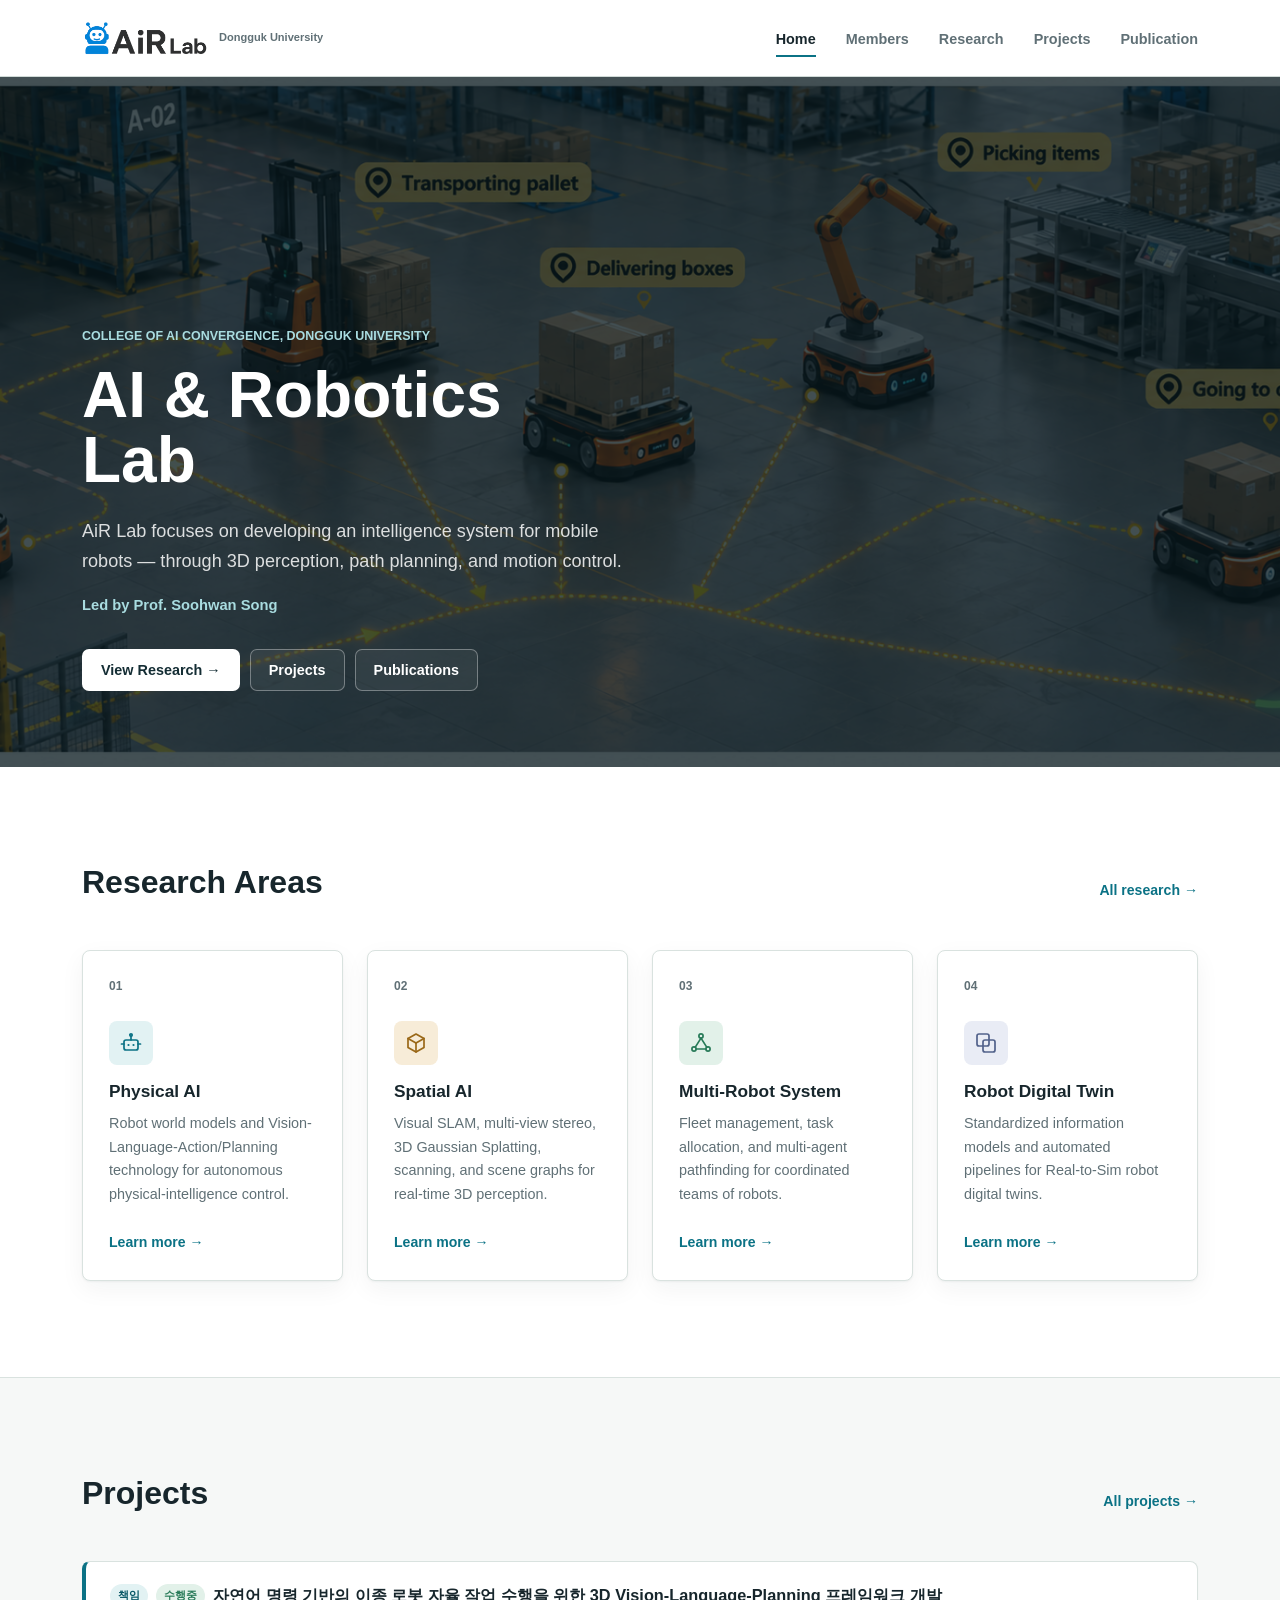
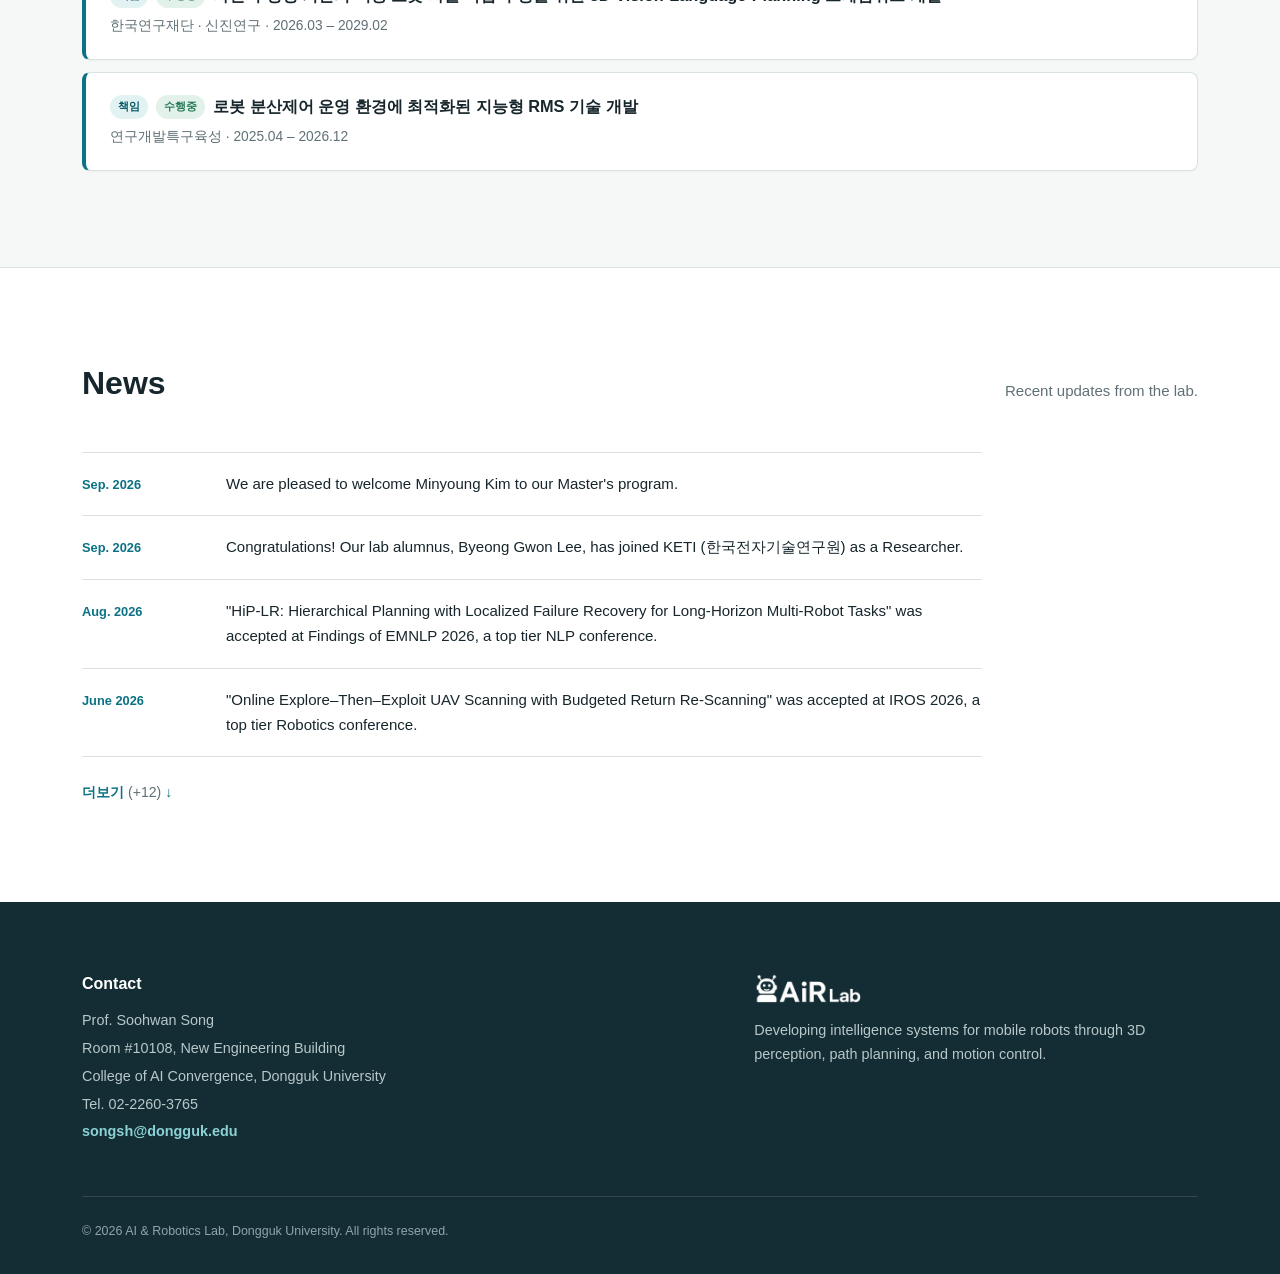
<file: index.html>
<!DOCTYPE html>
<html lang="en">
<head>
<meta charset="UTF-8" />
<meta name="viewport" content="width=device-width, initial-scale=1.0" />
<title>AiR Lab — AI &amp; Robotics Lab, Dongguk University</title>
<meta name="description" content="AI & Robotics Lab (AiR Lab) at Dongguk University develops intelligence systems for mobile robots — 3D vision, navigation, and multi-robot systems." />
<link rel="icon" type="image/png" href="figures/logo/favicon.png" />
<link rel="stylesheet" href="css/style.css" />
</head>
<body data-page="home">

<header class="site-header">
  <div class="container">
    <a href="index.html" class="brand">
      <img src="figures/logo/logo_v3.png" alt="AiR Lab logo" class="brand-logo" />
      <span class="brand-sub">Dongguk University</span>
    </a>
    <nav class="nav">
      <ul class="nav-links">
        <li><a href="index.html" data-page="home">Home</a></li>
        <li><a href="members.html" data-page="members">Members</a></li>
        <li><a href="research.html" data-page="research">Research</a></li>
        <li><a href="projects.html" data-page="projects">Projects</a></li>
        <li><a href="publication.html" data-page="publication">Publication</a></li>
      </ul>
      <button class="nav-toggle" aria-label="Toggle navigation">
        <span></span><span></span><span></span>
      </button>
    </nav>
  </div>
</header>

<section class="hero">
  <div class="container">
    <span class="eyebrow">College of AI Convergence, Dongguk University</span>
    <h1>AI &amp; Robotics Lab</h1>
    <p class="hero-lede">
      AiR Lab focuses on developing an intelligence system for mobile robots —
      through 3D perception, path planning, and motion control.
    </p>
    <p class="hero-meta">Led by Prof. Soohwan Song</p>
    <div class="btn-row">
      <a href="research.html" class="btn btn-primary">View Research →</a>
      <a href="projects.html" class="btn btn-secondary">Projects</a>
      <a href="publication.html" class="btn btn-secondary">Publications</a>
    </div>
  </div>
</section>

<section class="section">
  <div class="container">
    <div class="section-head">
      <h2>Research Areas</h2>
      <a href="research.html" class="section-link">All research →</a>
    </div>
    <div class="research-grid">
      <a href="physical-ai.html" class="research-card">
        <span class="num">01</span>
        <span class="icon"><svg viewBox="0 0 24 24"><rect x="5" y="9" width="14" height="10" rx="2"></rect><circle cx="9.5" cy="14" r="1.1" fill="currentColor" stroke="none"></circle><circle cx="14.5" cy="14" r="1.1" fill="currentColor" stroke="none"></circle><line x1="12" y1="9" x2="12" y2="5"></line><circle cx="12" cy="4" r="1.2"></circle><line x1="5" y1="13" x2="2.5" y2="13"></line><line x1="19" y1="13" x2="21.5" y2="13"></line></svg></span>
        <h3>Physical AI</h3>
        <p>Robot world models and Vision-Language-Action/Planning technology for autonomous physical-intelligence control.</p>
        <span class="card-link">Learn more →</span>
      </a>
      <a href="spatial-ai.html" class="research-card">
        <span class="num">02</span>
        <span class="icon"><svg viewBox="0 0 24 24"><path d="M12 3l8 4.5v9L12 21l-8-4.5v-9L12 3z"></path><path d="M12 12v9"></path><path d="M12 12l8-4.5"></path><path d="M12 12L4 7.5"></path></svg></span>
        <h3>Spatial AI</h3>
        <p>Visual SLAM, multi-view stereo, 3D Gaussian Splatting, scanning, and scene graphs for real-time 3D perception.</p>
        <span class="card-link">Learn more →</span>
      </a>
      <a href="multi-robot.html" class="research-card">
        <span class="num">03</span>
        <span class="icon"><svg viewBox="0 0 24 24"><circle cx="12" cy="5" r="2.1"></circle><circle cx="5" cy="18" r="2.1"></circle><circle cx="19" cy="18" r="2.1"></circle><line x1="12" y1="7.1" x2="6.3" y2="16.1"></line><line x1="12" y1="7.1" x2="17.7" y2="16.1"></line><line x1="7.1" y1="18" x2="16.9" y2="18"></line></svg></span>
        <h3>Multi-Robot System</h3>
        <p>Fleet management, task allocation, and multi-agent pathfinding for coordinated teams of robots.</p>
        <span class="card-link">Learn more →</span>
      </a>
      <a href="digital-twin.html" class="research-card">
        <span class="num">04</span>
        <span class="icon"><svg viewBox="0 0 24 24"><rect x="3" y="3" width="12" height="12" rx="2"></rect><rect x="9" y="9" width="12" height="12" rx="2"></rect></svg></span>
        <h3>Robot Digital Twin</h3>
        <p>Standardized information models and automated pipelines for Real-to-Sim robot digital twins.</p>
        <span class="card-link">Learn more →</span>
      </a>
    </div>
  </div>
</section>

<section class="section">
  <div class="container">
    <div class="section-head">
      <h2>Projects</h2>
      <a href="projects.html" class="section-link">All projects →</a>
    </div>
    <div class="project-list">
      <div class="project-card">
        <div class="project-title-row">
          <span class="role-tag pi">책임</span>
          <span class="status-badge active">수행중</span>
          <h3>자연어 명령 기반의 이종 로봇 자율 작업 수행을 위한 3D Vision-Language-Planning 프레임워크 개발</h3>
        </div>
        <p class="project-meta">한국연구재단 · 신진연구 · 2026.03 – 2029.02</p>
      </div>
      <div class="project-card">
        <div class="project-title-row">
          <span class="role-tag pi">책임</span>
          <span class="status-badge active">수행중</span>
          <h3>로봇 분산제어 운영 환경에 최적화된 지능형 RMS 기술 개발</h3>
        </div>
        <p class="project-meta">연구개발특구육성 · 2025.04 – 2026.12</p>
      </div>
    </div>
  </div>
</section>

<section class="section">
  <div class="container">
    <div class="section-head">
      <h2>News</h2>
      <span class="section-note">Recent updates from the lab.</span>
    </div>
    <ul class="news-list">
      <li class="news-item">
        <span class="news-date">Sep. 2026</span>
        <span class="news-text">We are pleased to welcome Minyoung Kim to our Master's program.</span>
      </li>
      <li class="news-item">
        <span class="news-date">Sep. 2026</span>
        <span class="news-text">Congratulations! Our lab alumnus, Byeong Gwon Lee, has joined KETI (한국전자기술연구원) as a Researcher.</span>
      </li>
      <li class="news-item">
        <span class="news-date">Aug. 2026</span>
        <span class="news-text">"HiP-LR: Hierarchical Planning with Localized Failure Recovery for Long-Horizon Multi-Robot Tasks" was accepted at Findings of EMNLP 2026, a top tier NLP conference.</span>
      </li>
      <li class="news-item">
        <span class="news-date">June 2026</span>
        <span class="news-text">"Online Explore–Then–Exploit UAV Scanning with Budgeted Return Re-Scanning" was accepted at IROS 2026, a top tier Robotics conference.</span>
      </li>
      <li class="news-item news-extra hidden">
        <span class="news-date">June 2026</span>
        <span class="news-text">We are pleased to announce that Master's students In Seong Choi and Si Woo Lee have been awarded the 'AI서울테크 대학원 장학금'. Additionally, In Seong Choi has also received the '한국장학재단 석사우수장학금'.</span>
      </li>
      <li class="news-item news-extra hidden">
        <span class="news-date">Mar. 2026</span>
        <span class="news-text">We are pleased to announce that our lab has been awarded the grant "신진연구A" for the project "3D-VLP (Vision Language Planning) for Multi-Robot System."</span>
      </li>
      <li class="news-item news-extra hidden">
        <span class="news-date">Mar. 2026</span>
        <span class="news-text">We are pleased to welcome Chae Rin Lee, Chan Young Lee, and Seungwoo Jeon as new members to the Master's program.</span>
      </li>
      <li class="news-item news-extra hidden">
        <span class="news-date">Feb. 2026</span>
        <span class="news-text">"PR-IQA: Partial-Reference Image Quality Assessment for Diffusion-Based Novel View Synthesis" was accepted at CVPR 2026, a top tier Computer Vision conference.</span>
      </li>
      <li class="news-item news-extra hidden">
        <span class="news-date">Sep. 2025</span>
        <span class="news-text">We are pleased to welcome a new member, Si Woo Lee, to the Master's program.</span>
      </li>
      <li class="news-item news-extra hidden">
        <span class="news-date">April 2025</span>
        <span class="news-text">"Online 3D Gaussian Splatting Modeling with Novel View Selection" was accepted at IJCAI 2025, a top tier AI conference.</span>
      </li>
      <li class="news-item news-extra hidden">
        <span class="news-date">Mar. 2025</span>
        <span class="news-text">We warmly congratulate our new members, In Seong Choi, Tae Min Kim, and Sang Gi Lee, on joining us as Master's program.</span>
      </li>
      <li class="news-item news-extra hidden">
        <span class="news-date">Sep. 2024</span>
        <span class="news-text">"TopicFM+: Boosting Accuracy and Efficiency of Topic-Assisted Feature Matching" was accepted at IEEE Tran. on Image Processing.</span>
      </li>
      <li class="news-item news-extra hidden">
        <span class="news-date">Feb. 2024</span>
        <span class="news-text">"Learning to Produce Semi-dense Correspondences for Visual Localization" was accepted at CVPR 2024, a top tier computer vision conference.</span>
      </li>
      <li class="news-item news-extra hidden">
        <span class="news-date">Feb. 2024</span>
        <span class="news-text">We are pleased to welcome new members, Byeong Gwon Lee and Seung Been Lee, to the Master's program.</span>
      </li>
      <li class="news-item news-extra hidden">
        <span class="news-date">Oct. 2023</span>
        <span class="news-text">Soohwan Song received the "Outstanding Young Researcher Award" at ICCAS 2023.</span>
      </li>
      <li class="news-item news-extra hidden">
        <span class="news-date">Aug. 2023</span>
        <span class="news-text">This website has been published.</span>
      </li>
    </ul>
    <button class="news-toggle" id="news-toggle" aria-expanded="false">더보기 <span class="count">(+12)</span> ↓</button>
  </div>
</section>

<footer class="site-footer">
  <div class="container">
    <div class="footer-grid">
      <div>
        <h3>Contact</h3>
        <p>Prof. Soohwan Song</p>
        <p>Room #10108, New Engineering Building</p>
        <p>College of AI Convergence, Dongguk University</p>
        <p>Tel. 02-2260-3765</p>
        <p><a class="email" href="mailto:songsh@dongguk.edu">songsh@dongguk.edu</a></p>
      </div>
      <div>
        <img src="figures/logo/logo_v3.png" alt="AI & Robotics Lab (AiR Lab)" class="footer-logo" />
        <p>Developing intelligence systems for mobile robots through 3D perception, path planning, and motion control.</p>
      </div>
    </div>
    <div class="footer-bottom">
      <span>© 2026 AI &amp; Robotics Lab, Dongguk University. All rights reserved.</span>
    </div>
  </div>
</footer>

<script src="js/main.js"></script>
</body>
</html>
</file>
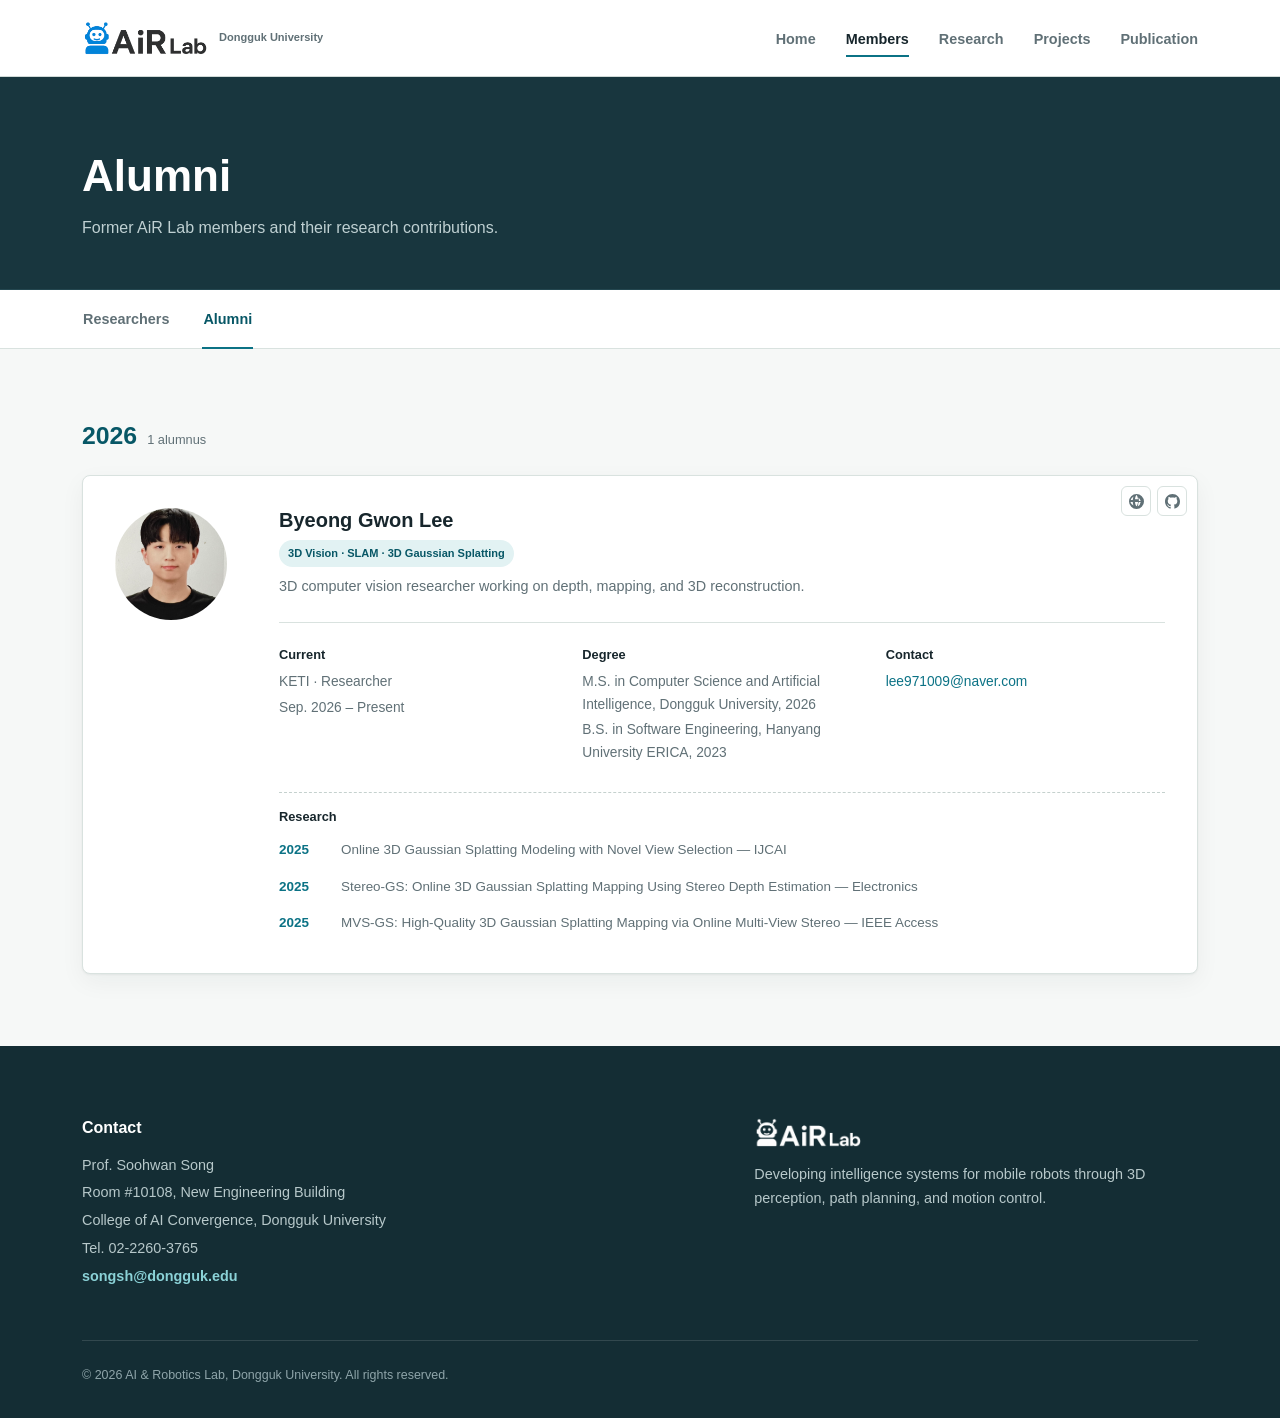
<file: alumni.html>
<!DOCTYPE html>
<html lang="en">
<head>
<meta charset="UTF-8" />
<meta name="viewport" content="width=device-width, initial-scale=1.0" />
<title>Alumni — AiR Lab</title>
<link rel="icon" type="image/png" href="figures/logo/favicon.png" />
<link rel="stylesheet" href="css/style.css" />
</head>
<body data-page="members">

<svg style="display:none">
  <symbol id="icon-github" viewBox="0 0 16 16">
    <path fill="currentColor" d="M8 0C3.58 0 0 3.58 0 8c0 3.54 2.29 6.53 5.47 7.59.4.07.55-.17.55-.38 0-.19-.01-.82-.01-1.49-2.01.37-2.53-.49-2.69-.94-.09-.23-.48-.94-.82-1.13-.28-.15-.68-.52-.01-.53.63-.01 1.08.58 1.23.82.72 1.21 1.87.87 2.33.66.07-.52.28-.87.51-1.07-1.78-.2-3.64-.89-3.64-3.95 0-.87.31-1.59.82-2.15-.08-.2-.36-1.02.08-2.12 0 0 .67-.21 2.2.82.64-.18 1.32-.27 2-.27.68 0 1.36.09 2 .27 1.53-1.04 2.2-.82 2.2-.82.44 1.1.16 1.92.08 2.12.51.56.82 1.27.82 2.15 0 3.07-1.87 3.75-3.65 3.95.29.25.54.73.54 1.48 0 1.07-.01 1.93-.01 2.2 0 .21.15.46.55.38A8.013 8.013 0 0016 8c0-4.42-3.58-8-8-8z"/>
  </symbol>
  <symbol id="icon-homepage" viewBox="0 0 16 16">
    <path fill="currentColor" d="M8 0a8 8 0 100 16A8 8 0 008 0zM1.53 8.5h2.49c.06 1.44.32 2.77.73 3.85A6.53 6.53 0 011.53 8.5zm0-1a6.53 6.53 0 013.22-4.85c-.41 1.08-.67 2.41-.73 3.85H1.53zM8 1.03c.6.53 1.42 2.02 1.61 4.47H6.39C6.58 3.05 7.4 1.56 8 1.03zM6.39 8.5h3.22c-.19 2.45-1.01 3.94-1.61 4.47-.6-.53-1.42-2.02-1.61-4.47zm4.22-1c-.06-1.44-.32-2.77-.73-3.85A6.53 6.53 0 0112.47 7.5h-1.86zm0 1h1.86a6.53 6.53 0 01-3.22 4.85c.41-1.08.67-2.41.73-3.85z"/>
  </symbol>
</svg>

<header class="site-header">
  <div class="container">
    <a href="index.html" class="brand">
      <img src="figures/logo/logo_v3.png" alt="AiR Lab logo" class="brand-logo" />
      <span class="brand-sub">Dongguk University</span>
    </a>
    <nav class="nav">
      <ul class="nav-links">
        <li><a href="index.html" data-page="home">Home</a></li>
        <li><a href="members.html" data-page="members">Members</a></li>
        <li><a href="research.html" data-page="research">Research</a></li>
        <li><a href="projects.html" data-page="projects">Projects</a></li>
        <li><a href="publication.html" data-page="publication">Publication</a></li>
      </ul>
      <button class="nav-toggle" aria-label="Toggle navigation">
        <span></span><span></span><span></span>
      </button>
    </nav>
  </div>
</header>

<section class="page-header">
  <div class="container">
    <h1>Alumni</h1>
    <p>Former AiR Lab members and their research contributions.</p>
  </div>
</section>

<nav class="people-switch" aria-label="People pages">
  <div class="container">
    <div class="people-tabs">
      <a href="members.html">Researchers</a>
      <a class="active" href="alumni.html" aria-current="page">Alumni</a>
    </div>
  </div>
</nav>

<main>
  <section class="alumni-year">
    <div class="container">
      <div class="alumni-year-title">
        <h2>2026</h2>
        <span class="count">1 alumnus</span>
      </div>

      <article class="alumni-card">
        <a class="member-link member-link-home" href="https://lbg030.github.io/index.html" target="_blank" rel="noopener noreferrer" aria-label="Byeong Gwon Lee homepage"><svg viewBox="0 0 16 16"><use href="#icon-homepage"></use></svg></a>
        <a class="member-link" href="https://github.com/lbg030" target="_blank" rel="noopener noreferrer" aria-label="Byeong Gwon Lee GitHub"><svg viewBox="0 0 16 16"><use href="#icon-github"></use></svg></a>
        <img class="alumni-avatar" src="figures/member/Byeong%20Gwon%20Lee.jpg" alt="Byeong Gwon Lee" />

        <div>
          <h3>Byeong Gwon Lee</h3>
          <span class="tag">3D Vision · SLAM · 3D Gaussian Splatting</span>
          <p class="alumni-summary">3D computer vision researcher working on depth, mapping, and 3D reconstruction.</p>

          <div class="alumni-details">
            <section class="alumni-detail">
              <h4>Current</h4>
              <p>KETI · Researcher</p>
              <p>Sep. 2026 – Present</p>
            </section>

            <section class="alumni-detail">
              <h4>Degree</h4>
              <p>M.S. in Computer Science and Artificial Intelligence, Dongguk University, 2026</p>
              <p>B.S. in Software Engineering, Hanyang University ERICA, 2023</p>
            </section>

            <section class="alumni-detail">
              <h4>Contact</h4>
              <p><a href="mailto:lee971009@naver.com">lee971009@naver.com</a></p>
            </section>

            <section class="alumni-research">
              <h4>Research</h4>
              <ul class="alumni-publications">
                <li><span class="year">2025</span><a href="https://arxiv.org/abs/2508.14014" target="_blank" rel="noopener noreferrer">Online 3D Gaussian Splatting Modeling with Novel View Selection — IJCAI</a></li>
                <li><span class="year">2025</span><a href="https://www.mdpi.com/2079-9292/14/22/4436" target="_blank" rel="noopener noreferrer">Stereo-GS: Online 3D Gaussian Splatting Mapping Using Stereo Depth Estimation — Electronics</a></li>
                <li><span class="year">2025</span><a href="https://ieeexplore.ieee.org/document/11050405" target="_blank" rel="noopener noreferrer">MVS-GS: High-Quality 3D Gaussian Splatting Mapping via Online Multi-View Stereo — IEEE Access</a></li>
              </ul>
            </section>
          </div>
        </div>
      </article>
    </div>
  </section>
</main>

<footer class="site-footer">
  <div class="container">
    <div class="footer-grid">
      <div>
        <h3>Contact</h3>
        <p>Prof. Soohwan Song</p>
        <p>Room #10108, New Engineering Building</p>
        <p>College of AI Convergence, Dongguk University</p>
        <p>Tel. 02-2260-3765</p>
        <p><a class="email" href="mailto:songsh@dongguk.edu">songsh@dongguk.edu</a></p>
      </div>
      <div>
        <img src="figures/logo/logo_v3.png" alt="AI & Robotics Lab (AiR Lab)" class="footer-logo" />
        <p>Developing intelligence systems for mobile robots through 3D perception, path planning, and motion control.</p>
      </div>
    </div>
    <div class="footer-bottom">
      <span>© 2026 AI &amp; Robotics Lab, Dongguk University. All rights reserved.</span>
    </div>
  </div>
</footer>

<script src="js/main.js"></script>
</body>
</html>
</file>
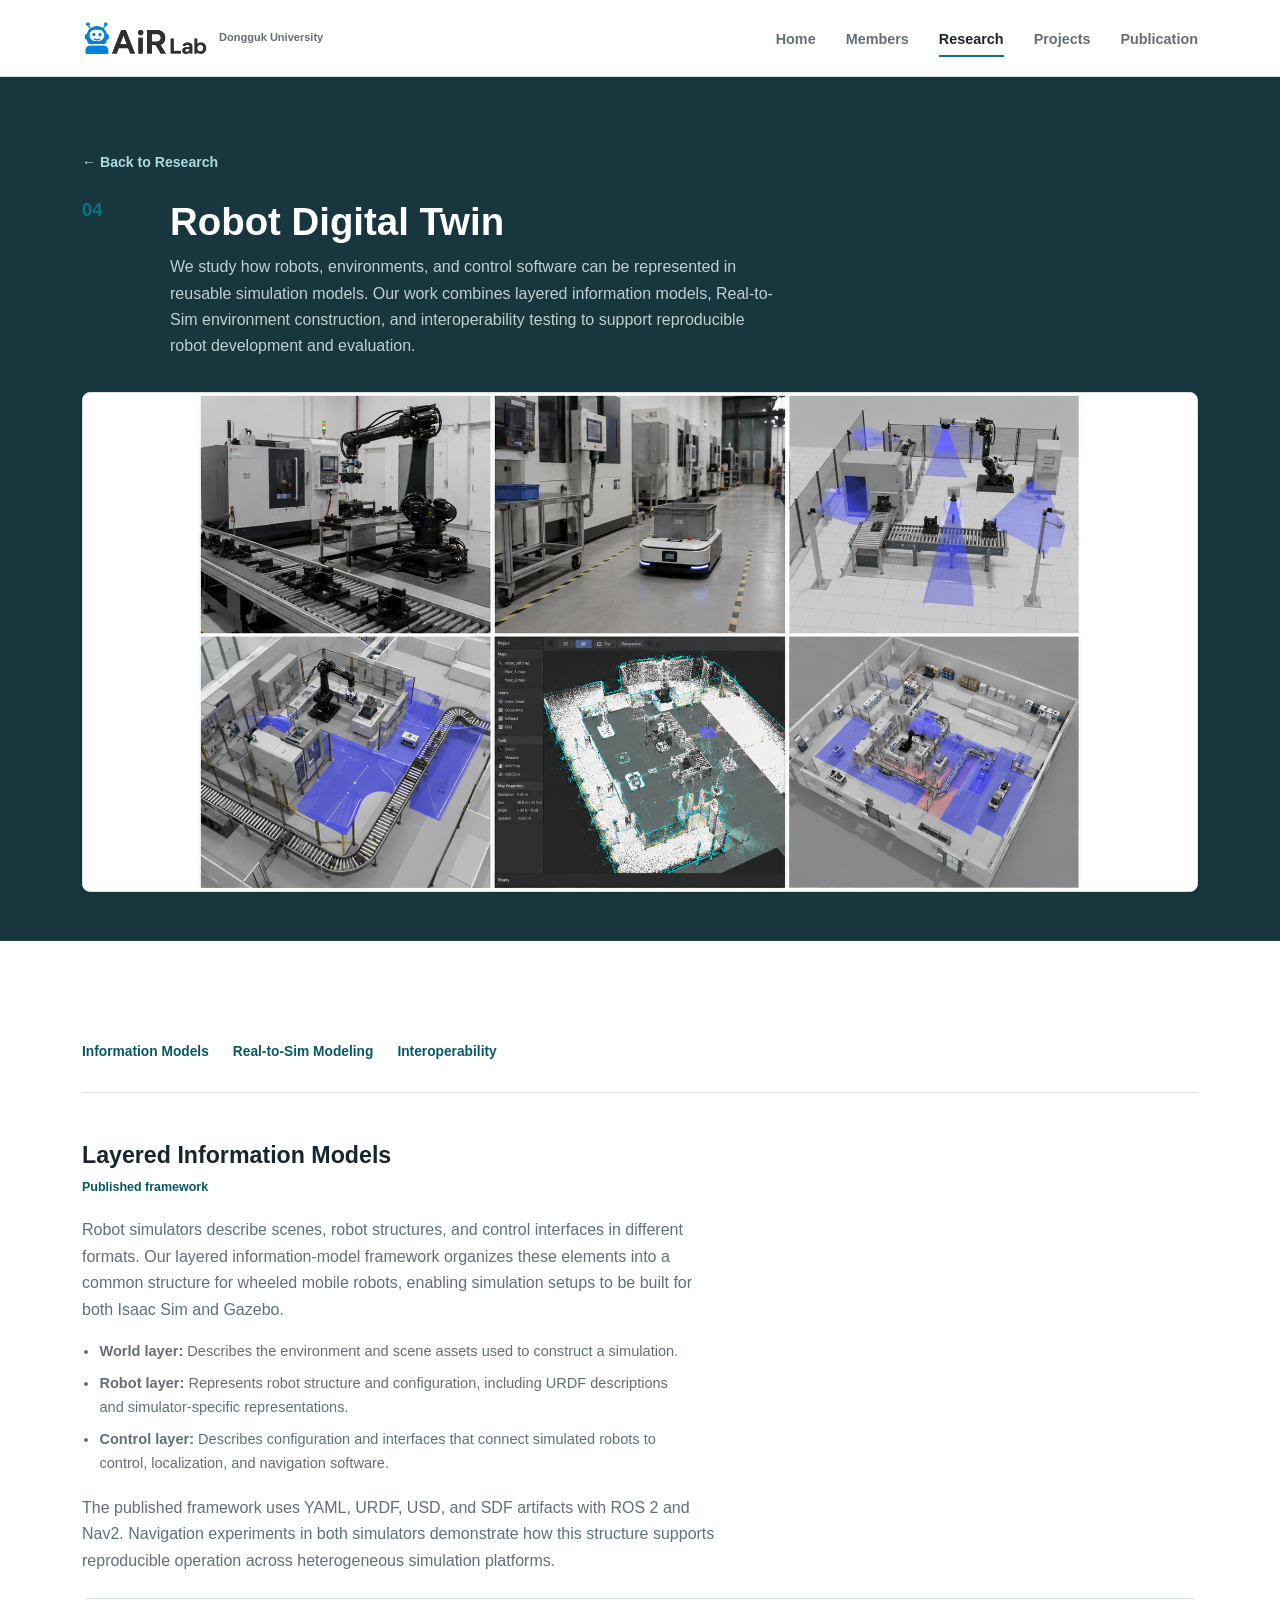
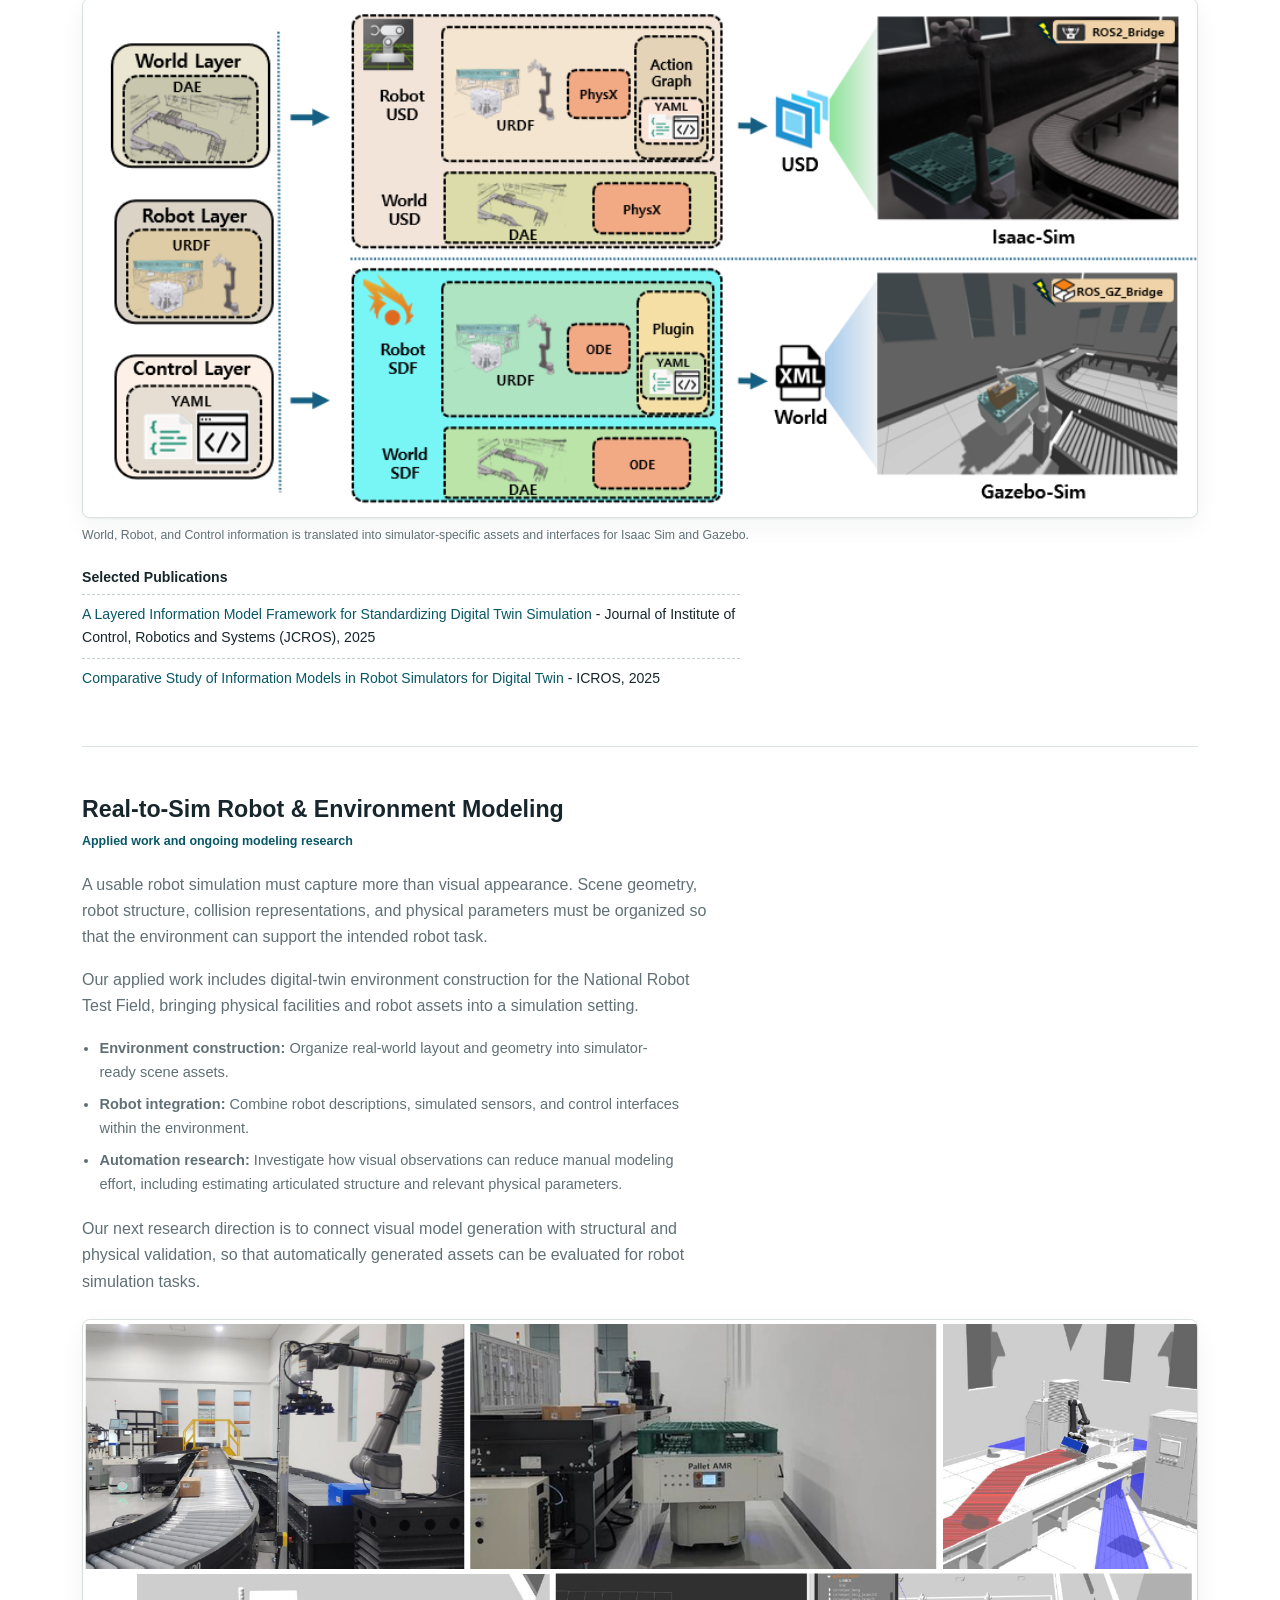
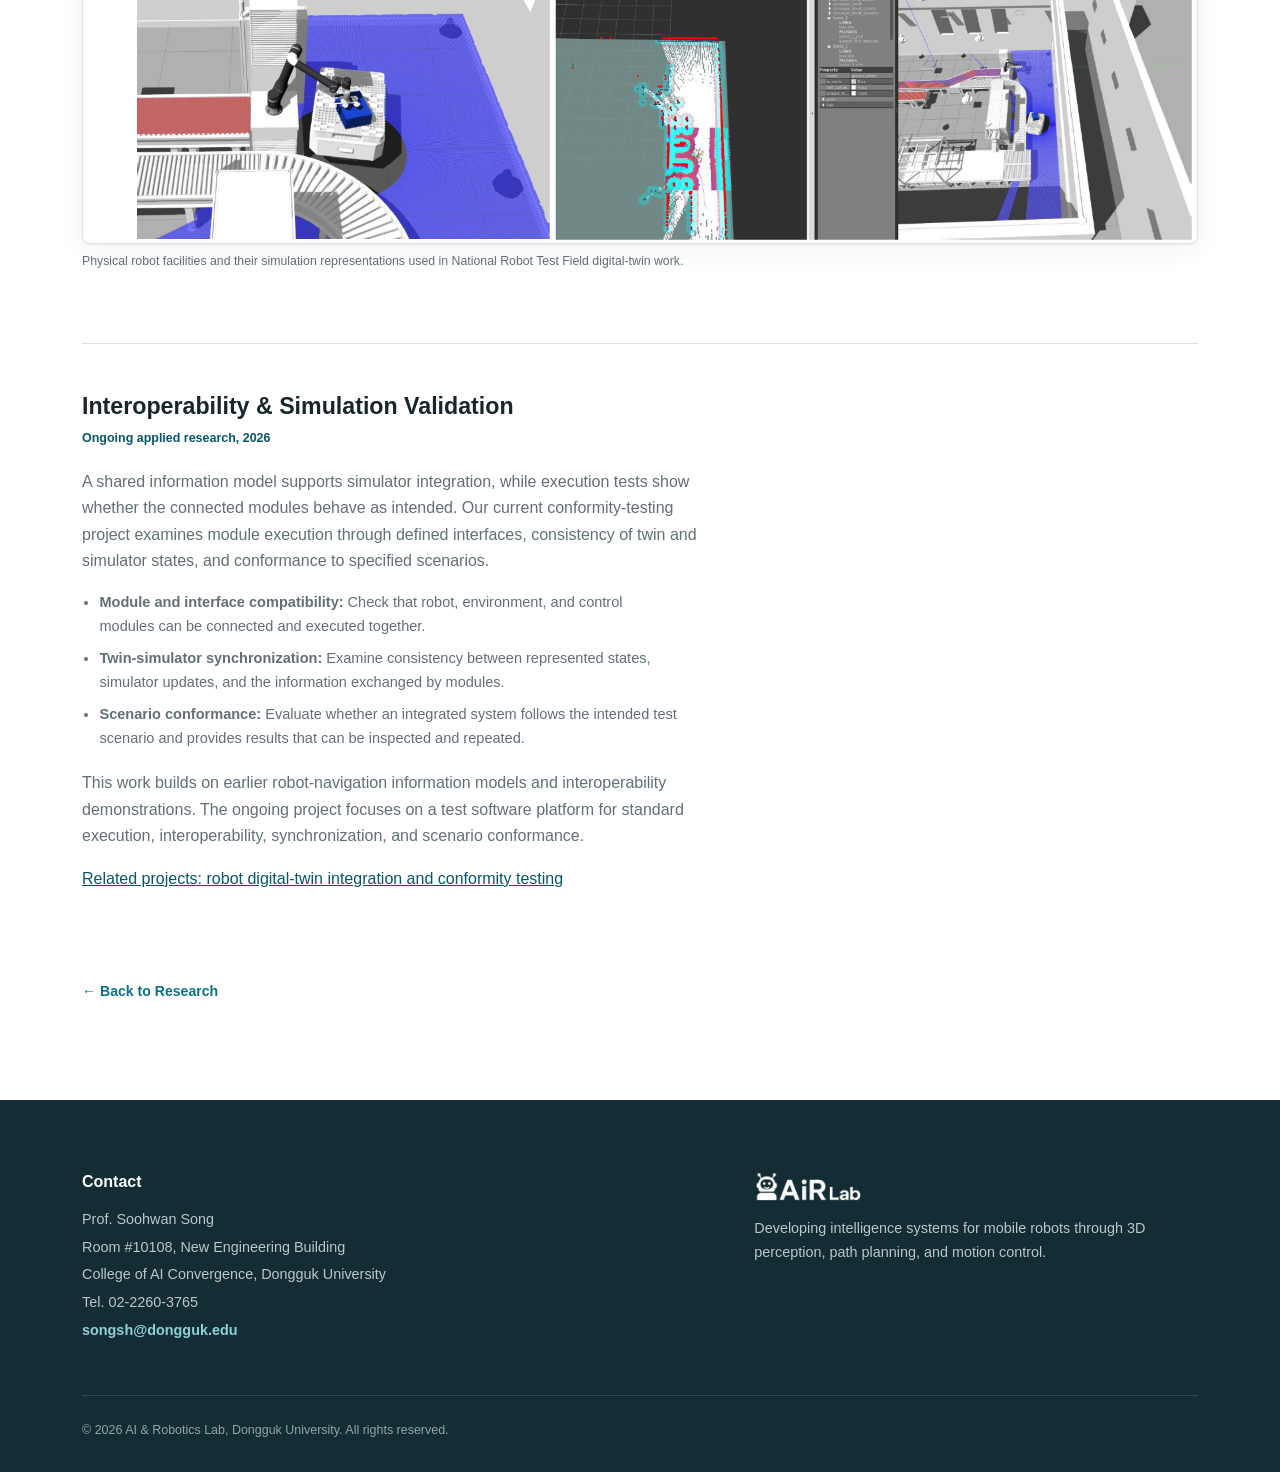
<file: digital-twin.html>
<!DOCTYPE html>
<html lang="en">
<head>
<meta charset="UTF-8" />
<meta name="viewport" content="width=device-width, initial-scale=1.0" />
<meta name="description" content="AiR Lab studies layered information models, Real-to-Sim robot and environment modeling, and interoperability validation for robot digital twins." />
<title>Robot Digital Twin — Research — AiR Lab</title>
<link rel="icon" type="image/png" href="figures/logo/favicon.png" />
<link rel="stylesheet" href="css/style.css" />
</head>
<body data-page="research">

<header class="site-header">
  <div class="container">
    <a href="index.html" class="brand">
      <img src="figures/logo/logo_v3.png" alt="AiR Lab logo" class="brand-logo" />
      <span class="brand-sub">Dongguk University</span>
    </a>
    <nav class="nav">
      <ul class="nav-links">
        <li><a href="index.html" data-page="home">Home</a></li>
        <li><a href="members.html" data-page="members">Members</a></li>
        <li><a href="research.html" data-page="research">Research</a></li>
        <li><a href="projects.html" data-page="projects">Projects</a></li>
        <li><a href="publication.html" data-page="publication">Publication</a></li>
      </ul>
      <button class="nav-toggle" aria-label="Toggle navigation">
        <span></span><span></span><span></span>
      </button>
    </nav>
  </div>
</header>

<section class="page-header">
  <div class="container">
    <a href="research.html" class="section-link">← Back to Research</a>
    <div class="research-detail-head" style="margin-top: var(--space-3);">
      <span class="big-num">04</span>
      <div>
        <h1 class="research-title">Robot Digital Twin</h1>
        <p class="desc" style="margin:0;">
          We study how robots, environments, and control software can be represented in reusable simulation
          models. Our work combines layered information models, Real-to-Sim environment construction, and
          interoperability testing to support reproducible robot development and evaluation.
        </p>
      </div>
    </div>
    <img class="topic-hero-img" src="figures/research/4.RobotDigitalTwin.png" alt="Robot digital-twin environment developed for the National Robot Test Field" />
  </div>
</section>

<section class="section research-article">
  <div class="container">

    <nav class="topic-nav" aria-label="Research topics">
      <a href="#information-models">Information Models</a>
      <a href="#real-to-sim">Real-to-Sim Modeling</a>
      <a href="#interoperability">Interoperability</a>
    </nav>

    <div class="topic-block" id="information-models">
      <h2>Layered Information Models</h2>
      <p class="topic-status">Published framework</p>
      <p class="desc">Robot simulators describe scenes, robot structures, and control interfaces in different formats. Our layered information-model framework organizes these elements into a common structure for wheeled mobile robots, enabling simulation setups to be built for both Isaac Sim and Gazebo.</p>
      <ul class="desc-list">
        <li><strong>World layer:</strong> Describes the environment and scene assets used to construct a simulation.</li>
        <li><strong>Robot layer:</strong> Represents robot structure and configuration, including URDF descriptions and simulator-specific representations.</li>
        <li><strong>Control layer:</strong> Describes configuration and interfaces that connect simulated robots to control, localization, and navigation software.</li>
      </ul>
      <p class="desc">The published framework uses YAML, URDF, USD, and SDF artifacts with ROS 2 and Nav2. Navigation experiments in both simulators demonstrate how this structure supports reproducible operation across heterogeneous simulation platforms.</p>
      <figure class="research-figure">
        <img src="figures/research/slide16_2.png" alt="World, Robot, and Control layers feeding USD and SDF pipelines for Isaac Sim and Gazebo with ROS interfaces" />
        <figcaption>World, Robot, and Control information is translated into simulator-specific assets and interfaces for Isaac Sim and Gazebo.</figcaption>
      </figure>
      <h3 class="related-heading">Selected Publications</h3>
      <ul class="related-pubs">
        <li><a href="https://doi.org/10.5302/J.ICROS.2025.25.0232" target="_blank" rel="noopener noreferrer">A Layered Information Model Framework for Standardizing Digital Twin Simulation</a> - Journal of Institute of Control, Robotics and Systems (JCROS), 2025</li>
        <li><a href="https://www.dbpia.co.kr/journal/articleDetail?nodeId=NODE12313514" target="_blank" rel="noopener noreferrer">Comparative Study of Information Models in Robot Simulators for Digital Twin</a> - ICROS, 2025</li>
      </ul>
    </div>

    <div class="topic-block" id="real-to-sim">
      <h2>Real-to-Sim Robot &amp; Environment Modeling</h2>
      <p class="topic-status">Applied work and ongoing modeling research</p>
      <p class="desc">A usable robot simulation must capture more than visual appearance. Scene geometry, robot structure, collision representations, and physical parameters must be organized so that the environment can support the intended robot task.</p>
      <p class="desc">Our applied work includes digital-twin environment construction for the National Robot Test Field, bringing physical facilities and robot assets into a simulation setting.</p>
      <ul class="desc-list">
        <li><strong>Environment construction:</strong> Organize real-world layout and geometry into simulator-ready scene assets.</li>
        <li><strong>Robot integration:</strong> Combine robot descriptions, simulated sensors, and control interfaces within the environment.</li>
        <li><strong>Automation research:</strong> Investigate how visual observations can reduce manual modeling effort, including estimating articulated structure and relevant physical parameters.</li>
      </ul>
      <p class="desc">Our next research direction is to connect visual model generation with structural and physical validation, so that automatically generated assets can be evaluated for robot simulation tasks.</p>
      <figure class="research-figure">
        <img src="figures/research/slide16_1.png" alt="Physical mobile robots and conveyors alongside simulated robot facilities and mapping views" />
        <figcaption>Physical robot facilities and their simulation representations used in National Robot Test Field digital-twin work.</figcaption>
      </figure>
    </div>

    <div class="topic-block" id="interoperability">
      <h2>Interoperability &amp; Simulation Validation</h2>
      <p class="topic-status">Ongoing applied research, 2026</p>
      <p class="desc">A shared information model supports simulator integration, while execution tests show whether the connected modules behave as intended. Our current conformity-testing project examines module execution through defined interfaces, consistency of twin and simulator states, and conformance to specified scenarios.</p>
      <ul class="desc-list">
        <li><strong>Module and interface compatibility:</strong> Check that robot, environment, and control modules can be connected and executed together.</li>
        <li><strong>Twin-simulator synchronization:</strong> Examine consistency between represented states, simulator updates, and the information exchanged by modules.</li>
        <li><strong>Scenario conformance:</strong> Evaluate whether an integrated system follows the intended test scenario and provides results that can be inspected and repeated.</li>
      </ul>
      <p class="desc">This work builds on earlier robot-navigation information models and interoperability demonstrations. The ongoing project focuses on a test software platform for standard execution, interoperability, synchronization, and scenario conformance.</p>
      <p class="desc"><a href="projects.html">Related projects: robot digital-twin integration and conformity testing</a></p>
    </div>

    <a href="research.html" class="back-to-top">← Back to Research</a>
  </div>
</section>

<footer class="site-footer">
  <div class="container">
    <div class="footer-grid">
      <div>
        <h3>Contact</h3>
        <p>Prof. Soohwan Song</p>
        <p>Room #10108, New Engineering Building</p>
        <p>College of AI Convergence, Dongguk University</p>
        <p>Tel. 02-2260-3765</p>
        <p><a class="email" href="mailto:songsh@dongguk.edu">songsh@dongguk.edu</a></p>
      </div>
      <div>
        <img src="figures/logo/logo_v3.png" alt="AI & Robotics Lab (AiR Lab)" class="footer-logo" />
        <p>Developing intelligence systems for mobile robots through 3D perception, path planning, and motion control.</p>
      </div>
    </div>
    <div class="footer-bottom">
      <span>© 2026 AI &amp; Robotics Lab, Dongguk University. All rights reserved.</span>
    </div>
  </div>
</footer>

<script src="js/main.js"></script>
</body>
</html>
</file>
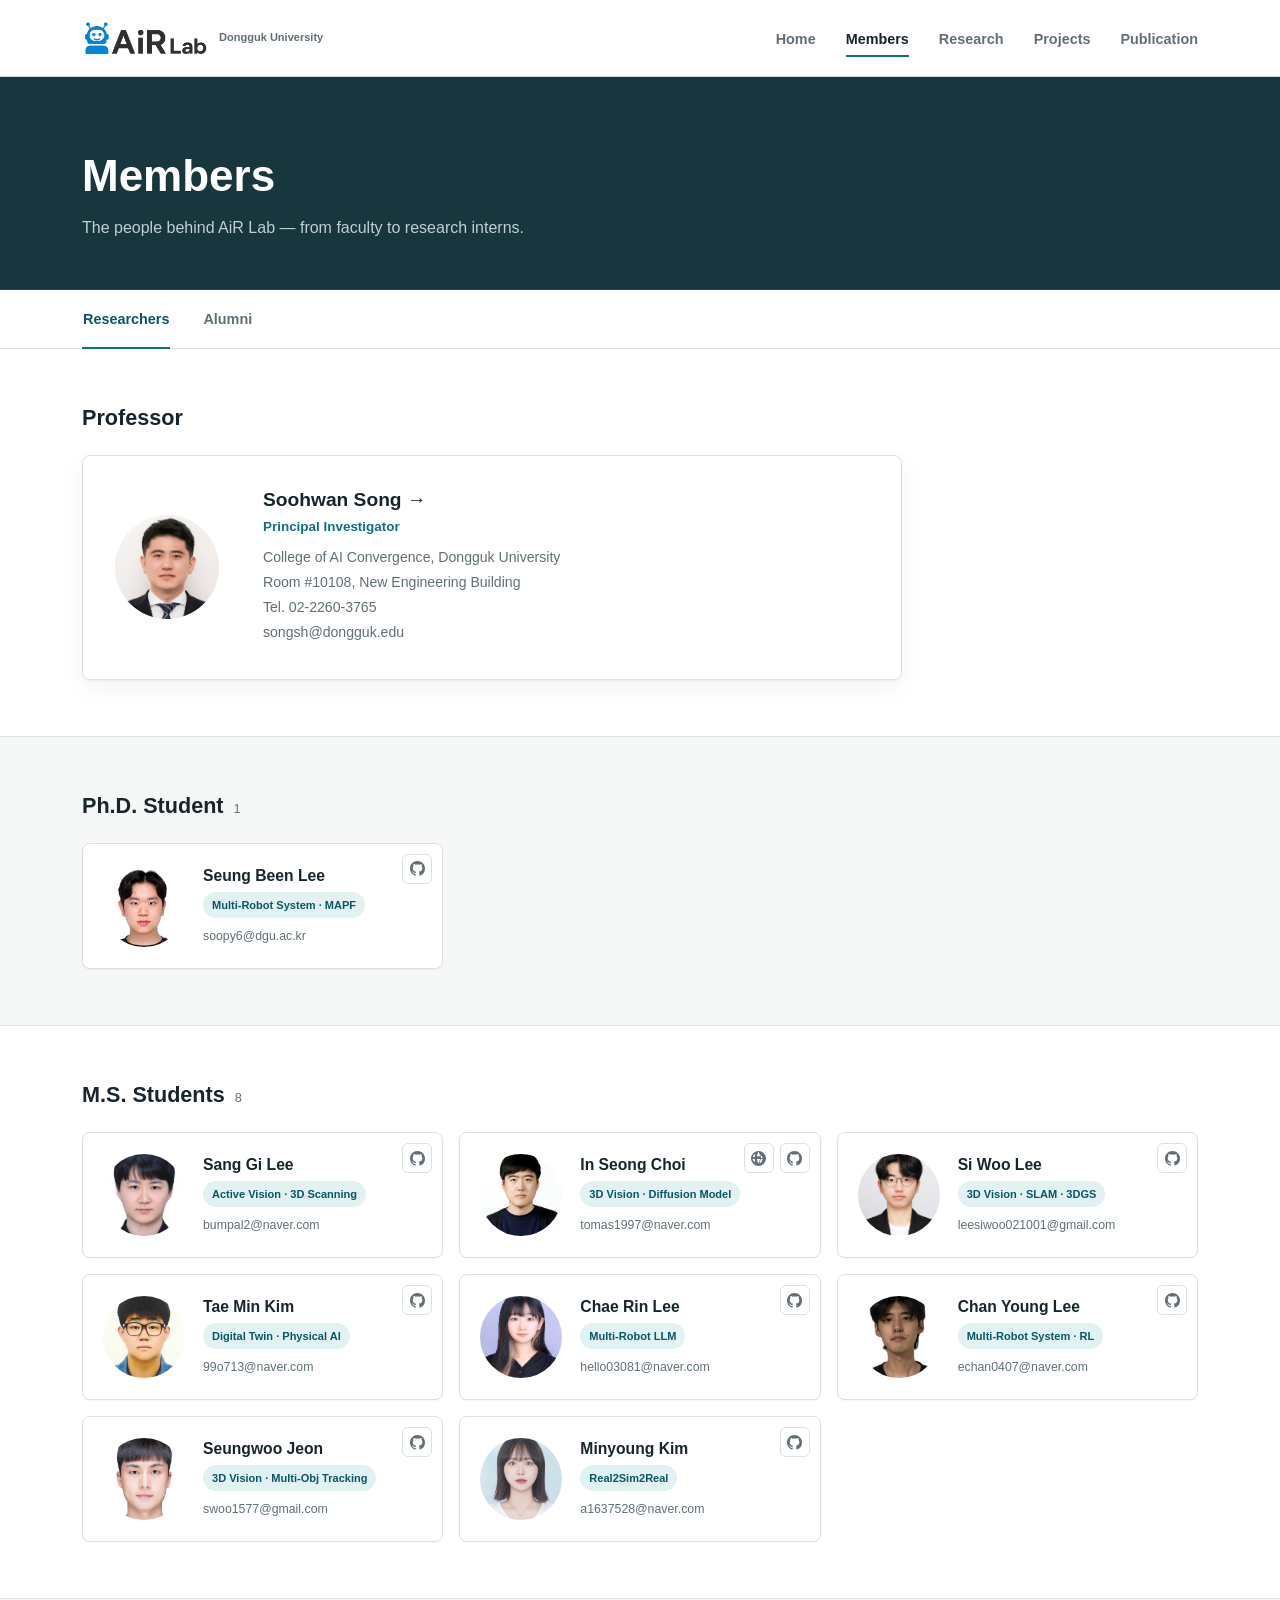
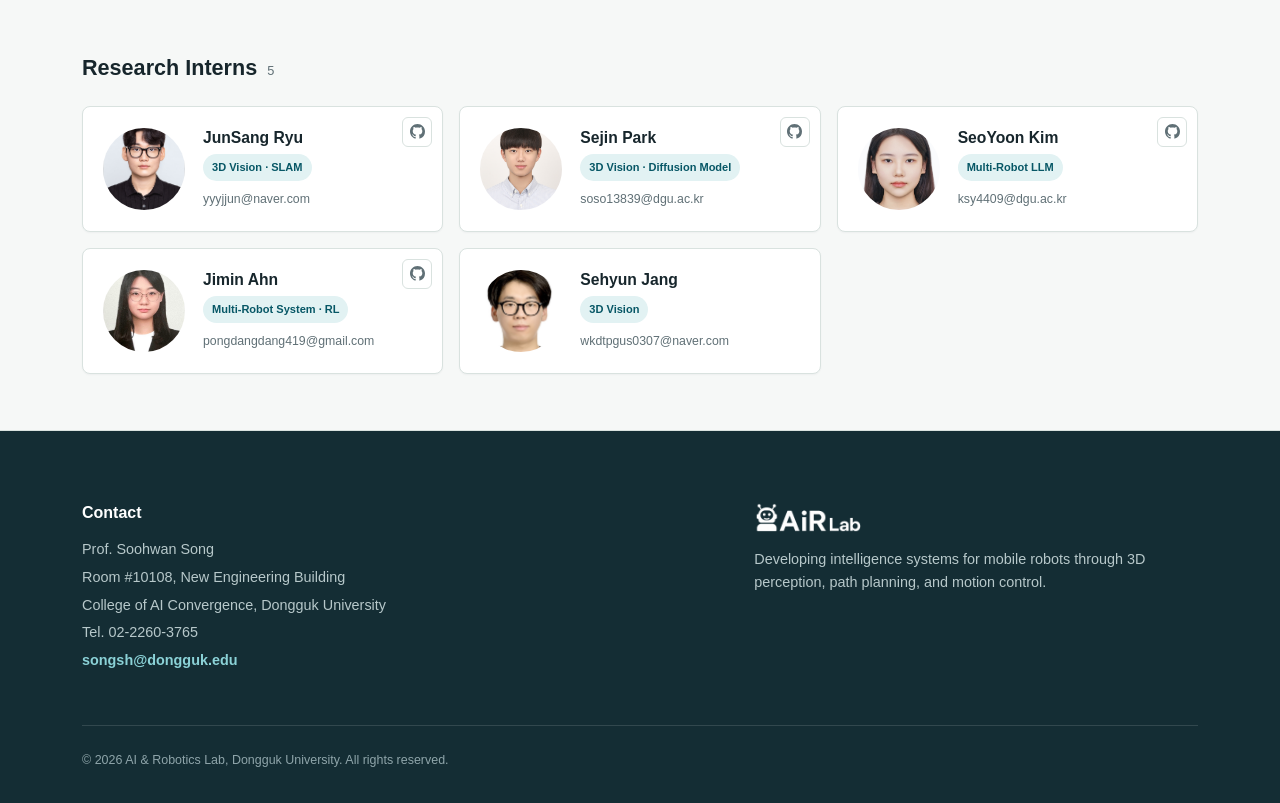
<file: members.html>
<!DOCTYPE html>
<html lang="en">
<head>
<meta charset="UTF-8" />
<meta name="viewport" content="width=device-width, initial-scale=1.0" />
<title>Members — AiR Lab</title>
<link rel="icon" type="image/png" href="figures/logo/favicon.png" />
<link rel="stylesheet" href="css/style.css" />
</head>
<body data-page="members">

<svg style="display:none">
  <symbol id="icon-github" viewBox="0 0 16 16">
    <path fill="currentColor" d="M8 0C3.58 0 0 3.58 0 8c0 3.54 2.29 6.53 5.47 7.59.4.07.55-.17.55-.38 0-.19-.01-.82-.01-1.49-2.01.37-2.53-.49-2.69-.94-.09-.23-.48-.94-.82-1.13-.28-.15-.68-.52-.01-.53.63-.01 1.08.58 1.23.82.72 1.21 1.87.87 2.33.66.07-.52.28-.87.51-1.07-1.78-.2-3.64-.89-3.64-3.95 0-.87.31-1.59.82-2.15-.08-.2-.36-1.02.08-2.12 0 0 .67-.21 2.2.82.64-.18 1.32-.27 2-.27.68 0 1.36.09 2 .27 1.53-1.04 2.2-.82 2.2-.82.44 1.1.16 1.92.08 2.12.51.56.82 1.27.82 2.15 0 3.07-1.87 3.75-3.65 3.95.29.25.54.73.54 1.48 0 1.07-.01 1.93-.01 2.2 0 .21.15.46.55.38A8.013 8.013 0 0016 8c0-4.42-3.58-8-8-8z"/>
  </symbol>
  <symbol id="icon-homepage" viewBox="0 0 16 16">
    <path fill="currentColor" d="M8 0a8 8 0 100 16A8 8 0 008 0zM1.53 8.5h2.49c.06 1.44.32 2.77.73 3.85A6.53 6.53 0 011.53 8.5zm0-1a6.53 6.53 0 013.22-4.85c-.41 1.08-.67 2.41-.73 3.85H1.53zM8 1.03c.6.53 1.42 2.02 1.61 4.47H6.39C6.58 3.05 7.4 1.56 8 1.03zM6.39 8.5h3.22c-.19 2.45-1.01 3.94-1.61 4.47-.6-.53-1.42-2.02-1.61-4.47zm4.22-1c-.06-1.44-.32-2.77-.73-3.85A6.53 6.53 0 0112.47 7.5h-1.86zm0 1h1.86a6.53 6.53 0 01-3.22 4.85c.41-1.08.67-2.41.73-3.85z"/>
  </symbol>
</svg>

<header class="site-header">
  <div class="container">
    <a href="index.html" class="brand">
      <img src="figures/logo/logo_v3.png" alt="AiR Lab logo" class="brand-logo" />
      <span class="brand-sub">Dongguk University</span>
    </a>
    <nav class="nav">
      <ul class="nav-links">
        <li><a href="index.html" data-page="home">Home</a></li>
        <li><a href="members.html" data-page="members">Members</a></li>
        <li><a href="research.html" data-page="research">Research</a></li>
        <li><a href="projects.html" data-page="projects">Projects</a></li>
        <li><a href="publication.html" data-page="publication">Publication</a></li>
      </ul>
      <button class="nav-toggle" aria-label="Toggle navigation">
        <span></span><span></span><span></span>
      </button>
    </nav>
  </div>
</header>

<section class="page-header">
  <div class="container">
    <h1>Members</h1>
    <p>The people behind AiR Lab — from faculty to research interns.</p>
  </div>
</section>

<nav class="people-switch" aria-label="People pages">
  <div class="container">
    <div class="people-tabs">
      <a class="active" href="members.html" aria-current="page">Researchers</a>
      <a href="alumni.html">Alumni</a>
    </div>
  </div>
</nav>

<section class="member-group">
  <div class="container">
    <div class="member-group-title"><h2>Professor</h2></div>
    <a href="professor.html" class="pi-card pi-card-link">
      <img class="pi-avatar" src="figures/member/Soohwan%20Song.jpg" alt="Soohwan Song" />
      <div>
        <h3>Soohwan Song →</h3>
        <div class="role">Principal Investigator</div>
        <p>College of AI Convergence, Dongguk University</p>
        <p>Room #10108, New Engineering Building</p>
        <p>Tel. 02-2260-3765</p>
        <p class="email">songsh@dongguk.edu</p>
      </div>
    </a>
  </div>
</section>

<section class="member-group">
  <div class="container">
    <div class="member-group-title"><h2>Ph.D. Student</h2><span class="count">1</span></div>
    <div class="member-grid">
      <div class="member-card">
        <a class="member-link" href="https://github.com/seungbeeen" target="_blank" rel="noopener noreferrer" aria-label="Seung Been Lee homepage"><svg viewBox="0 0 16 16"><use href="#icon-github"></use></svg></a>
        <img class="member-avatar" src="figures/member/Seung%20Been%20Lee.jpg" alt="Seung Been Lee" />
        <div>
          <h4>Seung Been Lee</h4>
          <span class="tag">Multi-Robot System · MAPF</span>
          <p class="email">soopy6@dgu.ac.kr</p>
        </div>
      </div>
    </div>
  </div>
</section>

<section class="member-group">
  <div class="container">
    <div class="member-group-title"><h2>M.S. Students</h2><span class="count">8</span></div>
    <div class="member-grid">
      <div class="member-card">
        <a class="member-link" href="https://github.com/lsk1233" target="_blank" rel="noopener noreferrer" aria-label="Sang Gi Lee homepage"><svg viewBox="0 0 16 16"><use href="#icon-github"></use></svg></a>
        <img class="member-avatar" src="figures/member/Sang%20Gi%20Lee.jpeg" alt="Sang Gi Lee" />
        <div>
          <h4>Sang Gi Lee</h4>
          <span class="tag">Active Vision · 3D Scanning</span>
          <p class="email">bumpal2@naver.com</p>
        </div>
      </div>
      <div class="member-card">
        <a class="member-link member-link-home" href="https://kakaomacao.github.io/" target="_blank" rel="noopener noreferrer" aria-label="In Seong Choi homepage"><svg viewBox="0 0 16 16"><use href="#icon-homepage"></use></svg></a>
        <a class="member-link" href="https://github.com/Kakaomacao" target="_blank" rel="noopener noreferrer" aria-label="In Seong Choi GitHub"><svg viewBox="0 0 16 16"><use href="#icon-github"></use></svg></a>
        <img class="member-avatar" src="figures/member/In%20Seong%20Choi.jpg" alt="In Seong Choi" />
        <div>
          <h4>In Seong Choi</h4>
          <span class="tag">3D Vision · Diffusion Model</span>
          <p class="email">tomas1997@naver.com</p>
        </div>
      </div>
      <div class="member-card">
        <a class="member-link" href="https://github.com/2cu-1001" target="_blank" rel="noopener noreferrer" aria-label="Si Woo Lee homepage"><svg viewBox="0 0 16 16"><use href="#icon-github"></use></svg></a>
        <img class="member-avatar" src="figures/member/Si%20Woo%20Lee.jpg" alt="Si Woo Lee" />
        <div>
          <h4>Si Woo Lee</h4>
          <span class="tag">3D Vision · SLAM · 3DGS</span>
          <p class="email">leesiwoo021001@gmail.com</p>
        </div>
      </div>
      <div class="member-card">
        <a class="member-link" href="https://github.com/Adoem" target="_blank" rel="noopener noreferrer" aria-label="Tae Min Kim homepage"><svg viewBox="0 0 16 16"><use href="#icon-github"></use></svg></a>
        <img class="member-avatar" src="figures/member/Tae%20Min%20Kim.png" alt="Tae Min Kim" />
        <div>
          <h4>Tae Min Kim</h4>
          <span class="tag">Digital Twin · Physical AI</span>
          <p class="email">99o713@naver.com</p>
        </div>
      </div>
      <div class="member-card">
        <a class="member-link" href="https://github.com/leechaerin03" target="_blank" rel="noopener noreferrer" aria-label="Chae Rin Lee homepage"><svg viewBox="0 0 16 16"><use href="#icon-github"></use></svg></a>
        <img class="member-avatar" src="figures/member/Chae%20Rin%20Lee.jpg" alt="Chae Rin Lee" />
        <div>
          <h4>Chae Rin Lee</h4>
          <span class="tag">Multi-Robot LLM</span>
          <p class="email">hello03081@naver.com</p>
        </div>
      </div>
      <div class="member-card">
        <a class="member-link" href="https://github.com/gitchanNot" target="_blank" rel="noopener noreferrer" aria-label="Chan Young Lee homepage"><svg viewBox="0 0 16 16"><use href="#icon-github"></use></svg></a>
        <img class="member-avatar" src="figures/member/Chan%20Young%20Lee.jpeg" alt="Chan Young Lee" />
        <div>
          <h4>Chan Young Lee</h4>
          <span class="tag">Multi-Robot System · RL</span>
          <p class="email">echan0407@naver.com</p>
        </div>
      </div>
      <div class="member-card">
        <a class="member-link" href="https://github.com/Jeonseungwoo1" target="_blank" rel="noopener noreferrer" aria-label="Seungwoo Jeon homepage"><svg viewBox="0 0 16 16"><use href="#icon-github"></use></svg></a>
        <img class="member-avatar" src="figures/member/Seungwoo%20Jeon.JPG" alt="Seungwoo Jeon" />
        <div>
          <h4>Seungwoo Jeon</h4>
          <span class="tag">3D Vision · Multi-Obj Tracking</span>
          <p class="email">swoo1577@gmail.com</p>
        </div>
      </div>
      <div class="member-card">
        <a class="member-link" href="https://github.com/lemonminyoung" target="_blank" rel="noopener noreferrer" aria-label="Minyoung Kim homepage"><svg viewBox="0 0 16 16"><use href="#icon-github"></use></svg></a>
        <img class="member-avatar" src="figures/member/Minyoung%20Kim.jpg" alt="Minyoung Kim" />
        <div>
          <h4>Minyoung Kim</h4>
          <span class="tag">Real2Sim2Real</span>
          <p class="email">a1637528@naver.com</p>
        </div>
      </div>
    </div>
  </div>
</section>

<section class="member-group">
  <div class="container">
    <div class="member-group-title"><h2>Research Interns</h2><span class="count">5</span></div>
    <div class="member-grid">
      <div class="member-card">
        <a class="member-link" href="https://github.com/RZS211" target="_blank" rel="noopener noreferrer" aria-label="JunSang Ryu homepage"><svg viewBox="0 0 16 16"><use href="#icon-github"></use></svg></a>
        <img class="member-avatar" src="figures/member/JunSang%20Ryu.jpg" alt="JunSang Ryu" />
        <div>
          <h4>JunSang Ryu</h4>
          <span class="tag">3D Vision · SLAM</span>
          <p class="email">yyyjjun@naver.com</p>
        </div>
      </div>
      <div class="member-card">
        <a class="member-link" href="https://github.com/parksj0526" target="_blank" rel="noopener noreferrer" aria-label="Sejin Park homepage"><svg viewBox="0 0 16 16"><use href="#icon-github"></use></svg></a>
        <img class="member-avatar" src="figures/member/Sejin%20Park.jpeg" alt="Sejin Park" />
        <div>
          <h4>Sejin Park</h4>
          <span class="tag">3D Vision · Diffusion Model</span>
          <p class="email">soso13839@dgu.ac.kr</p>
        </div>
      </div>
      <div class="member-card">
        <a class="member-link" href="https://github.com/scrla" target="_blank" rel="noopener noreferrer" aria-label="SeoYoon Kim homepage"><svg viewBox="0 0 16 16"><use href="#icon-github"></use></svg></a>
        <img class="member-avatar" src="figures/member/SeoYoon%20Kim.JPG" alt="SeoYoon Kim" />
        <div>
          <h4>SeoYoon Kim</h4>
          <span class="tag">Multi-Robot LLM</span>
          <p class="email">ksy4409@dgu.ac.kr</p>
        </div>
      </div>
      <div class="member-card">
        <a class="member-link" href="https://github.com/pongdang04" target="_blank" rel="noopener noreferrer" aria-label="Jimin Ahn homepage"><svg viewBox="0 0 16 16"><use href="#icon-github"></use></svg></a>
        <img class="member-avatar" src="figures/member/Jimin%20Ahn.jpg" alt="Jimin Ahn" />
        <div>
          <h4>Jimin Ahn</h4>
          <span class="tag">Multi-Robot System · RL</span>
          <p class="email">pongdangdang419@gmail.com</p>
        </div>
      </div>
      <div class="member-card">
        <img class="member-avatar" src="figures/member/Sehyun%20Jang.jpg" alt="Sehyun Jang" />
        <div>
          <h4>Sehyun Jang</h4>
          <span class="tag">3D Vision</span>
          <p class="email">wkdtpgus0307@naver.com</p>
        </div>
      </div>
    </div>
  </div>
</section>

<footer class="site-footer">
  <div class="container">
    <div class="footer-grid">
      <div>
        <h3>Contact</h3>
        <p>Prof. Soohwan Song</p>
        <p>Room #10108, New Engineering Building</p>
        <p>College of AI Convergence, Dongguk University</p>
        <p>Tel. 02-2260-3765</p>
        <p><a class="email" href="mailto:songsh@dongguk.edu">songsh@dongguk.edu</a></p>
      </div>
      <div>
        <img src="figures/logo/logo_v3.png" alt="AI & Robotics Lab (AiR Lab)" class="footer-logo" />
        <p>Developing intelligence systems for mobile robots through 3D perception, path planning, and motion control.</p>
      </div>
    </div>
    <div class="footer-bottom">
      <span>© 2026 AI &amp; Robotics Lab, Dongguk University. All rights reserved.</span>
    </div>
  </div>
</footer>

<script src="js/main.js"></script>
</body>
</html>
</file>
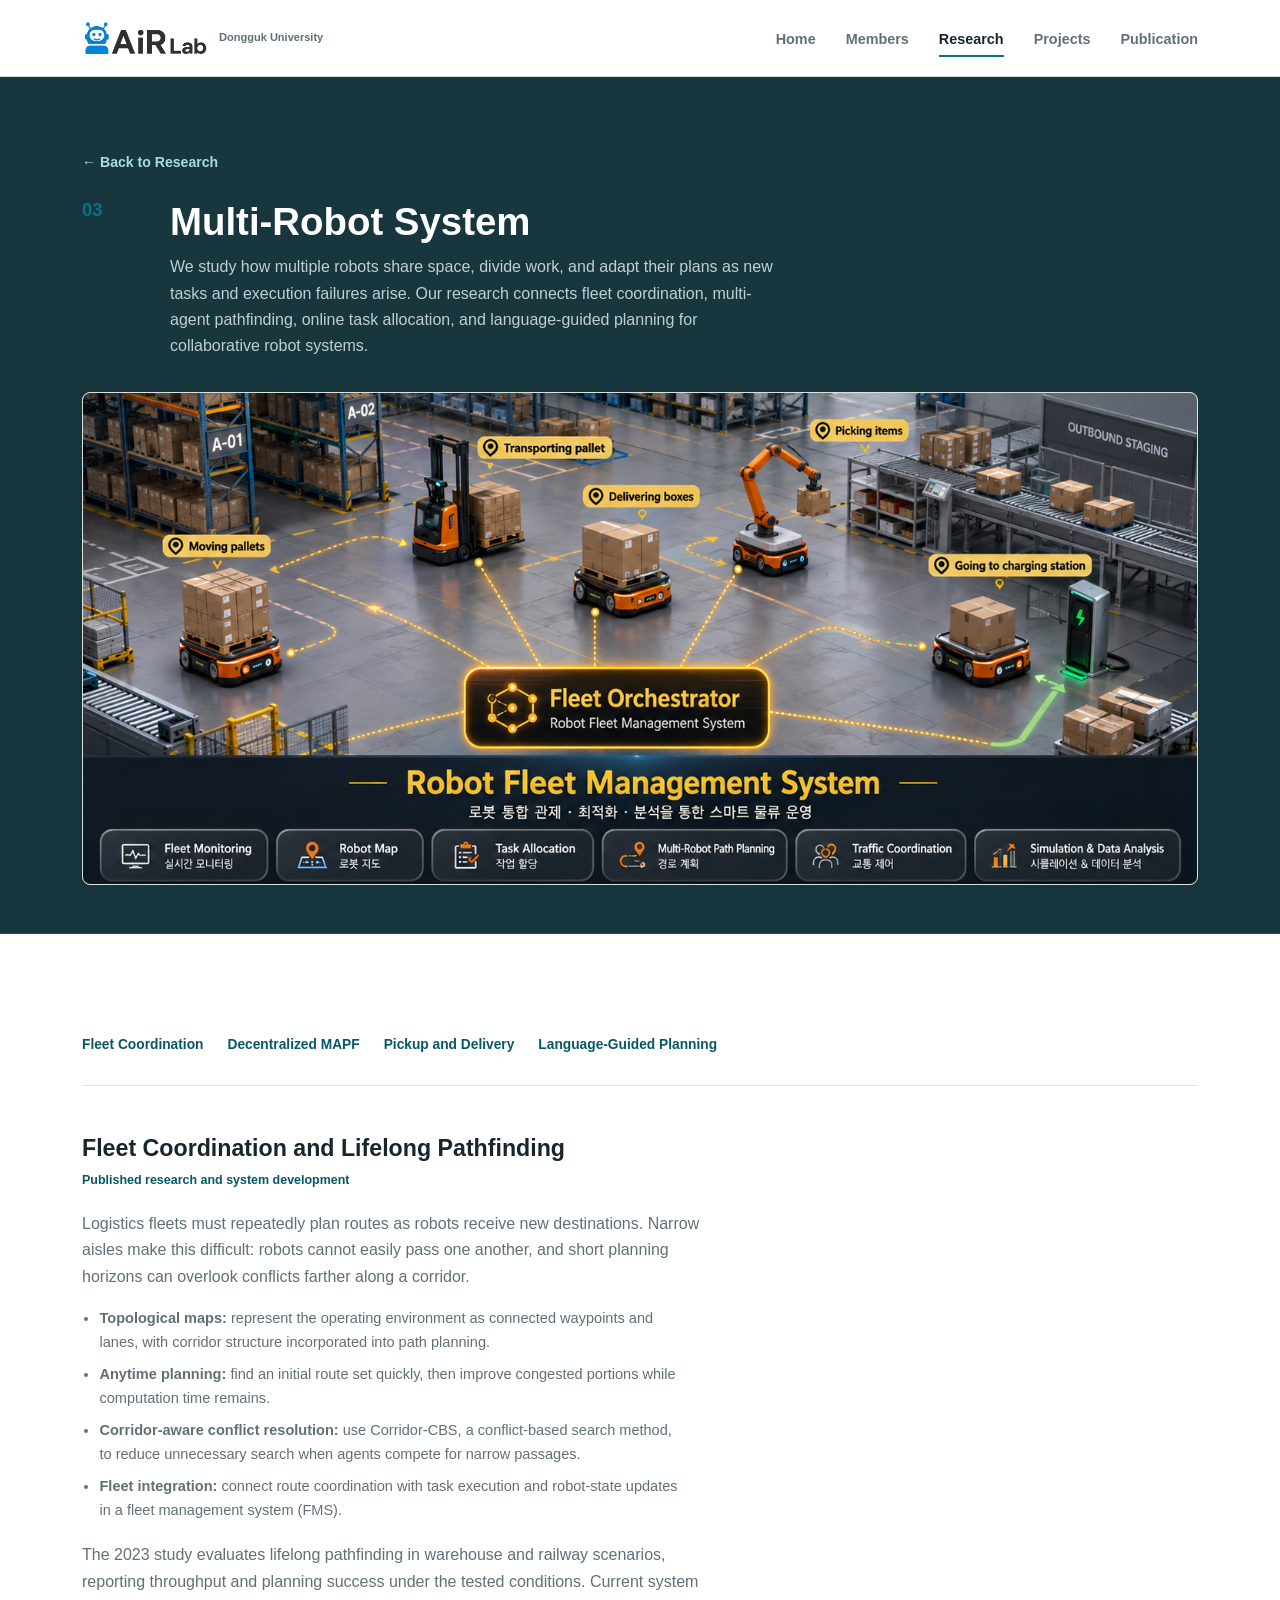
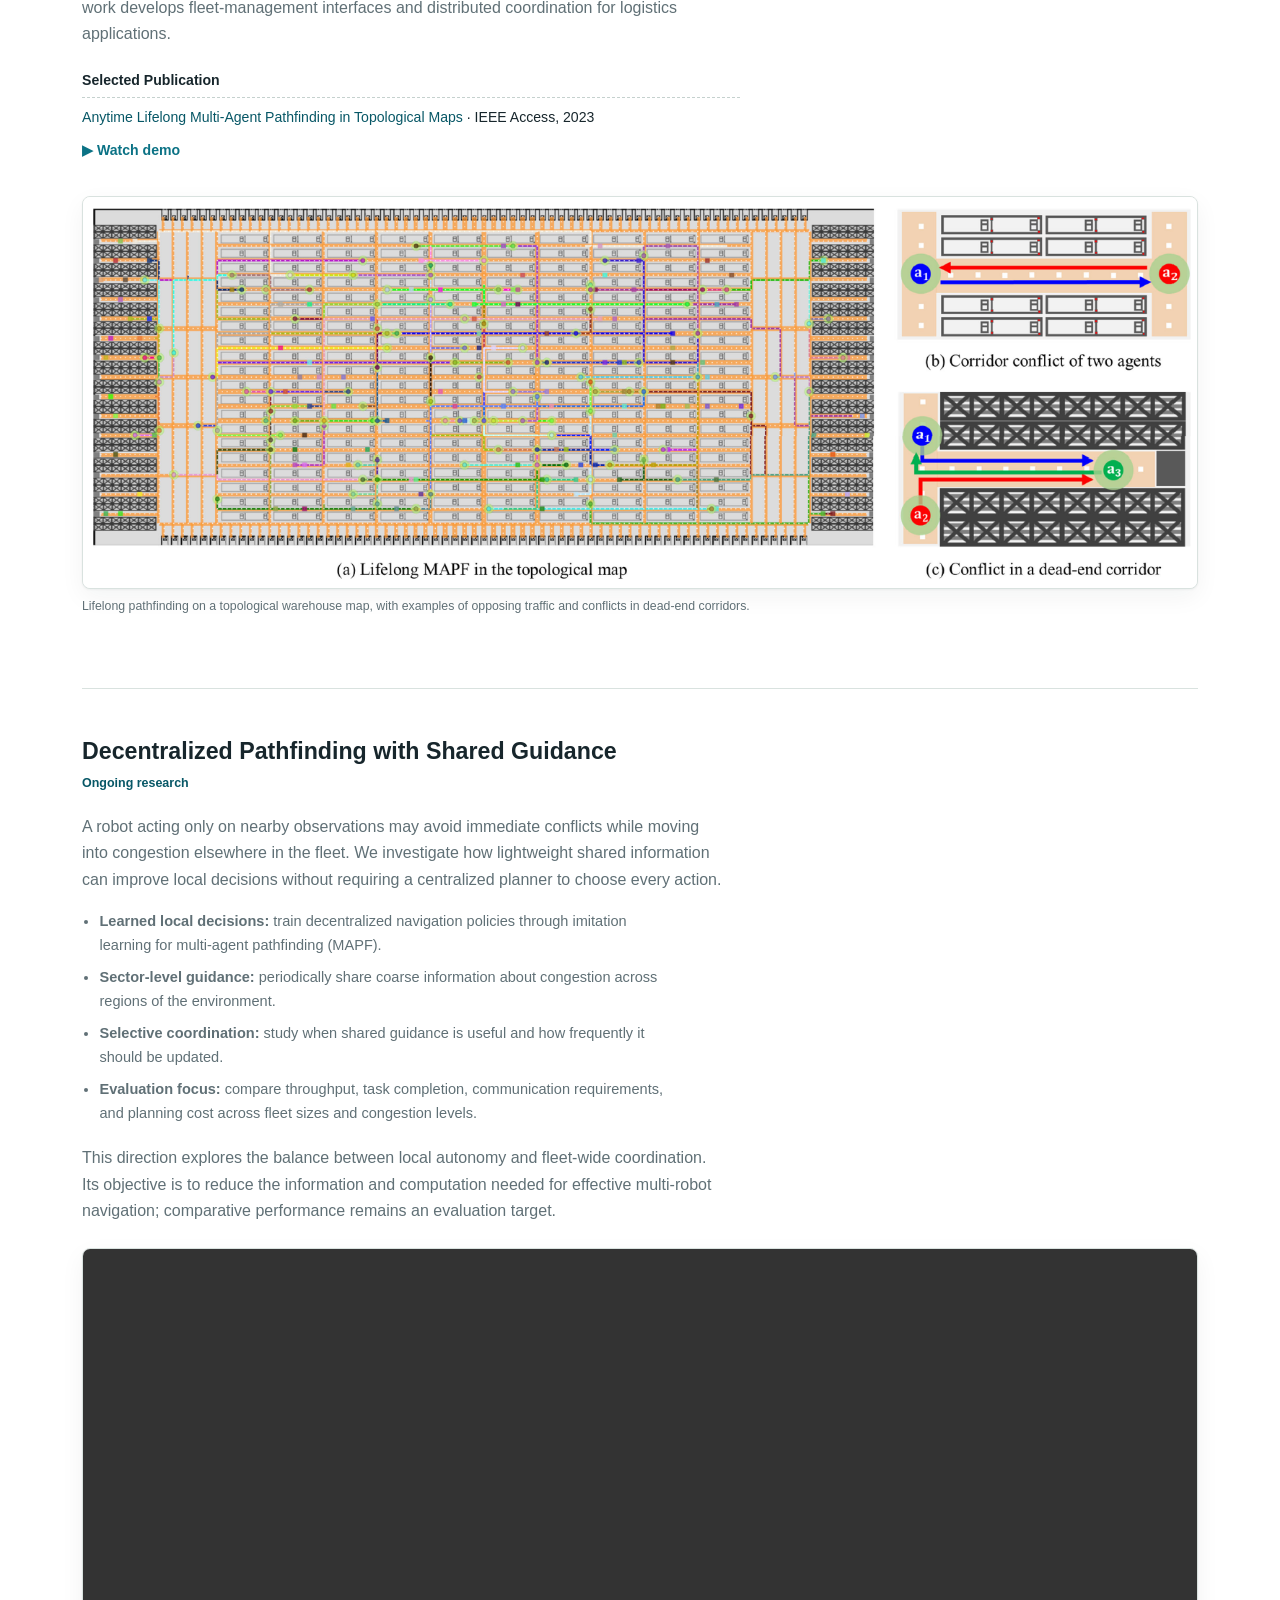
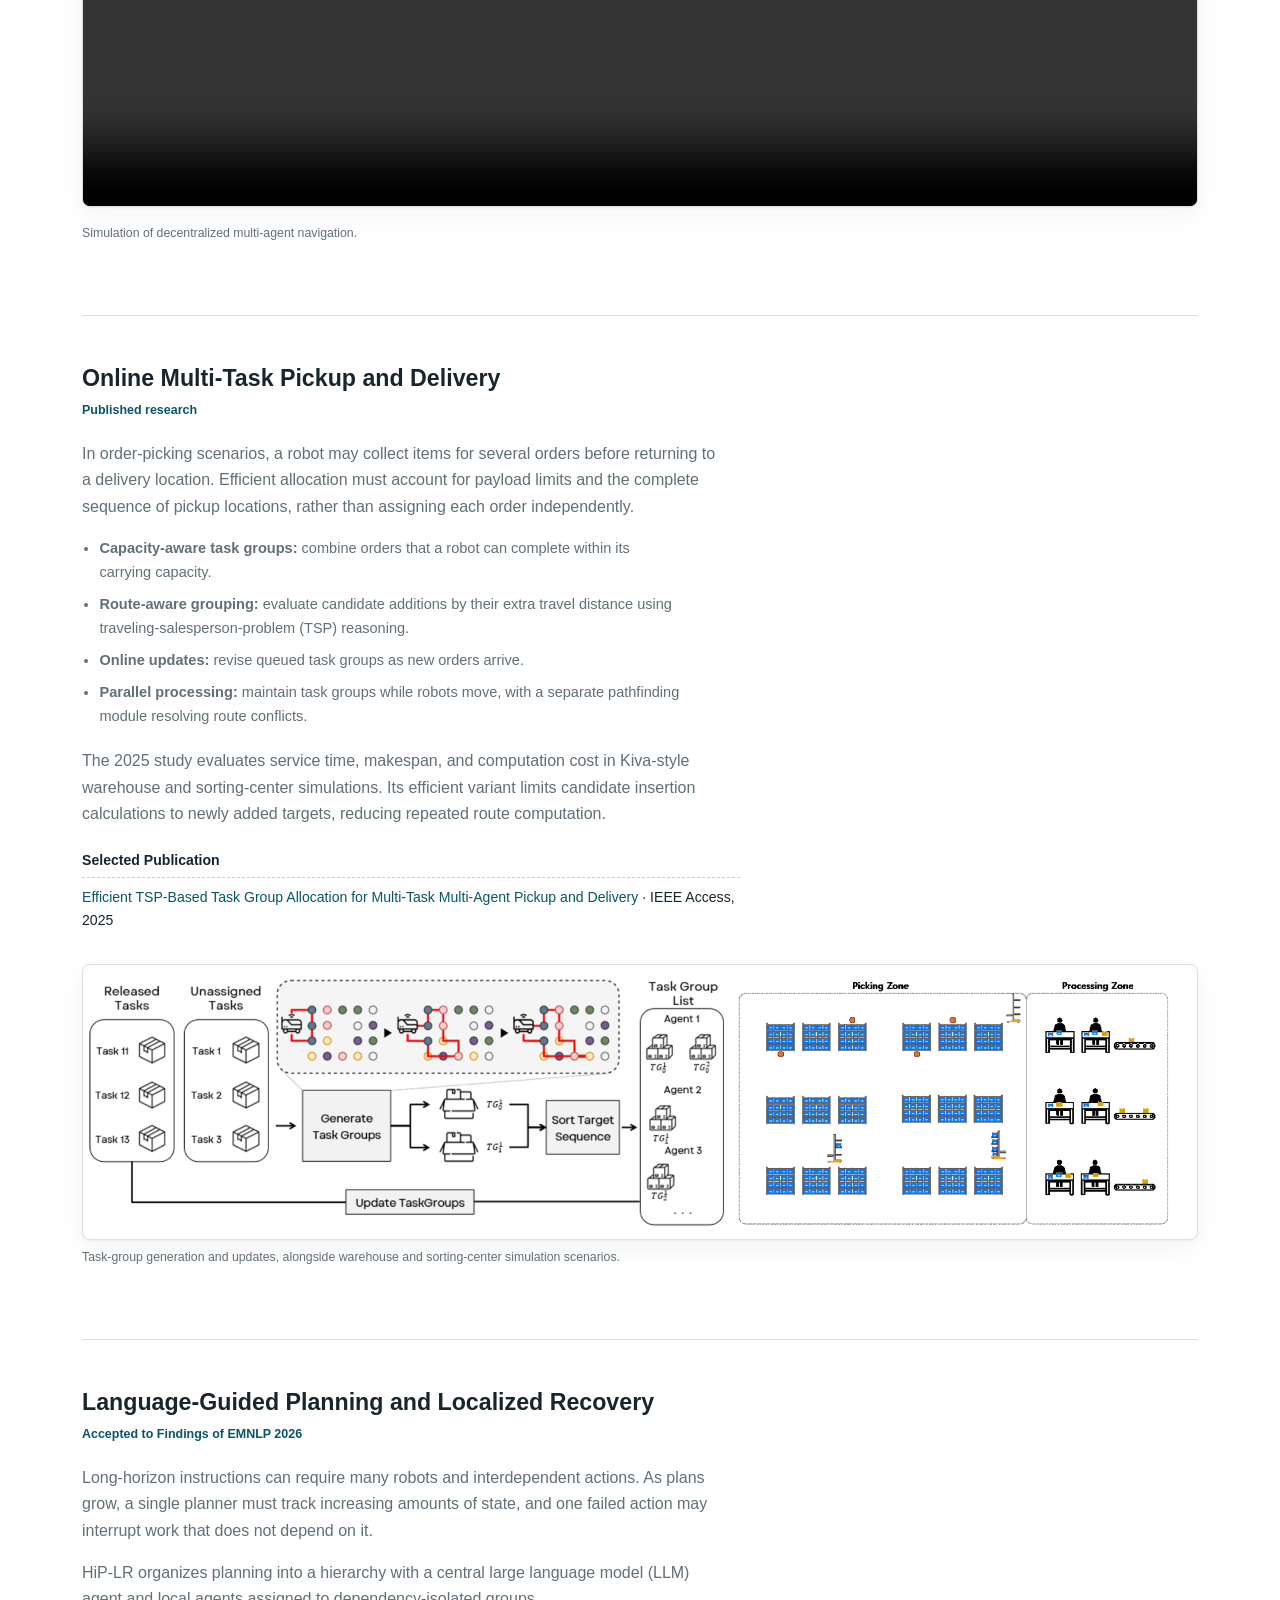
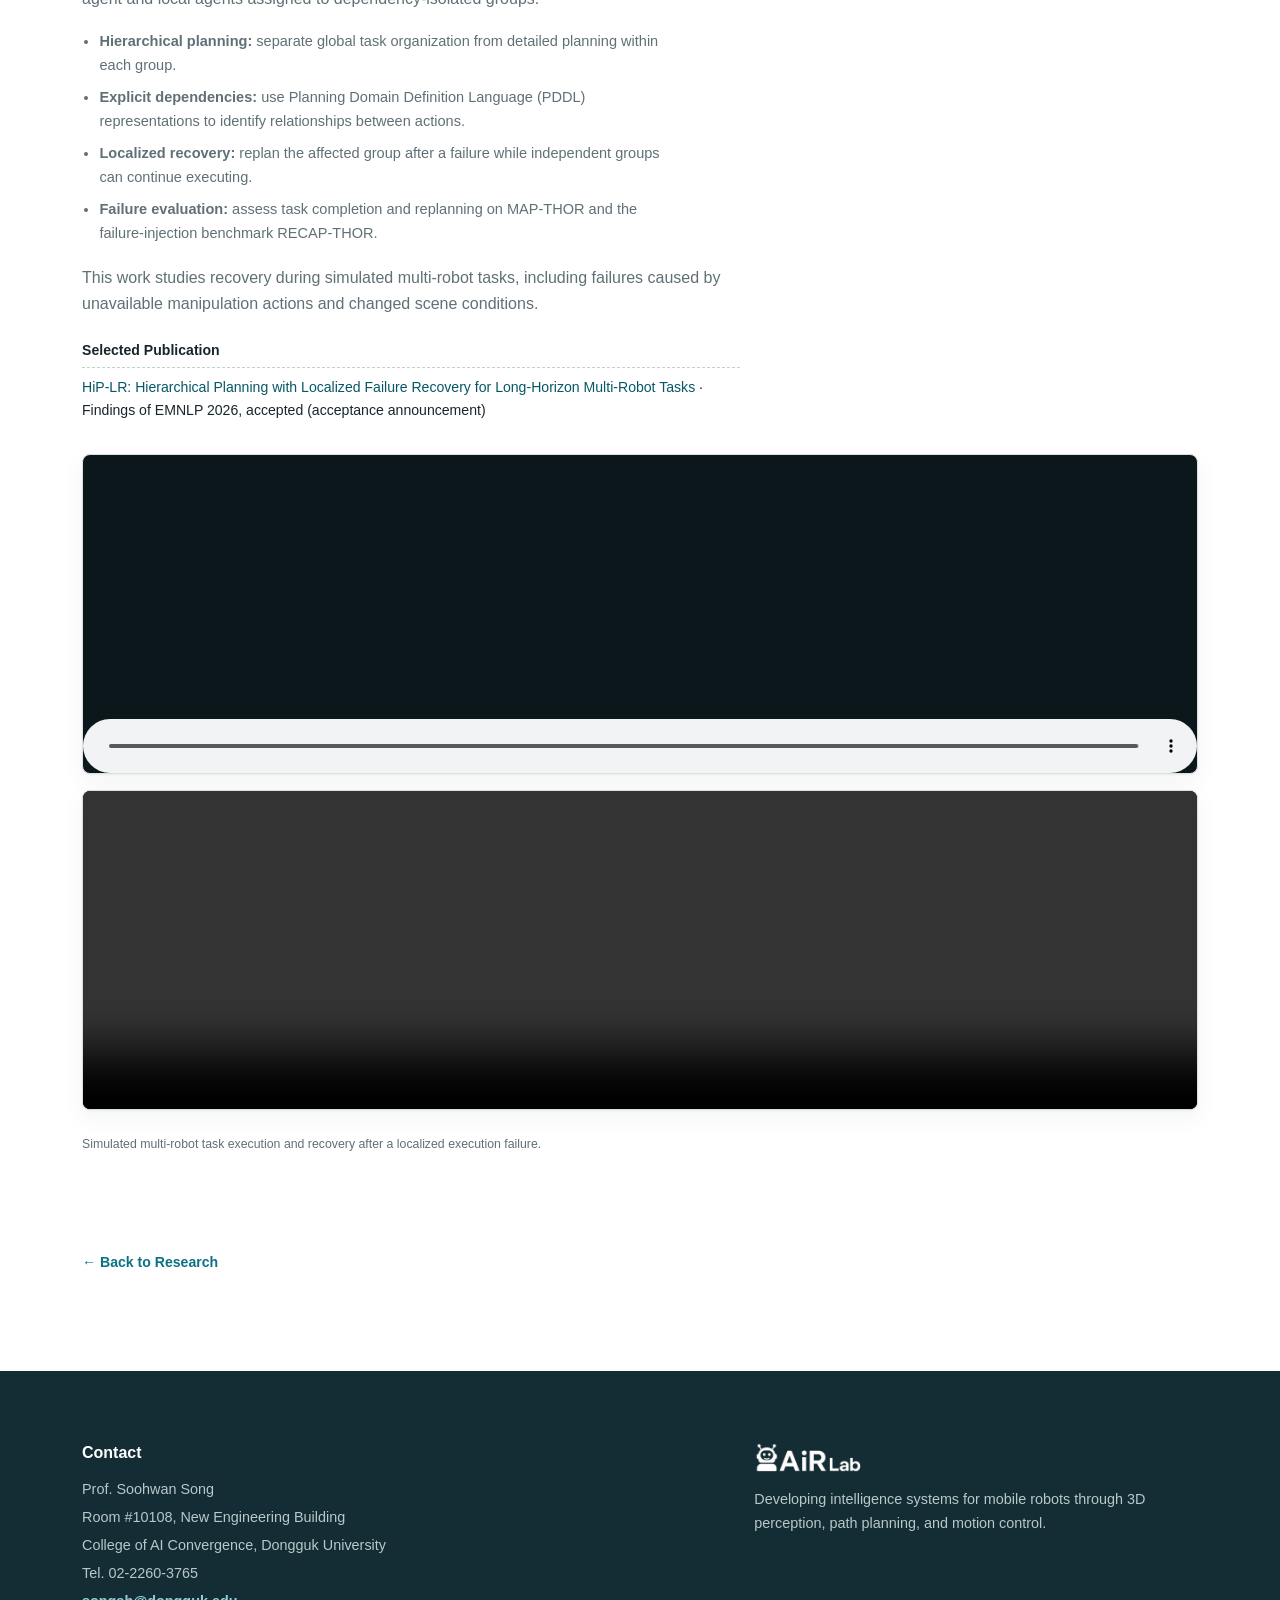
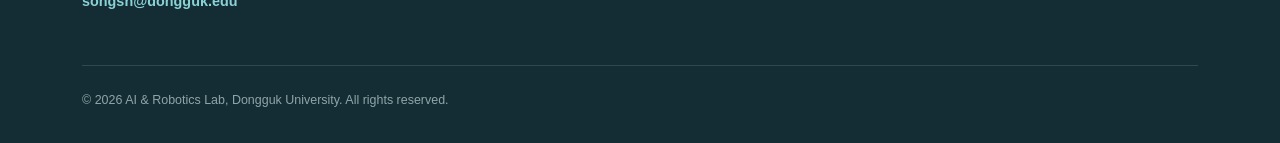
<file: multi-robot.html>
<!DOCTYPE html>
<html lang="en">
<head>
<meta charset="UTF-8" />
<meta name="viewport" content="width=device-width, initial-scale=1.0" />
<meta name="description" content="AiR Lab studies robot fleet coordination, lifelong multi-agent pathfinding, online pickup and delivery, and language-guided multi-robot planning with localized recovery." />
<title>Multi-Robot System — Research — AiR Lab</title>
<link rel="icon" type="image/png" href="figures/logo/favicon.png" />
<link rel="stylesheet" href="css/style.css" />
</head>
<body data-page="research">

<header class="site-header">
  <div class="container">
    <a href="index.html" class="brand">
      <img src="figures/logo/logo_v3.png" alt="AiR Lab logo" class="brand-logo" />
      <span class="brand-sub">Dongguk University</span>
    </a>
    <nav class="nav">
      <ul class="nav-links">
        <li><a href="index.html" data-page="home">Home</a></li>
        <li><a href="members.html" data-page="members">Members</a></li>
        <li><a href="research.html" data-page="research">Research</a></li>
        <li><a href="projects.html" data-page="projects">Projects</a></li>
        <li><a href="publication.html" data-page="publication">Publication</a></li>
      </ul>
      <button class="nav-toggle" aria-label="Toggle navigation">
        <span></span><span></span><span></span>
      </button>
    </nav>
  </div>
</header>

<section class="page-header">
  <div class="container">
    <a href="research.html" class="section-link">← Back to Research</a>
    <div class="research-detail-head" style="margin-top: var(--space-3);">
      <span class="big-num">03</span>
      <div>
        <h1 class="research-title">Multi-Robot System</h1>
        <p class="desc" style="margin:0;">
          We study how multiple robots share space, divide work, and adapt their plans as new tasks and execution
          failures arise. Our research connects fleet coordination, multi-agent pathfinding, online task allocation,
          and language-guided planning for collaborative robot systems.
        </p>
      </div>
    </div>
    <img class="topic-hero-img" src="figures/research/3.Multi-RobotSystem.png" alt="Overview of multi-robot coordination and robot fleet management research" />
  </div>
</section>

<section class="section research-article">
  <div class="container">

    <nav class="topic-nav" aria-label="Research topics">
      <a href="#fleet-coordination">Fleet Coordination</a>
      <a href="#decentralized-mapf">Decentralized MAPF</a>
      <a href="#pickup-delivery">Pickup and Delivery</a>
      <a href="#language-planning">Language-Guided Planning</a>
    </nav>

    <div class="topic-block" id="fleet-coordination">
      <h2>Fleet Coordination and Lifelong Pathfinding</h2>
      <p class="topic-status">Published research and system development</p>
      <p class="desc">Logistics fleets must repeatedly plan routes as robots receive new destinations. Narrow aisles make this difficult: robots cannot easily pass one another, and short planning horizons can overlook conflicts farther along a corridor.</p>
      <ul class="desc-list">
        <li><strong>Topological maps:</strong> represent the operating environment as connected waypoints and lanes, with corridor structure incorporated into path planning.</li>
        <li><strong>Anytime planning:</strong> find an initial route set quickly, then improve congested portions while computation time remains.</li>
        <li><strong>Corridor-aware conflict resolution:</strong> use Corridor-CBS, a conflict-based search method, to reduce unnecessary search when agents compete for narrow passages.</li>
        <li><strong>Fleet integration:</strong> connect route coordination with task execution and robot-state updates in a fleet management system (FMS).</li>
      </ul>
      <p class="desc">The 2023 study evaluates lifelong pathfinding in warehouse and railway scenarios, reporting throughput and planning success under the tested conditions. Current system work develops fleet-management interfaces and distributed coordination for logistics applications.</p>
      <h3 class="related-heading">Selected Publication</h3>
      <ul class="related-pubs">
        <li><a href="https://doi.org/10.1109/ACCESS.2023.3249471" target="_blank" rel="noopener noreferrer">Anytime Lifelong Multi-Agent Pathfinding in Topological Maps</a> &middot; IEEE Access, 2023</li>
      </ul>
      <a class="watch-link" href="https://youtu.be/ydF9hDo18O0" target="_blank" rel="noopener noreferrer">▶ Watch demo</a>
      <figure class="research-figure">
        <img src="figures/research/3-1.RobotFleetManagementSystem.png" alt="Topological warehouse map with robot routes and diagrams of opposing traffic and dead-end corridor conflicts" />
        <figcaption>Lifelong pathfinding on a topological warehouse map, with examples of opposing traffic and conflicts in dead-end corridors.</figcaption>
      </figure>
    </div>

    <div class="topic-block" id="decentralized-mapf">
      <h2>Decentralized Pathfinding with Shared Guidance</h2>
      <p class="topic-status">Ongoing research</p>
      <p class="desc">A robot acting only on nearby observations may avoid immediate conflicts while moving into congestion elsewhere in the fleet. We investigate how lightweight shared information can improve local decisions without requiring a centralized planner to choose every action.</p>
      <ul class="desc-list">
        <li><strong>Learned local decisions:</strong> train decentralized navigation policies through imitation learning for multi-agent pathfinding (MAPF).</li>
        <li><strong>Sector-level guidance:</strong> periodically share coarse information about congestion across regions of the environment.</li>
        <li><strong>Selective coordination:</strong> study when shared guidance is useful and how frequently it should be updated.</li>
        <li><strong>Evaluation focus:</strong> compare throughput, task completion, communication requirements, and planning cost across fleet sizes and congestion levels.</li>
      </ul>
      <p class="desc">This direction explores the balance between local autonomy and fleet-wide coordination. Its objective is to reduce the information and computation needed for effective multi-robot navigation; comparative performance remains an evaluation target.</p>
      <figure class="research-figure" aria-label="Decentralized multi-agent navigation simulation">
        <video src="figures/research/3-2.DecentralizedMAPF.mp4" controls muted loop playsinline preload="metadata" aria-label="Simulation of decentralized multi-agent pathfinding"></video>
        <figcaption>Simulation of decentralized multi-agent navigation.</figcaption>
      </figure>
    </div>

    <div class="topic-block" id="pickup-delivery">
      <h2>Online Multi-Task Pickup and Delivery</h2>
      <p class="topic-status">Published research</p>
      <p class="desc">In order-picking scenarios, a robot may collect items for several orders before returning to a delivery location. Efficient allocation must account for payload limits and the complete sequence of pickup locations, rather than assigning each order independently.</p>
      <ul class="desc-list">
        <li><strong>Capacity-aware task groups:</strong> combine orders that a robot can complete within its carrying capacity.</li>
        <li><strong>Route-aware grouping:</strong> evaluate candidate additions by their extra travel distance using traveling-salesperson-problem (TSP) reasoning.</li>
        <li><strong>Online updates:</strong> revise queued task groups as new orders arrive.</li>
        <li><strong>Parallel processing:</strong> maintain task groups while robots move, with a separate pathfinding module resolving route conflicts.</li>
      </ul>
      <p class="desc">The 2025 study evaluates service time, makespan, and computation cost in Kiva-style warehouse and sorting-center simulations. Its efficient variant limits candidate insertion calculations to newly added targets, reducing repeated route computation.</p>
      <h3 class="related-heading">Selected Publication</h3>
      <ul class="related-pubs">
        <li><a href="https://doi.org/10.1109/ACCESS.2025.3634800" target="_blank" rel="noopener noreferrer">Efficient TSP-Based Task Group Allocation for Multi-Task Multi-Agent Pickup and Delivery</a> &middot; IEEE Access, 2025</li>
      </ul>
      <figure class="research-figure">
        <img src="figures/research/3-3.Multi-AgentPickupandDelivery.png" alt="Task-group generation and update workflow beside warehouse and sorting-center simulation views" />
        <figcaption>Task-group generation and updates, alongside warehouse and sorting-center simulation scenarios.</figcaption>
      </figure>
    </div>

    <div class="topic-block" id="language-planning">
      <h2>Language-Guided Planning and Localized Recovery</h2>
      <p class="topic-status">Accepted to Findings of EMNLP 2026</p>
      <p class="desc">Long-horizon instructions can require many robots and interdependent actions. As plans grow, a single planner must track increasing amounts of state, and one failed action may interrupt work that does not depend on it.</p>
      <p class="desc">HiP-LR organizes planning into a hierarchy with a central large language model (LLM) agent and local agents assigned to dependency-isolated groups.</p>
      <ul class="desc-list">
        <li><strong>Hierarchical planning:</strong> separate global task organization from detailed planning within each group.</li>
        <li><strong>Explicit dependencies:</strong> use Planning Domain Definition Language (PDDL) representations to identify relationships between actions.</li>
        <li><strong>Localized recovery:</strong> replan the affected group after a failure while independent groups can continue executing.</li>
        <li><strong>Failure evaluation:</strong> assess task completion and replanning on MAP-THOR and the failure-injection benchmark RECAP-THOR.</li>
      </ul>
      <p class="desc">This work studies recovery during simulated multi-robot tasks, including failures caused by unavailable manipulation actions and changed scene conditions.</p>
      <h3 class="related-heading">Selected Publication</h3>
      <ul class="related-pubs">
        <li><a href="https://cs.dongguk.edu/article/webz/detail/1474" target="_blank" rel="noopener noreferrer">HiP-LR: Hierarchical Planning with Localized Failure Recovery for Long-Horizon Multi-Robot Tasks</a> &middot; Findings of EMNLP 2026, accepted (acceptance announcement)</li>
      </ul>
      <figure class="research-figure" aria-label="Simulated multi-robot task execution and failure recovery">
        <div class="video-row">
          <video src="figures/research/3-4.Multi-AgenticAI-1.mp4" controls muted loop playsinline preload="metadata" aria-label="First simulation example of multi-robot task execution and recovery"></video>
          <video src="figures/research/3-4.Multi-AgenticAI-2.mp4" controls muted loop playsinline preload="metadata" aria-label="Second simulation example of multi-robot task execution and recovery"></video>
        </div>
        <figcaption>Simulated multi-robot task execution and recovery after a localized execution failure.</figcaption>
      </figure>
    </div>

    <a href="research.html" class="back-to-top">← Back to Research</a>
  </div>
</section>

<footer class="site-footer">
  <div class="container">
    <div class="footer-grid">
      <div>
        <h3>Contact</h3>
        <p>Prof. Soohwan Song</p>
        <p>Room #10108, New Engineering Building</p>
        <p>College of AI Convergence, Dongguk University</p>
        <p>Tel. 02-2260-3765</p>
        <p><a class="email" href="mailto:songsh@dongguk.edu">songsh@dongguk.edu</a></p>
      </div>
      <div>
        <img src="figures/logo/logo_v3.png" alt="AI & Robotics Lab (AiR Lab)" class="footer-logo" />
        <p>Developing intelligence systems for mobile robots through 3D perception, path planning, and motion control.</p>
      </div>
    </div>
    <div class="footer-bottom">
      <span>© 2026 AI &amp; Robotics Lab, Dongguk University. All rights reserved.</span>
    </div>
  </div>
</footer>

<script src="js/main.js"></script>
</body>
</html>
</file>
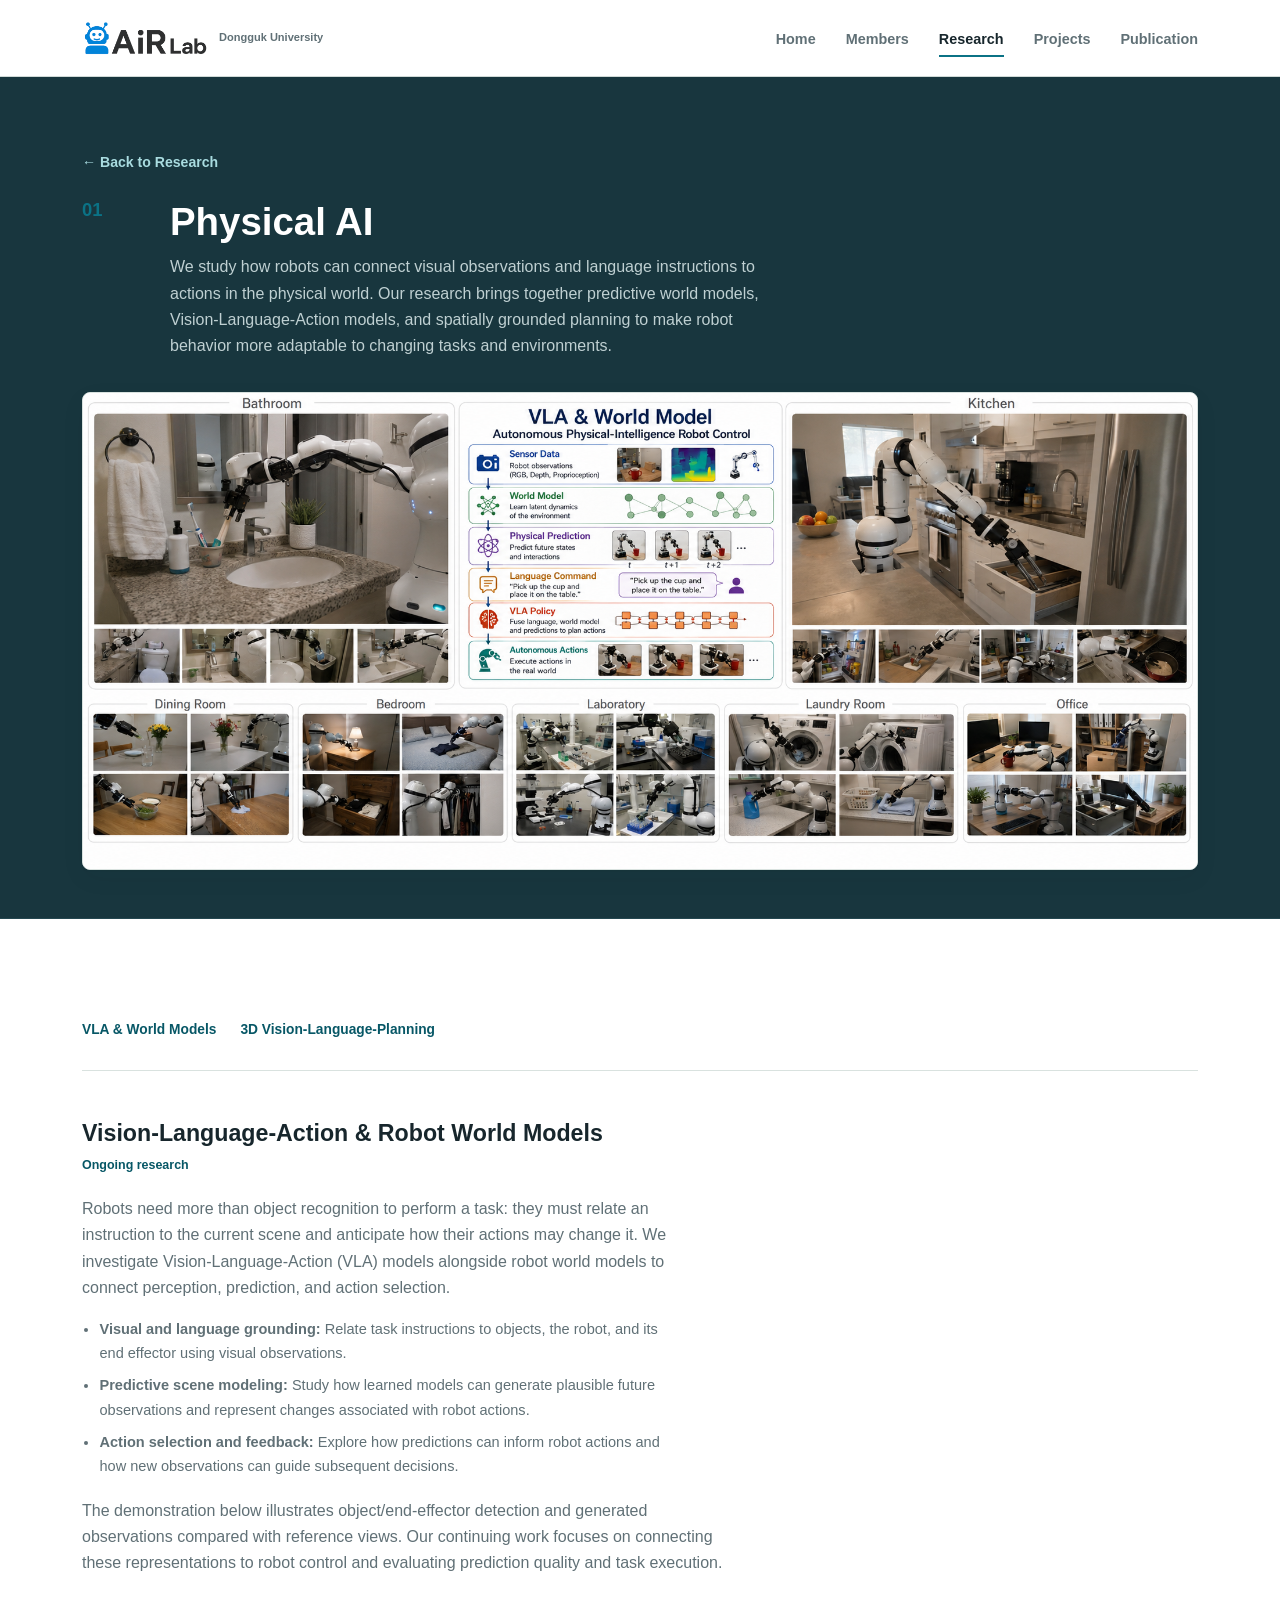
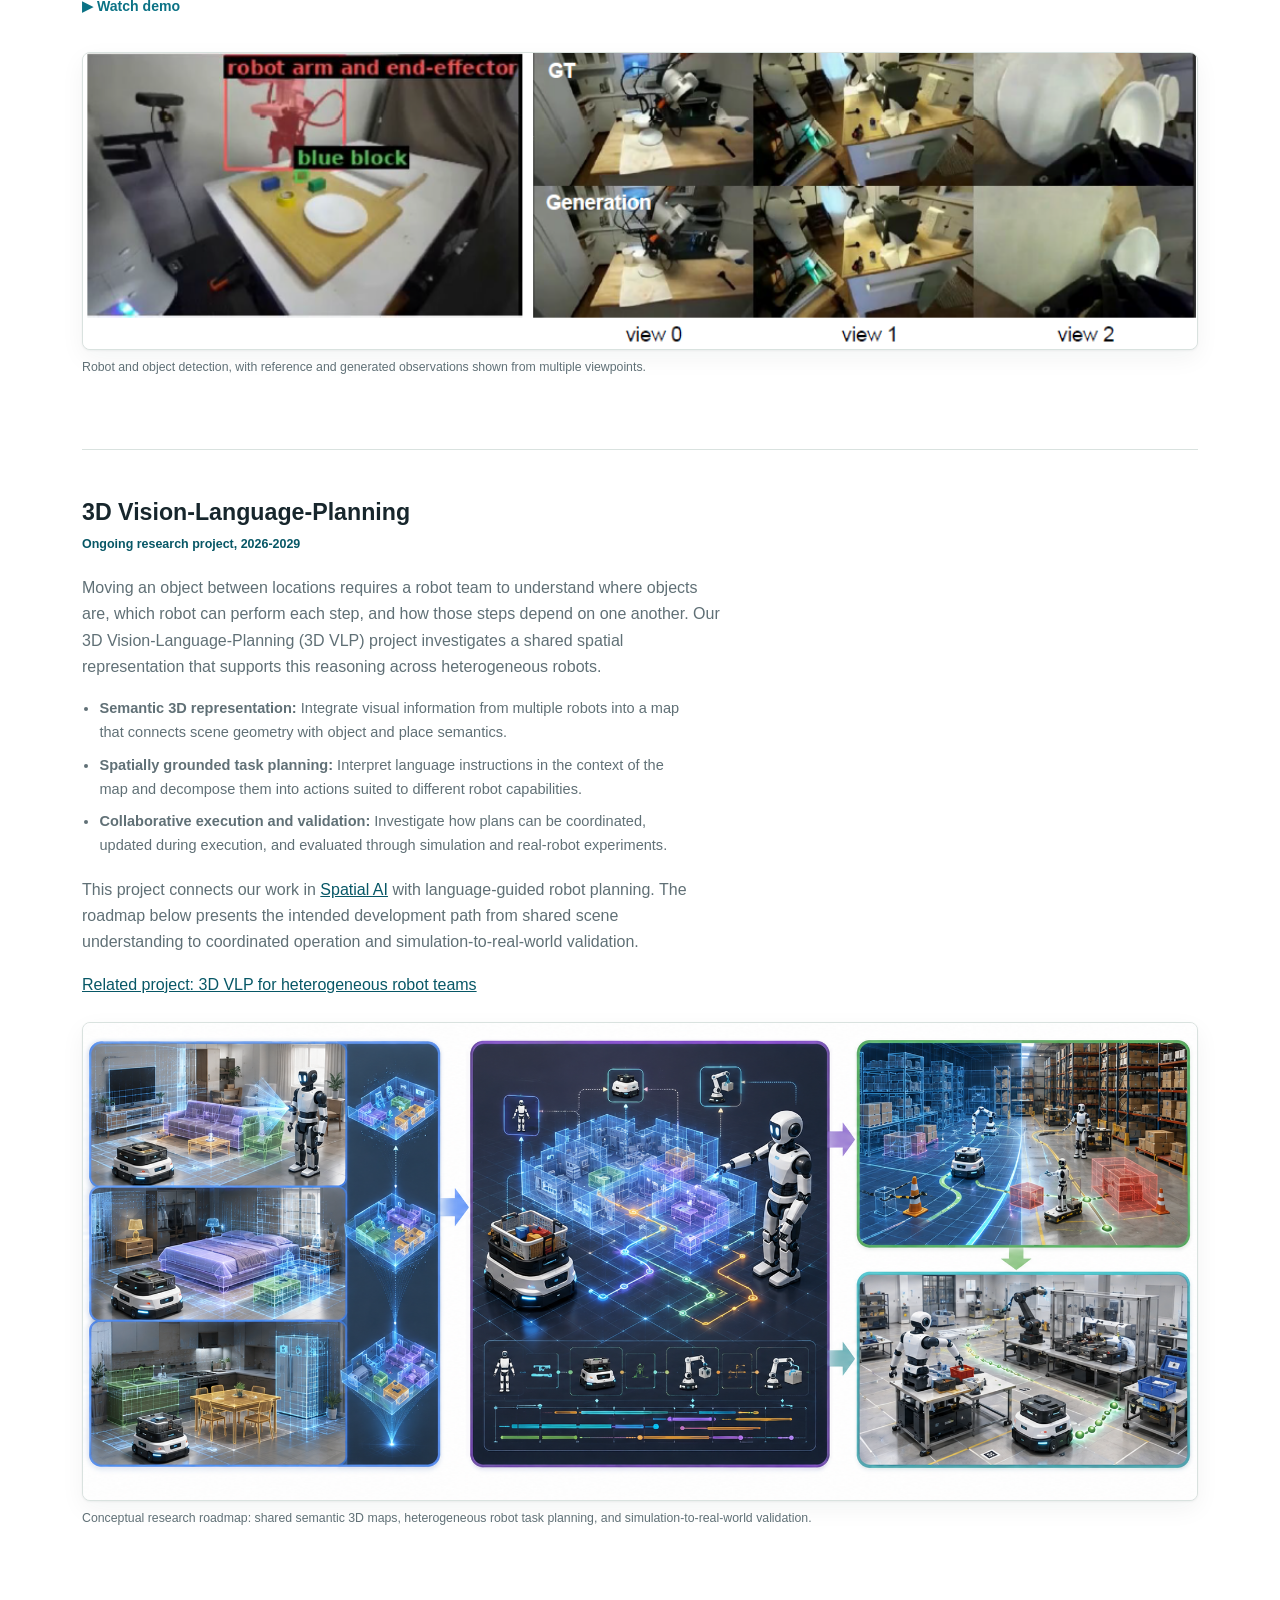
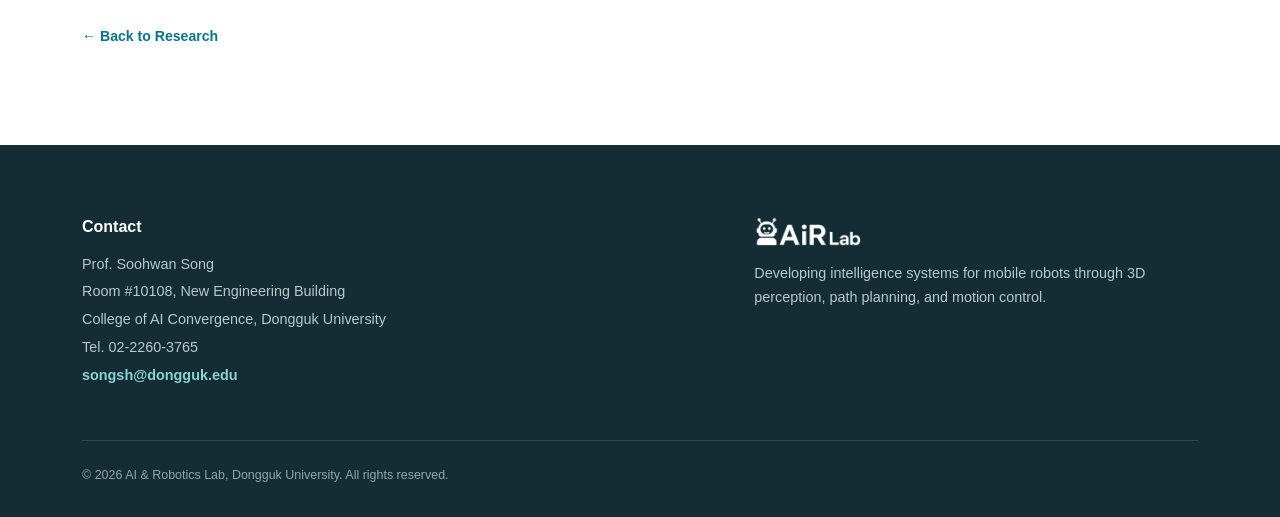
<file: physical-ai.html>
<!DOCTYPE html>
<html lang="en">
<head>
<meta charset="UTF-8" />
<meta name="viewport" content="width=device-width, initial-scale=1.0" />
<meta name="description" content="AiR Lab's Physical AI research connects robot world models, Vision-Language-Action models, and 3D spatial planning for heterogeneous robots." />
<title>Physical AI — Research — AiR Lab</title>
<link rel="icon" type="image/png" href="figures/logo/favicon.png" />
<link rel="stylesheet" href="css/style.css" />
</head>
<body data-page="research">

<header class="site-header">
  <div class="container">
    <a href="index.html" class="brand">
      <img src="figures/logo/logo_v3.png" alt="AiR Lab logo" class="brand-logo" />
      <span class="brand-sub">Dongguk University</span>
    </a>
    <nav class="nav">
      <ul class="nav-links">
        <li><a href="index.html" data-page="home">Home</a></li>
        <li><a href="members.html" data-page="members">Members</a></li>
        <li><a href="research.html" data-page="research">Research</a></li>
        <li><a href="projects.html" data-page="projects">Projects</a></li>
        <li><a href="publication.html" data-page="publication">Publication</a></li>
      </ul>
      <button class="nav-toggle" aria-label="Toggle navigation">
        <span></span><span></span><span></span>
      </button>
    </nav>
  </div>
</header>

<section class="page-header">
  <div class="container">
    <a href="research.html" class="section-link">← Back to Research</a>
    <div class="research-detail-head" style="margin-top: var(--space-3);">
      <span class="big-num">01</span>
      <div>
        <h1 class="research-title">Physical AI</h1>
        <p class="desc" style="margin:0;">
          We study how robots can connect visual observations and language instructions to actions in the
          physical world. Our research brings together predictive world models, Vision-Language-Action models,
          and spatially grounded planning to make robot behavior more adaptable to changing tasks and environments.
        </p>
      </div>
    </div>
    <img class="topic-hero-img" src="figures/research/1.PhysicalAI.png" alt="Conceptual world-model and VLA pipeline alongside robot tasks in several indoor environments" />
  </div>
</section>

<section class="section research-article">
  <div class="container">

    <nav class="topic-nav" aria-label="Research topics">
      <a href="#world-models">VLA &amp; World Models</a>
      <a href="#spatial-planning">3D Vision-Language-Planning</a>
    </nav>

    <div class="topic-block" id="world-models">
      <h2>Vision-Language-Action &amp; Robot World Models</h2>
      <p class="topic-status">Ongoing research</p>
      <p class="desc">Robots need more than object recognition to perform a task: they must relate an instruction to the current scene and anticipate how their actions may change it. We investigate Vision-Language-Action (VLA) models alongside robot world models to connect perception, prediction, and action selection.</p>
      <ul class="desc-list">
        <li><strong>Visual and language grounding:</strong> Relate task instructions to objects, the robot, and its end effector using visual observations.</li>
        <li><strong>Predictive scene modeling:</strong> Study how learned models can generate plausible future observations and represent changes associated with robot actions.</li>
        <li><strong>Action selection and feedback:</strong> Explore how predictions can inform robot actions and how new observations can guide subsequent decisions.</li>
      </ul>
      <p class="desc">The demonstration below illustrates object/end-effector detection and generated observations compared with reference views. Our continuing work focuses on connecting these representations to robot control and evaluating prediction quality and task execution.</p>
      <a class="watch-link" href="https://youtu.be/RD8qaXDuF6k" target="_blank" rel="noopener noreferrer">▶ Watch demo</a>
      <figure class="research-figure">
        <img src="figures/research/slide02_1.png" alt="Robot-arm and object detections beside reference and generated observations from three viewpoints" />
        <figcaption>Robot and object detection, with reference and generated observations shown from multiple viewpoints.</figcaption>
      </figure>
    </div>

    <div class="topic-block" id="spatial-planning">
      <h2>3D Vision-Language-Planning</h2>
      <p class="topic-status">Ongoing research project, 2026-2029</p>
      <p class="desc">Moving an object between locations requires a robot team to understand where objects are, which robot can perform each step, and how those steps depend on one another. Our 3D Vision-Language-Planning (3D VLP) project investigates a shared spatial representation that supports this reasoning across heterogeneous robots.</p>
      <ul class="desc-list">
        <li><strong>Semantic 3D representation:</strong> Integrate visual information from multiple robots into a map that connects scene geometry with object and place semantics.</li>
        <li><strong>Spatially grounded task planning:</strong> Interpret language instructions in the context of the map and decompose them into actions suited to different robot capabilities.</li>
        <li><strong>Collaborative execution and validation:</strong> Investigate how plans can be coordinated, updated during execution, and evaluated through simulation and real-robot experiments.</li>
      </ul>
      <p class="desc">This project connects our work in <a href="spatial-ai.html">Spatial AI</a> with language-guided robot planning. The roadmap below presents the intended development path from shared scene understanding to coordinated operation and simulation-to-real-world validation.</p>
      <p class="desc"><a href="projects.html">Related project: 3D VLP for heterogeneous robot teams</a></p>
      <figure class="research-figure">
        <img src="figures/research/1-2.3DVLP.png" alt="Conceptual illustration of shared 3D maps, heterogeneous robot task planning, and validation in real environments" />
        <figcaption>Conceptual research roadmap: shared semantic 3D maps, heterogeneous robot task planning, and simulation-to-real-world validation.</figcaption>
      </figure>
    </div>

    <a href="research.html" class="back-to-top">← Back to Research</a>
  </div>
</section>

<footer class="site-footer">
  <div class="container">
    <div class="footer-grid">
      <div>
        <h3>Contact</h3>
        <p>Prof. Soohwan Song</p>
        <p>Room #10108, New Engineering Building</p>
        <p>College of AI Convergence, Dongguk University</p>
        <p>Tel. 02-2260-3765</p>
        <p><a class="email" href="mailto:songsh@dongguk.edu">songsh@dongguk.edu</a></p>
      </div>
      <div>
        <img src="figures/logo/logo_v3.png" alt="AI & Robotics Lab (AiR Lab)" class="footer-logo" />
        <p>Developing intelligence systems for mobile robots through 3D perception, path planning, and motion control.</p>
      </div>
    </div>
    <div class="footer-bottom">
      <span>© 2026 AI &amp; Robotics Lab, Dongguk University. All rights reserved.</span>
    </div>
  </div>
</footer>

<script src="js/main.js"></script>
</body>
</html>
</file>
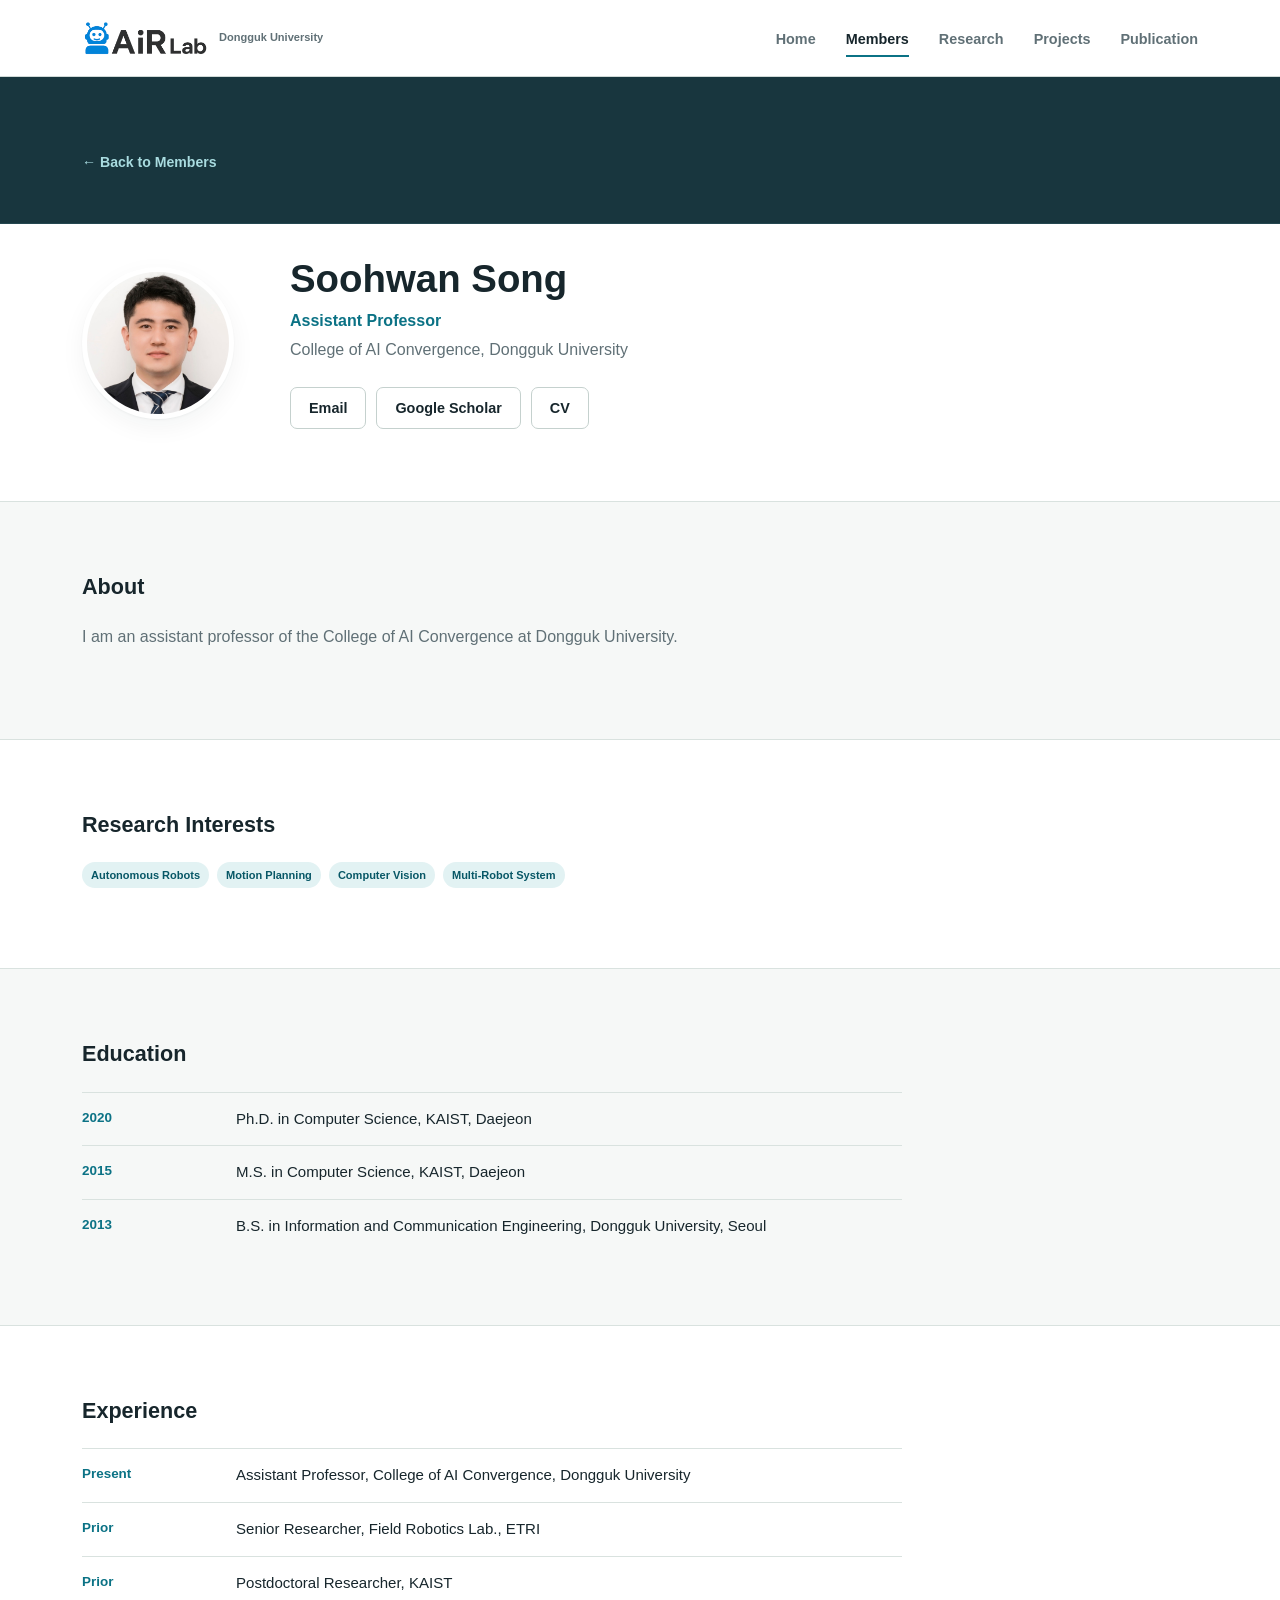
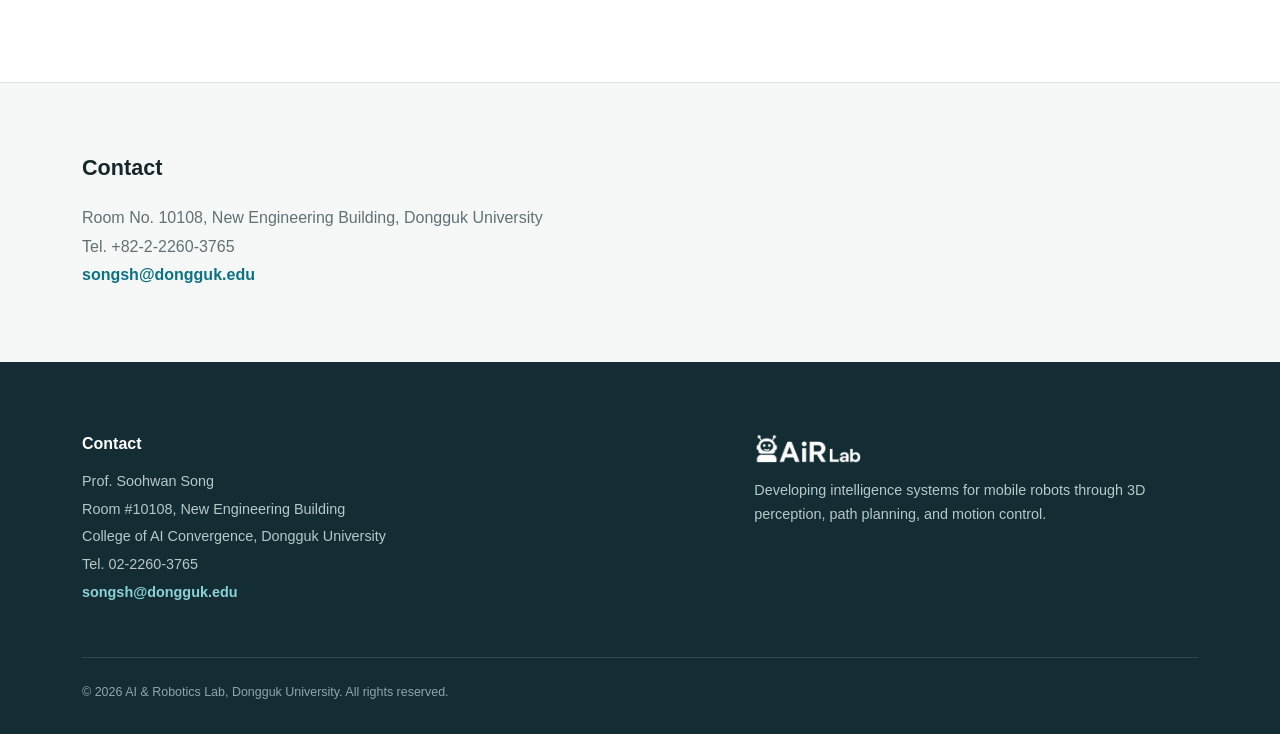
<file: professor.html>
<!DOCTYPE html>
<html lang="en">
<head>
<meta charset="UTF-8" />
<meta name="viewport" content="width=device-width, initial-scale=1.0" />
<title>Prof. Soohwan Song — AiR Lab</title>
<link rel="icon" type="image/png" href="figures/logo/favicon.png" />
<link rel="stylesheet" href="css/style.css" />
</head>
<body data-page="members">

<header class="site-header">
  <div class="container">
    <a href="index.html" class="brand">
      <img src="figures/logo/logo_v3.png" alt="AiR Lab logo" class="brand-logo" />
      <span class="brand-sub">Dongguk University</span>
    </a>
    <nav class="nav">
      <ul class="nav-links">
        <li><a href="index.html" data-page="home">Home</a></li>
        <li><a href="members.html" data-page="members">Members</a></li>
        <li><a href="research.html" data-page="research">Research</a></li>
        <li><a href="projects.html" data-page="projects">Projects</a></li>
        <li><a href="publication.html" data-page="publication">Publication</a></li>
      </ul>
      <button class="nav-toggle" aria-label="Toggle navigation">
        <span></span><span></span><span></span>
      </button>
    </nav>
  </div>
</header>

<section class="page-header">
  <div class="container">
    <a href="members.html" class="section-link">← Back to Members</a>
  </div>
</section>

<section class="bio-section" style="padding-top: var(--space-4);">
  <div class="container">
    <div class="bio-top">
      <img class="bio-avatar" src="figures/member/Soohwan%20Song.jpg" alt="Soohwan Song" />
      <div>
        <h1 style="margin:0 0 4px; font-size: clamp(1.8rem, 3vw, 2.4rem); letter-spacing:-0.02em;">Soohwan Song</h1>
        <p class="bio-role">Assistant Professor</p>
        <p style="margin:0; color: var(--color-text-muted);">College of AI Convergence, Dongguk University</p>
        <div class="bio-links">
          <a href="mailto:songsh@dongguk.edu" class="btn btn-secondary">Email</a>
          <a href="https://scholar.google.com/citations?user=Wy4ytA0AAAAJ&hl=ko" target="_blank" rel="noopener noreferrer" class="btn btn-secondary">Google Scholar</a>
          <a href="https://drive.google.com/file/d/1giGoLBv1ek3MWi6p962Z6GK6WuIo-zIC/view" target="_blank" rel="noopener noreferrer" class="btn btn-secondary">CV</a>
        </div>
      </div>
    </div>
  </div>
</section>

<section class="bio-section">
  <div class="container">
    <h2>About</h2>
    <p style="max-width: 68ch; color: var(--color-text-muted);">
      I am an assistant professor of the College of AI Convergence at Dongguk University.
    </p>
  </div>
</section>

<section class="bio-section">
  <div class="container">
    <h2>Research Interests</h2>
    <div class="interest-tags">
      <span class="tag">Autonomous Robots</span>
      <span class="tag">Motion Planning</span>
      <span class="tag">Computer Vision</span>
      <span class="tag">Multi-Robot System</span>
    </div>
  </div>
</section>

<section class="bio-section">
  <div class="container">
    <h2>Education</h2>
    <ul class="timeline">
      <li><span class="year">2020</span><span>Ph.D. in Computer Science, KAIST, Daejeon</span></li>
      <li><span class="year">2015</span><span>M.S. in Computer Science, KAIST, Daejeon</span></li>
      <li><span class="year">2013</span><span>B.S. in Information and Communication Engineering, Dongguk University, Seoul</span></li>
    </ul>
  </div>
</section>

<section class="bio-section">
  <div class="container">
    <h2>Experience</h2>
    <ul class="timeline">
      <li><span class="year">Present</span><span>Assistant Professor, College of AI Convergence, Dongguk University</span></li>
      <li><span class="year">Prior</span><span>Senior Researcher, Field Robotics Lab., ETRI</span></li>
      <li><span class="year">Prior</span><span>Postdoctoral Researcher, KAIST</span></li>
    </ul>
  </div>
</section>

<section class="bio-section">
  <div class="container">
    <h2>Contact</h2>
    <p style="margin: 2px 0; color: var(--color-text-muted);">Room No. 10108, New Engineering Building, Dongguk University</p>
    <p style="margin: 2px 0; color: var(--color-text-muted);">Tel. +82-2-2260-3765</p>
    <p style="margin: 2px 0;"><a class="email" style="color: var(--color-accent); font-weight:600;" href="mailto:songsh@dongguk.edu">songsh@dongguk.edu</a></p>
  </div>
</section>

<footer class="site-footer">
  <div class="container">
    <div class="footer-grid">
      <div>
        <h3>Contact</h3>
        <p>Prof. Soohwan Song</p>
        <p>Room #10108, New Engineering Building</p>
        <p>College of AI Convergence, Dongguk University</p>
        <p>Tel. 02-2260-3765</p>
        <p><a class="email" href="mailto:songsh@dongguk.edu">songsh@dongguk.edu</a></p>
      </div>
      <div>
        <img src="figures/logo/logo_v3.png" alt="AI & Robotics Lab (AiR Lab)" class="footer-logo" />
        <p>Developing intelligence systems for mobile robots through 3D perception, path planning, and motion control.</p>
      </div>
    </div>
    <div class="footer-bottom">
      <span>© 2026 AI &amp; Robotics Lab, Dongguk University. All rights reserved.</span>
    </div>
  </div>
</footer>

<script src="js/main.js"></script>
</body>
</html>
</file>
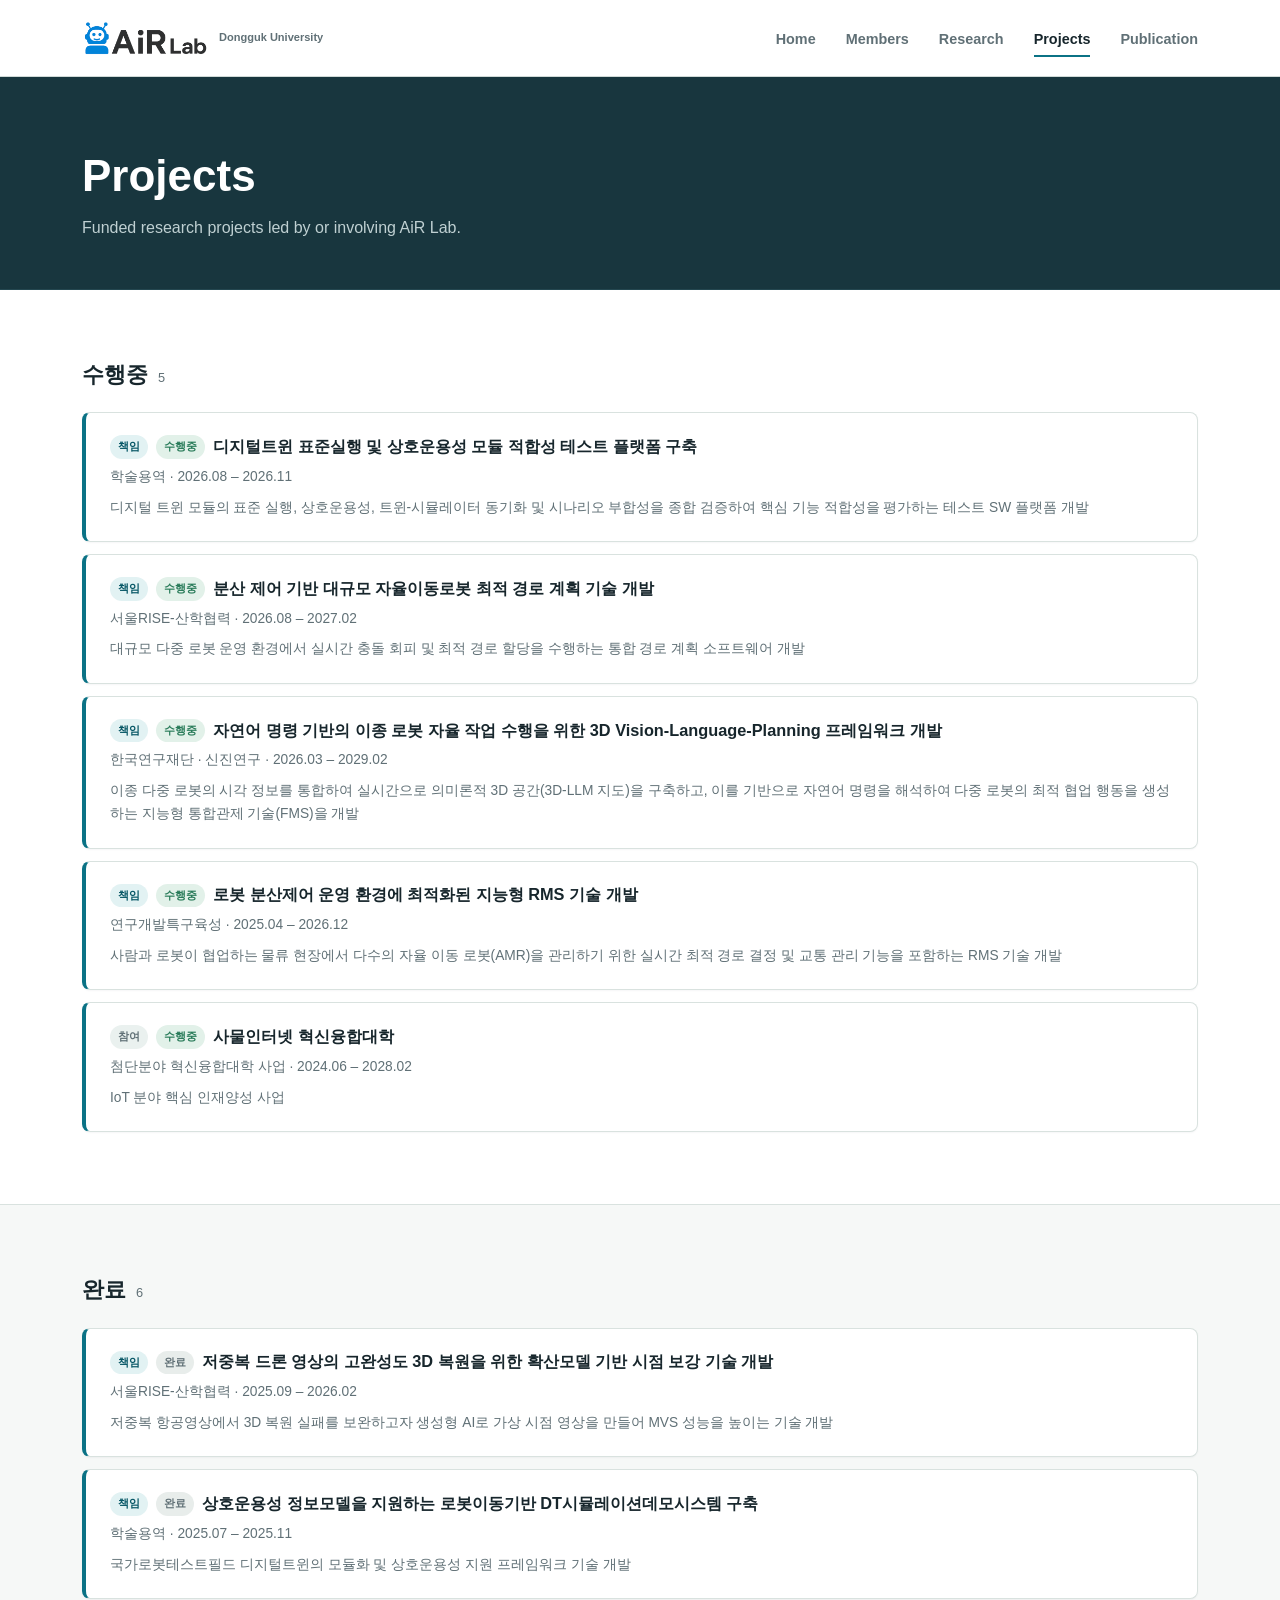
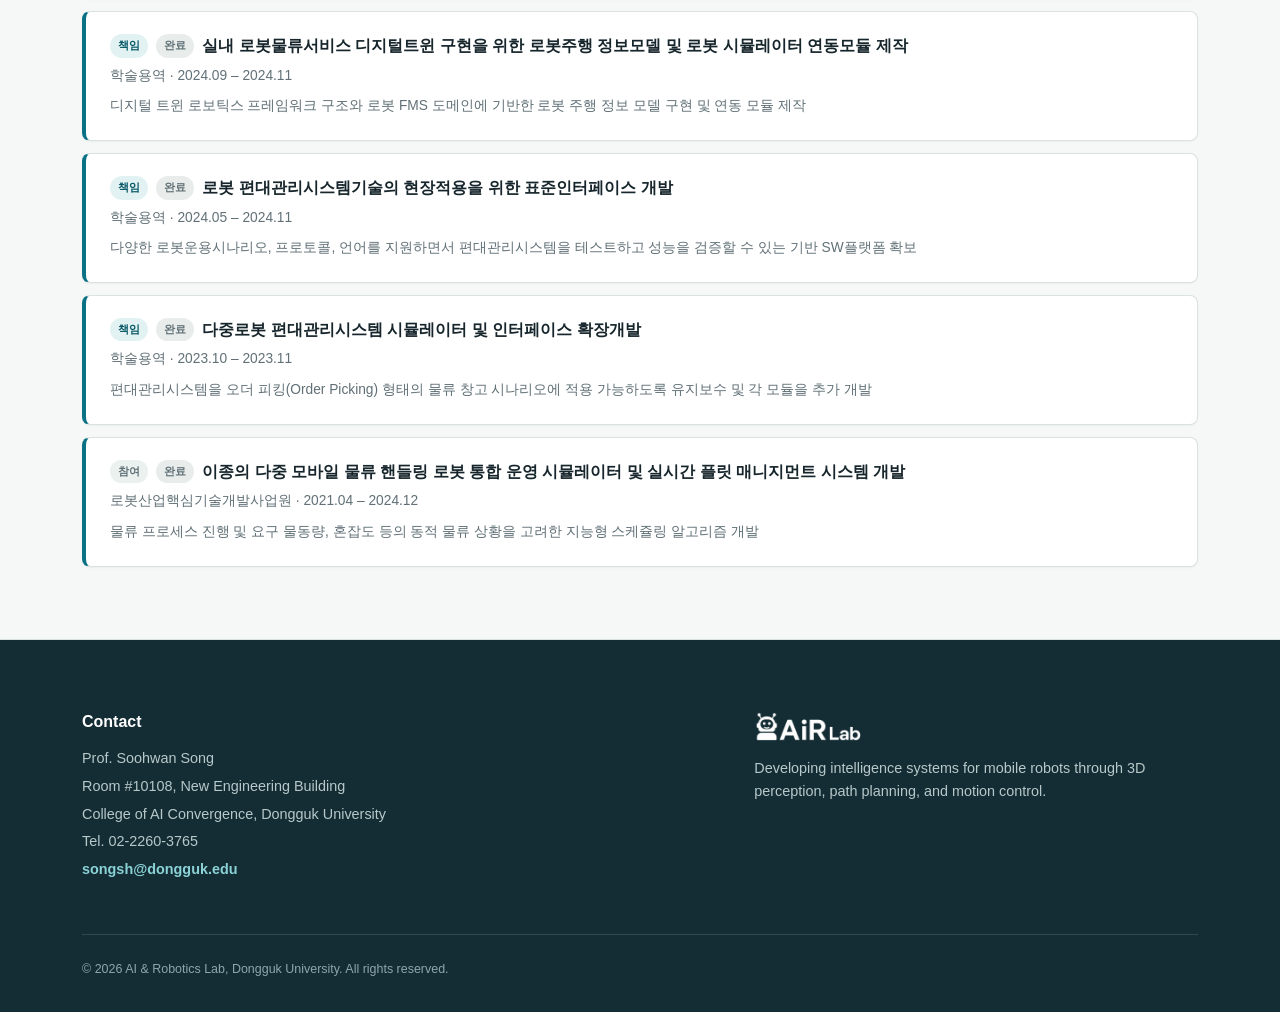
<file: projects.html>
<!DOCTYPE html>
<html lang="en">
<head>
<meta charset="UTF-8" />
<meta name="viewport" content="width=device-width, initial-scale=1.0" />
<title>Projects — AiR Lab</title>
<link rel="icon" type="image/png" href="figures/logo/favicon.png" />
<link rel="stylesheet" href="css/style.css" />
</head>
<body data-page="projects">

<header class="site-header">
  <div class="container">
    <a href="index.html" class="brand">
      <img src="figures/logo/logo_v3.png" alt="AiR Lab logo" class="brand-logo" />
      <span class="brand-sub">Dongguk University</span>
    </a>
    <nav class="nav">
      <ul class="nav-links">
        <li><a href="index.html" data-page="home">Home</a></li>
        <li><a href="members.html" data-page="members">Members</a></li>
        <li><a href="research.html" data-page="research">Research</a></li>
        <li><a href="projects.html" data-page="projects">Projects</a></li>
        <li><a href="publication.html" data-page="publication">Publication</a></li>
      </ul>
      <button class="nav-toggle" aria-label="Toggle navigation">
        <span></span><span></span><span></span>
      </button>
    </nav>
  </div>
</header>

<section class="page-header">
  <div class="container">
    <h1>Projects</h1>
    <p>Funded research projects led by or involving AiR Lab.</p>
  </div>
</section>

<section class="project-group">
  <div class="container">
    <div class="project-group-title">
      <h2>수행중</h2>
      <span class="count">5</span>
    </div>

    <div class="project-list">

      <div class="project-card">
        <div class="project-title-row">
          <span class="role-tag pi">책임</span>
          <span class="status-badge active">수행중</span>
          <h3>디지털트윈 표준실행 및 상호운용성 모듈 적합성 테스트 플랫폼 구축</h3>
        </div>
        <p class="project-meta">학술용역 · 2026.08 – 2026.11</p>
        <p class="project-desc">디지털 트윈 모듈의 표준 실행, 상호운용성, 트윈-시뮬레이터 동기화 및 시나리오 부합성을 종합 검증하여 핵심 기능 적합성을 평가하는 테스트 SW 플랫폼 개발</p>
      </div>

      <div class="project-card">
        <div class="project-title-row">
          <span class="role-tag pi">책임</span>
          <span class="status-badge active">수행중</span>
          <h3>분산 제어 기반 대규모 자율이동로봇 최적 경로 계획 기술 개발</h3>
        </div>
        <p class="project-meta">서울RISE-산학협력 · 2026.08 – 2027.02</p>
        <p class="project-desc">대규모 다중 로봇 운영 환경에서 실시간 충돌 회피 및 최적 경로 할당을 수행하는 통합 경로 계획 소프트웨어 개발</p>
      </div>

      <div class="project-card">
        <div class="project-title-row">
          <span class="role-tag pi">책임</span>
          <span class="status-badge active">수행중</span>
          <h3>자연어 명령 기반의 이종 로봇 자율 작업 수행을 위한 3D Vision-Language-Planning 프레임워크 개발</h3>
        </div>
        <p class="project-meta">한국연구재단 · 신진연구 · 2026.03 – 2029.02</p>
        <p class="project-desc">이종 다중 로봇의 시각 정보를 통합하여 실시간으로 의미론적 3D 공간(3D-LLM 지도)을 구축하고, 이를 기반으로 자연어 명령을 해석하여 다중 로봇의 최적 협업 행동을 생성하는 지능형 통합관제 기술(FMS)을 개발</p>
      </div>

      <div class="project-card">
        <div class="project-title-row">
          <span class="role-tag pi">책임</span>
          <span class="status-badge active">수행중</span>
          <h3>로봇 분산제어 운영 환경에 최적화된 지능형 RMS 기술 개발</h3>
        </div>
        <p class="project-meta">연구개발특구육성 · 2025.04 – 2026.12</p>
        <p class="project-desc">사람과 로봇이 협업하는 물류 현장에서 다수의 자율 이동 로봇(AMR)을 관리하기 위한 실시간 최적 경로 결정 및 교통 관리 기능을 포함하는 RMS 기술 개발</p>
      </div>

      <div class="project-card">
        <div class="project-title-row">
          <span class="role-tag">참여</span>
          <span class="status-badge active">수행중</span>
          <h3>사물인터넷 혁신융합대학</h3>
        </div>
        <p class="project-meta">첨단분야 혁신융합대학 사업 · 2024.06 – 2028.02</p>
        <p class="project-desc">IoT 분야 핵심 인재양성 사업</p>
      </div>

    </div>
  </div>
</section>

<section class="project-group">
  <div class="container">
    <div class="project-group-title">
      <h2>완료</h2>
      <span class="count">6</span>
    </div>

    <div class="project-list">

      <div class="project-card">
        <div class="project-title-row">
          <span class="role-tag pi">책임</span>
          <span class="status-badge done">완료</span>
          <h3>저중복 드론 영상의 고완성도 3D 복원을 위한 확산모델 기반 시점 보강 기술 개발</h3>
        </div>
        <p class="project-meta">서울RISE-산학협력 · 2025.09 – 2026.02</p>
        <p class="project-desc">저중복 항공영상에서 3D 복원 실패를 보완하고자 생성형 AI로 가상 시점 영상을 만들어 MVS 성능을 높이는 기술 개발</p>
      </div>

      <div class="project-card">
        <div class="project-title-row">
          <span class="role-tag pi">책임</span>
          <span class="status-badge done">완료</span>
          <h3>상호운용성 정보모델을 지원하는 로봇이동기반 DT시뮬레이션데모시스템 구축</h3>
        </div>
        <p class="project-meta">학술용역 · 2025.07 – 2025.11</p>
        <p class="project-desc">국가로봇테스트필드 디지털트윈의 모듈화 및 상호운용성 지원 프레임워크 기술 개발</p>
      </div>

      <div class="project-card">
        <div class="project-title-row">
          <span class="role-tag pi">책임</span>
          <span class="status-badge done">완료</span>
          <h3>실내 로봇물류서비스 디지털트윈 구현을 위한 로봇주행 정보모델 및 로봇 시뮬레이터 연동모듈 제작</h3>
        </div>
        <p class="project-meta">학술용역 · 2024.09 – 2024.11</p>
        <p class="project-desc">디지털 트윈 로보틱스 프레임워크 구조와 로봇 FMS 도메인에 기반한 로봇 주행 정보 모델 구현 및 연동 모듈 제작</p>
      </div>

      <div class="project-card">
        <div class="project-title-row">
          <span class="role-tag pi">책임</span>
          <span class="status-badge done">완료</span>
          <h3>로봇 편대관리시스템기술의 현장적용을 위한 표준인터페이스 개발</h3>
        </div>
        <p class="project-meta">학술용역 · 2024.05 – 2024.11</p>
        <p class="project-desc">다양한 로봇운용시나리오, 프로토콜, 언어를 지원하면서 편대관리시스템을 테스트하고 성능을 검증할 수 있는 기반 SW플랫폼 확보</p>
      </div>

      <div class="project-card">
        <div class="project-title-row">
          <span class="role-tag pi">책임</span>
          <span class="status-badge done">완료</span>
          <h3>다중로봇 편대관리시스템 시뮬레이터 및 인터페이스 확장개발</h3>
        </div>
        <p class="project-meta">학술용역 · 2023.10 – 2023.11</p>
        <p class="project-desc">편대관리시스템을 오더 피킹(Order Picking) 형태의 물류 창고 시나리오에 적용 가능하도록 유지보수 및 각 모듈을 추가 개발</p>
      </div>

      <div class="project-card">
        <div class="project-title-row">
          <span class="role-tag">참여</span>
          <span class="status-badge done">완료</span>
          <h3>이종의 다중 모바일 물류 핸들링 로봇 통합 운영 시뮬레이터 및 실시간 플릿 매니지먼트 시스템 개발</h3>
        </div>
        <p class="project-meta">로봇산업핵심기술개발사업원 · 2021.04 – 2024.12</p>
        <p class="project-desc">물류 프로세스 진행 및 요구 물동량, 혼잡도 등의 동적 물류 상황을 고려한 지능형 스케쥴링 알고리즘 개발</p>
      </div>

    </div>
  </div>
</section>

<footer class="site-footer">
  <div class="container">
    <div class="footer-grid">
      <div>
        <h3>Contact</h3>
        <p>Prof. Soohwan Song</p>
        <p>Room #10108, New Engineering Building</p>
        <p>College of AI Convergence, Dongguk University</p>
        <p>Tel. 02-2260-3765</p>
        <p><a class="email" href="mailto:songsh@dongguk.edu">songsh@dongguk.edu</a></p>
      </div>
      <div>
        <img src="figures/logo/logo_v3.png" alt="AI & Robotics Lab (AiR Lab)" class="footer-logo" />
        <p>Developing intelligence systems for mobile robots through 3D perception, path planning, and motion control.</p>
      </div>
    </div>
    <div class="footer-bottom">
      <span>© 2026 AI &amp; Robotics Lab, Dongguk University. All rights reserved.</span>
    </div>
  </div>
</footer>

<script src="js/main.js"></script>
</body>
</html>
</file>
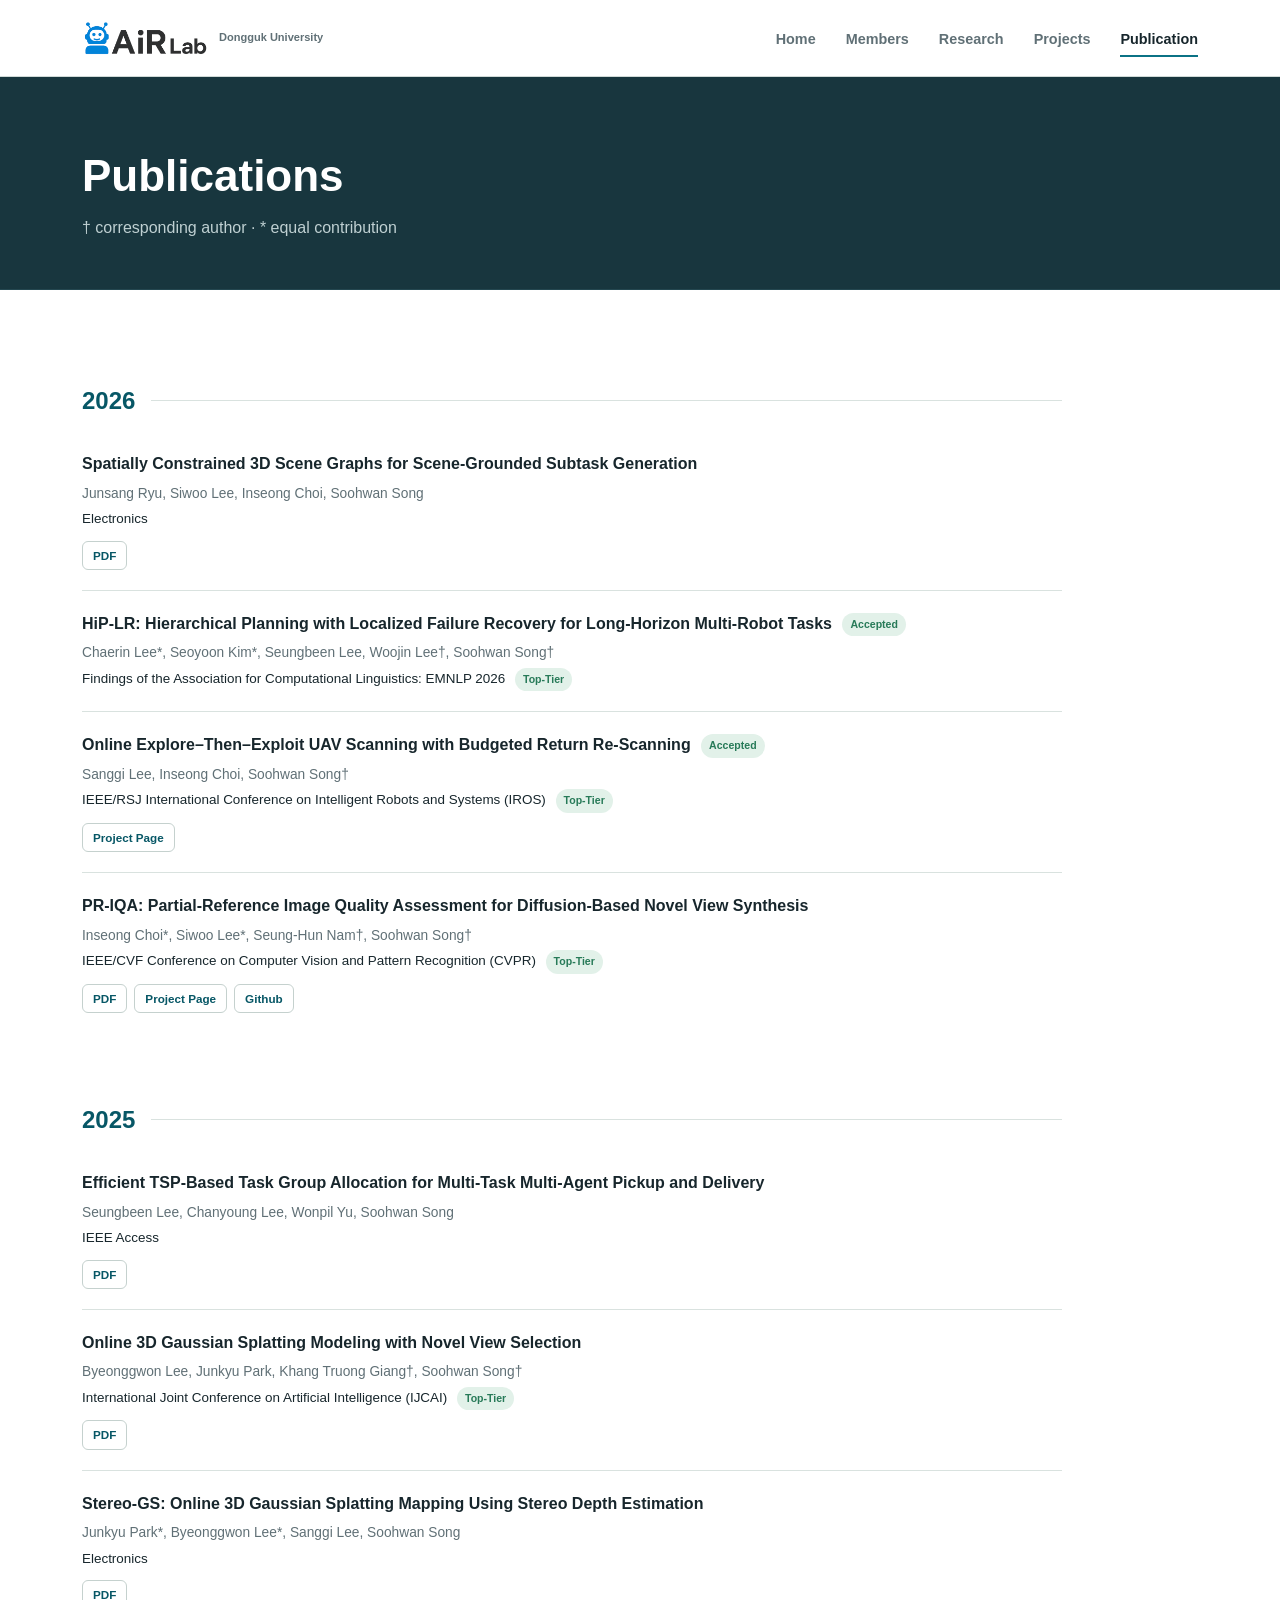
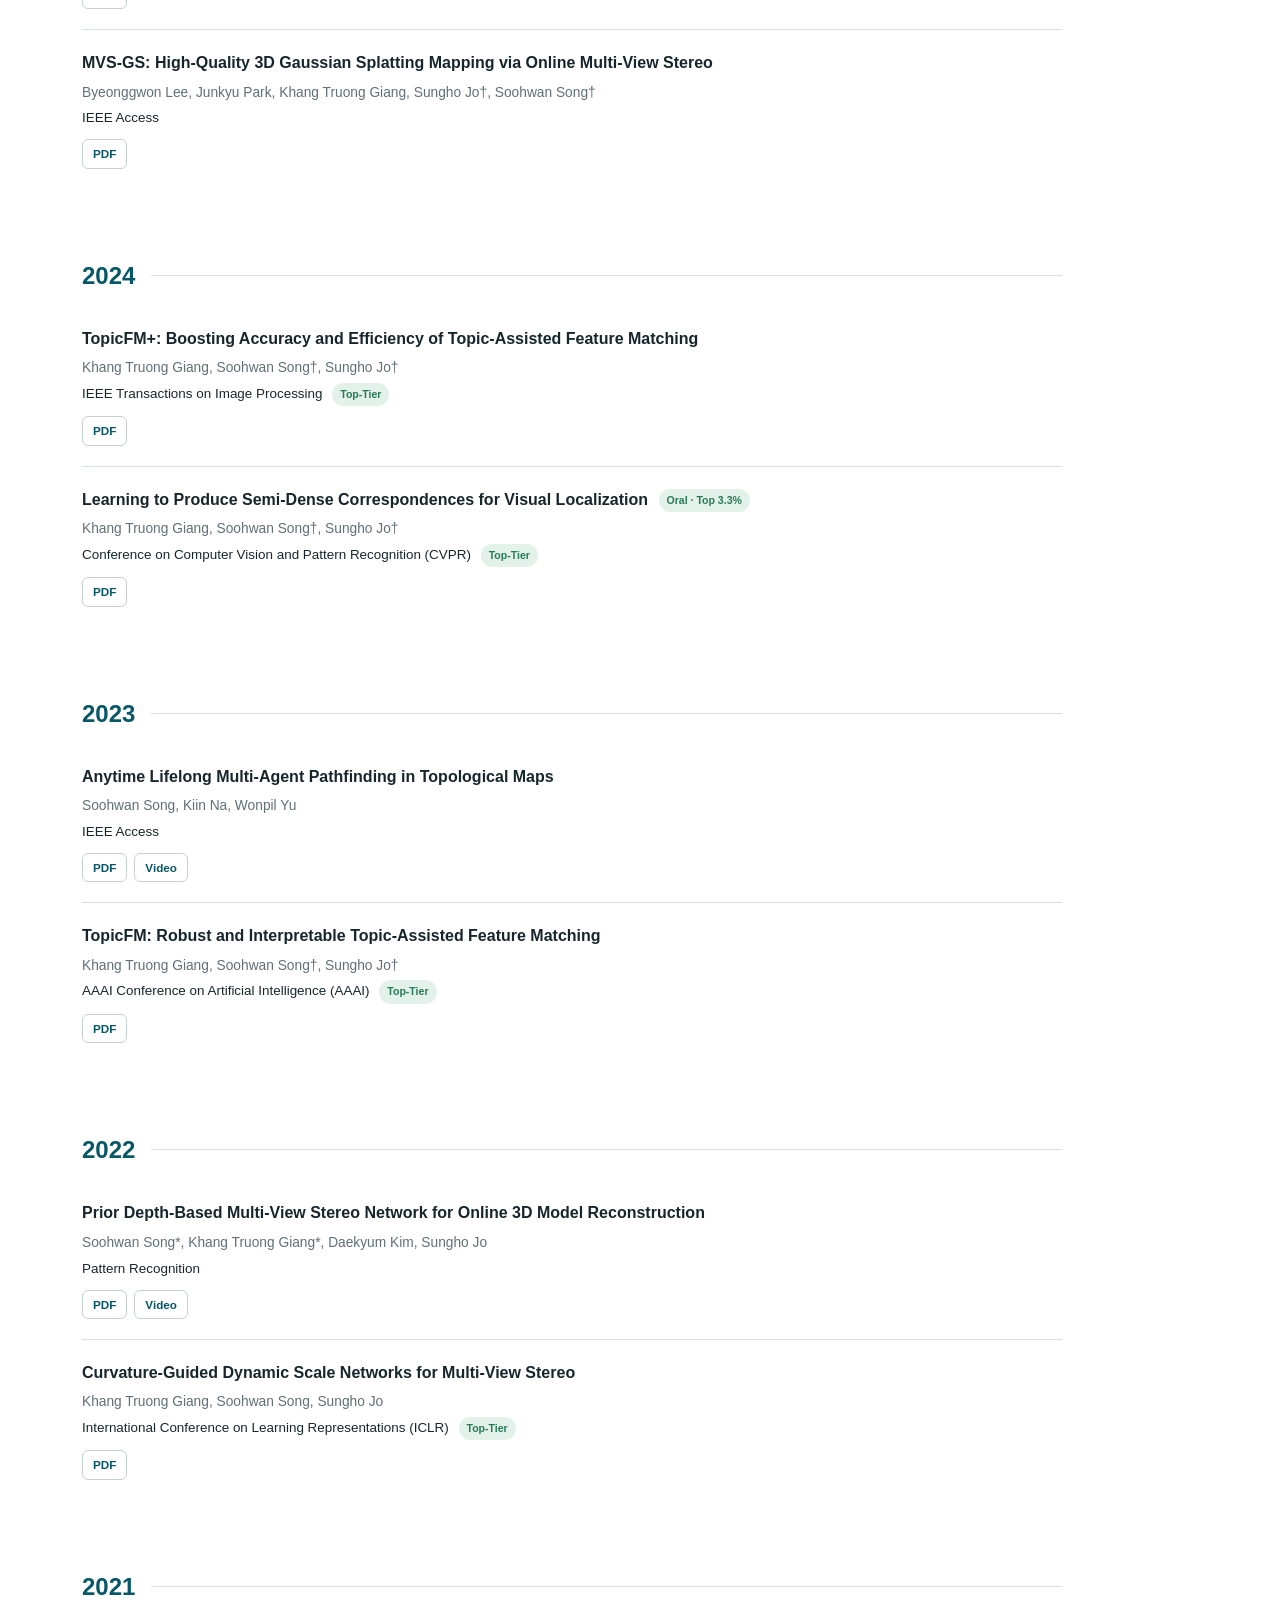
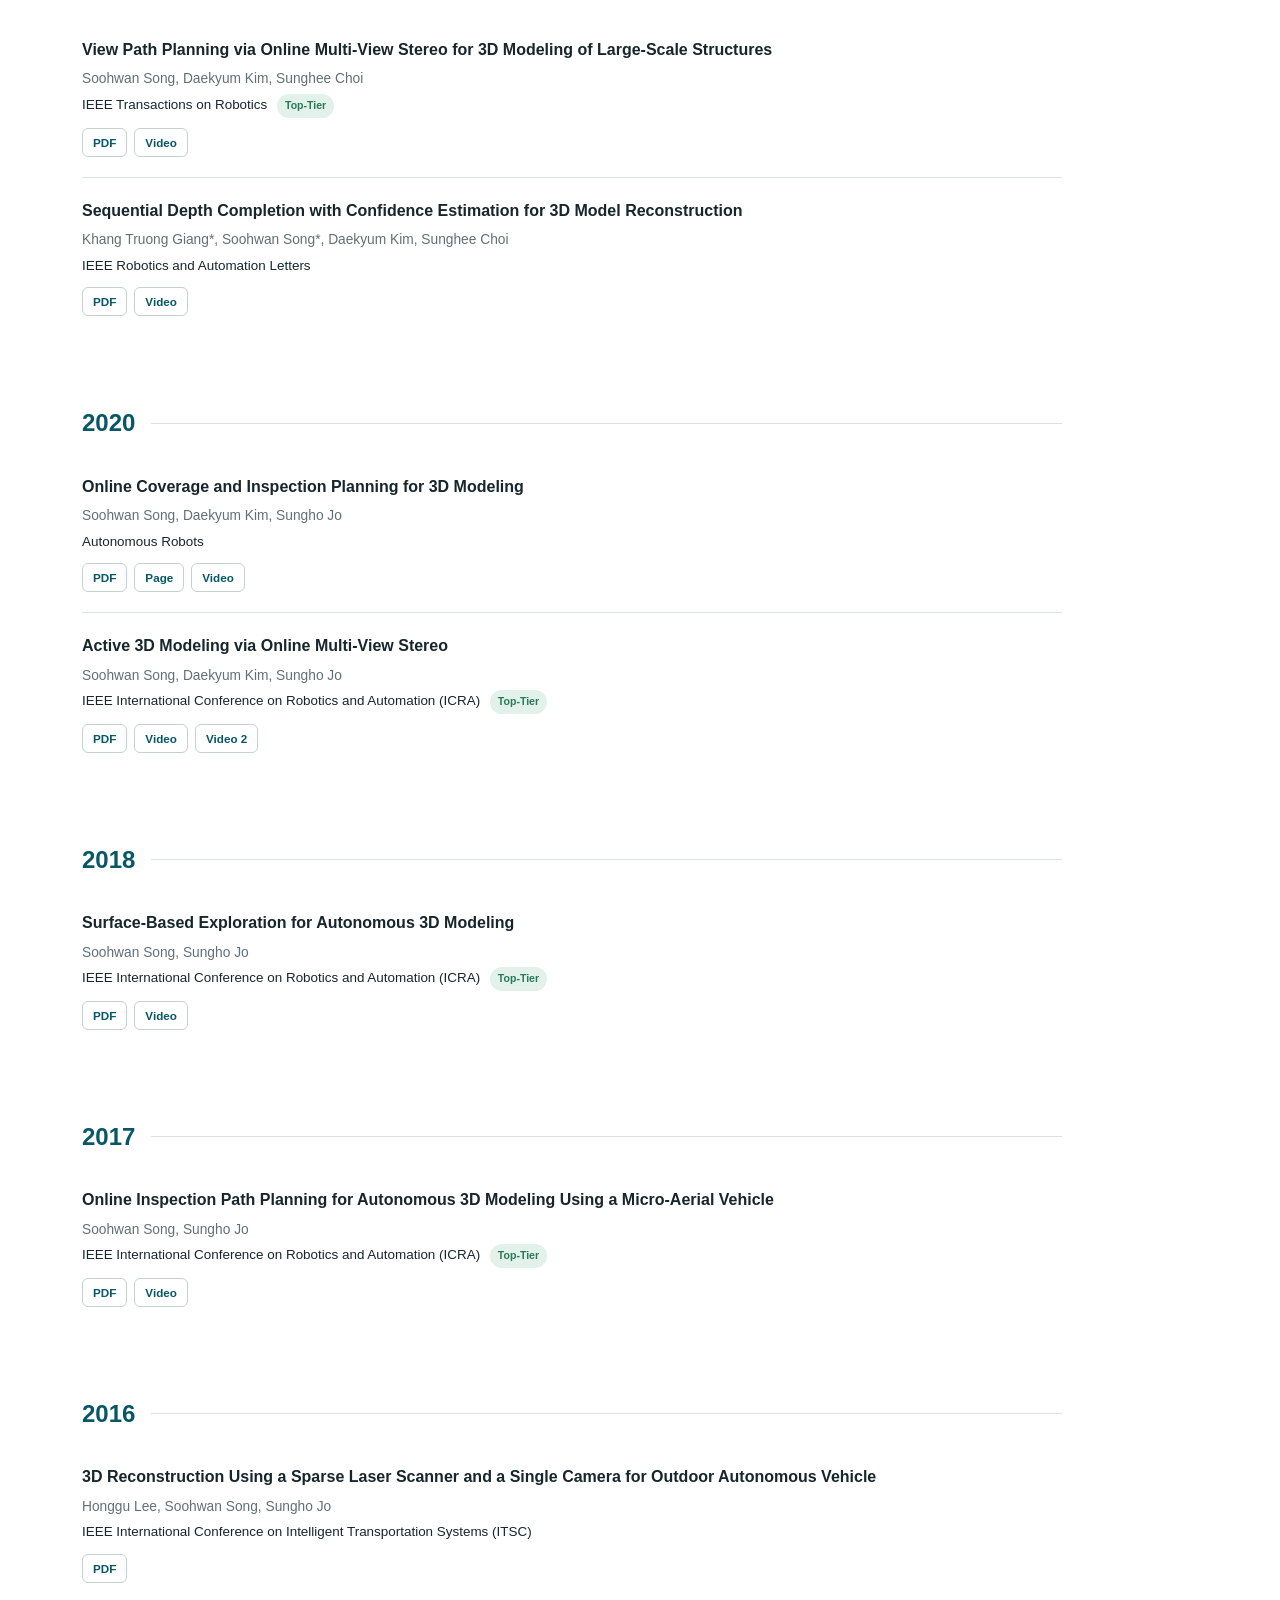
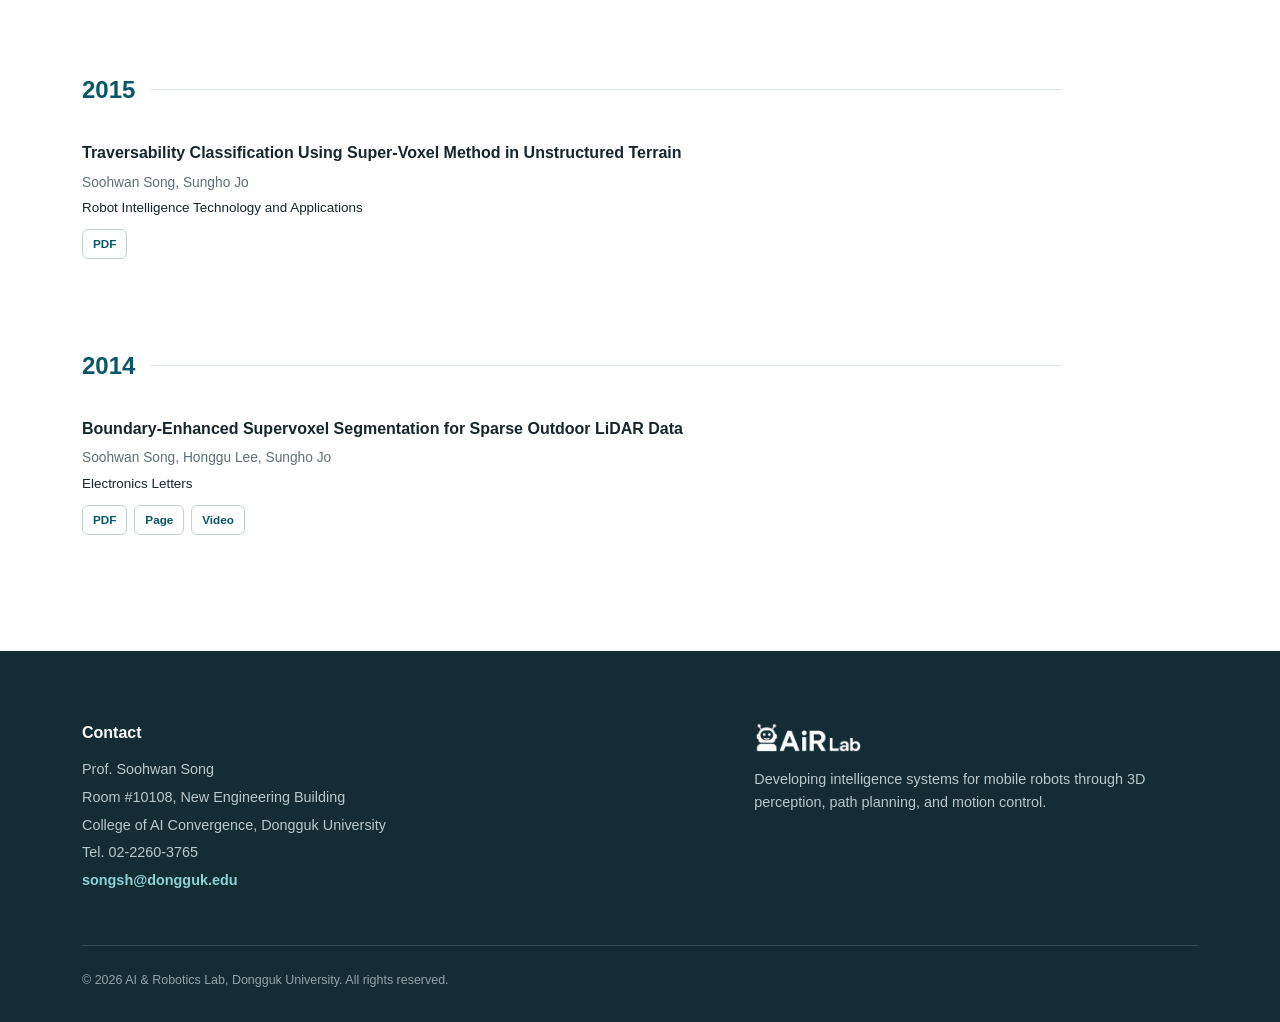
<file: publication.html>
<!DOCTYPE html>
<html lang="en">
<head>
<meta charset="UTF-8" />
<meta name="viewport" content="width=device-width, initial-scale=1.0" />
<title>Publication — AiR Lab</title>
<link rel="icon" type="image/png" href="figures/logo/favicon.png" />
<link rel="stylesheet" href="css/style.css" />
</head>
<body data-page="publication">

<header class="site-header">
  <div class="container">
    <a href="index.html" class="brand">
      <img src="figures/logo/logo_v3.png" alt="AiR Lab logo" class="brand-logo" />
      <span class="brand-sub">Dongguk University</span>
    </a>
    <nav class="nav">
      <ul class="nav-links">
        <li><a href="index.html" data-page="home">Home</a></li>
        <li><a href="members.html" data-page="members">Members</a></li>
        <li><a href="research.html" data-page="research">Research</a></li>
        <li><a href="projects.html" data-page="projects">Projects</a></li>
        <li><a href="publication.html" data-page="publication">Publication</a></li>
      </ul>
      <button class="nav-toggle" aria-label="Toggle navigation">
        <span></span><span></span><span></span>
      </button>
    </nav>
  </div>
</header>

<section class="page-header">
  <div class="container">
    <h1>Publications</h1>
    <p>† corresponding author · * equal contribution</p>
  </div>
</section>

<section class="section">
  <div class="container">

    
    <div class="pub-year">
      <h2>2026</h2>
      <ul class="pub-list">
        <li class="pub-item">
          <div class="pub-title">Spatially Constrained 3D Scene Graphs for Scene-Grounded Subtask Generation</div>
          <div class="pub-authors">Junsang Ryu, Siwoo Lee, Inseong Choi, Soohwan Song</div>
          <div class="pub-venue">Electronics</div>
          <div class="pub-links">
            <a class="pub-link" href="https://www.mdpi.com/2079-9292/15/19/4468" target="_blank" rel="noopener noreferrer">PDF</a>
          </div>
        </li>
        <li class="pub-item">
          <div class="pub-title">HiP-LR: Hierarchical Planning with Localized Failure Recovery for Long-Horizon Multi-Robot Tasks <span class="badge">Accepted</span></div>
          <div class="pub-authors">Chaerin Lee*, Seoyoon Kim*, Seungbeen Lee, Woojin Lee†, Soohwan Song†</div>
          <div class="pub-venue">Findings of the Association for Computational Linguistics: EMNLP 2026 <span class="badge">Top-Tier</span></div>
        </li>        
        <li class="pub-item">
          <div class="pub-title">Online Explore–Then–Exploit UAV Scanning with Budgeted Return Re-Scanning <span class="badge">Accepted</span></div>
          <div class="pub-authors">Sanggi Lee, Inseong Choi, Soohwan Song†</div>
          <div class="pub-venue">IEEE/RSJ International Conference on Intelligent Robots and Systems (IROS) <span class="badge">Top-Tier</span></div>
          <div class="pub-links">
            <a class="pub-link" href="https://lsk1233.github.io/explore-then-exploit/" target="_blank" rel="noopener noreferrer">Project Page</a>
          </div>
        </li>
        <li class="pub-item">
          <div class="pub-title">PR-IQA: Partial-Reference Image Quality Assessment for Diffusion-Based Novel View Synthesis</div>
          <div class="pub-authors">Inseong Choi*, Siwoo Lee*, Seung-Hun Nam†, Soohwan Song†</div>
          <div class="pub-venue">IEEE/CVF Conference on Computer Vision and Pattern Recognition (CVPR) <span class="badge">Top-Tier</span></div>
          <div class="pub-links">
            <a class="pub-link" href="https://arxiv.org/abs/2604.04576" target="_blank" rel="noopener noreferrer">PDF</a>
            <a class="pub-link" href="https://kakaomacao.github.io/pr-iqa-project-page/" target="_blank" rel="noopener noreferrer">Project Page</a>
            <a class="pub-link" href="https://github.com/Kakaomacao/PR-IQA" target="_blank" rel="noopener noreferrer">Github</a>
          </div>
        </li>
      </ul>
    </div>

    <div class="pub-year">
      <h2>2025</h2>
      <ul class="pub-list">
        <li class="pub-item">
          <div class="pub-title">Efficient TSP-Based Task Group Allocation for Multi-Task Multi-Agent Pickup and Delivery</div>
          <div class="pub-authors">Seungbeen Lee, Chanyoung Lee, Wonpil Yu, Soohwan Song</div>
          <div class="pub-venue">IEEE Access</div>
          <div class="pub-links">
            <a class="pub-link" href="https://ieeexplore.ieee.org/abstract/document/11259046" target="_blank" rel="noopener noreferrer">PDF</a>
          </div>
        </li>
        <li class="pub-item">
          <div class="pub-title">Online 3D Gaussian Splatting Modeling with Novel View Selection</div>
          <div class="pub-authors">Byeonggwon Lee, Junkyu Park, Khang Truong Giang†, Soohwan Song†</div>
          <div class="pub-venue">International Joint Conference on Artificial Intelligence (IJCAI) <span class="badge">Top-Tier</span></div>
          <div class="pub-links">
            <a class="pub-link" href="https://arxiv.org/abs/2508.14014" target="_blank" rel="noopener noreferrer">PDF</a>
          </div>
        </li>
        <li class="pub-item">
          <div class="pub-title">Stereo-GS: Online 3D Gaussian Splatting Mapping Using Stereo Depth Estimation</div>
          <div class="pub-authors">Junkyu Park*, Byeonggwon Lee*, Sanggi Lee, Soohwan Song</div>
          <div class="pub-venue">Electronics</div>
          <div class="pub-links">
            <a class="pub-link" href="https://www.mdpi.com/2079-9292/14/22/4436" target="_blank" rel="noopener noreferrer">PDF</a>
          </div>
        </li>
        <li class="pub-item">
          <div class="pub-title">MVS-GS: High-Quality 3D Gaussian Splatting Mapping via Online Multi-View Stereo</div>
          <div class="pub-authors">Byeonggwon Lee, Junkyu Park, Khang Truong Giang, Sungho Jo†, Soohwan Song†</div>
          <div class="pub-venue">IEEE Access</div>
          <div class="pub-links">
            <a class="pub-link" href="https://ieeexplore.ieee.org/document/11050405" target="_blank" rel="noopener noreferrer">PDF</a>
          </div>
        </li>
      </ul>
    </div>

    <div class="pub-year">
      <h2>2024</h2>
      <ul class="pub-list">
        <li class="pub-item">
          <div class="pub-title">TopicFM+: Boosting Accuracy and Efficiency of Topic-Assisted Feature Matching</div>
          <div class="pub-authors">Khang Truong Giang, Soohwan Song†, Sungho Jo†</div>
          <div class="pub-venue">IEEE Transactions on Image Processing <span class="badge">Top-Tier</span></div>
          <div class="pub-links">
            <a class="pub-link" href="https://ieeexplore.ieee.org/abstract/document/10721347" target="_blank" rel="noopener noreferrer">PDF</a>
          </div>
        </li>
        <li class="pub-item">
          <div class="pub-title">Learning to Produce Semi-Dense Correspondences for Visual Localization <span class="badge">Oral · Top 3.3%</span></div>
          <div class="pub-authors">Khang Truong Giang, Soohwan Song†, Sungho Jo†</div>
          <div class="pub-venue">Conference on Computer Vision and Pattern Recognition (CVPR) <span class="badge">Top-Tier</span></div>
          <div class="pub-links">
            <a class="pub-link" href="https://arxiv.org/abs/2402.08359" target="_blank" rel="noopener noreferrer">PDF</a>
          </div>
        </li>
      </ul>
    </div>

    <div class="pub-year">
      <h2>2023</h2>
      <ul class="pub-list">
        <li class="pub-item">
          <div class="pub-title">Anytime Lifelong Multi-Agent Pathfinding in Topological Maps</div>
          <div class="pub-authors">Soohwan Song, Kiin Na, Wonpil Yu</div>
          <div class="pub-venue">IEEE Access</div>
          <div class="pub-links">
            <a class="pub-link" href="https://ieeexplore.ieee.org/document/10054055" target="_blank" rel="noopener noreferrer">PDF</a>
            <a class="pub-link" href="https://www.youtube.com/watch?v=uzhlJqyk7z0&ab_channel=SoohwanSong" target="_blank" rel="noopener noreferrer">Video</a>
          </div>
        </li>
        <li class="pub-item">
          <div class="pub-title">TopicFM: Robust and Interpretable Topic-Assisted Feature Matching</div>
          <div class="pub-authors">Khang Truong Giang, Soohwan Song†, Sungho Jo†</div>
          <div class="pub-venue">AAAI Conference on Artificial Intelligence (AAAI) <span class="badge">Top-Tier</span></div>
          <div class="pub-links">
            <a class="pub-link" href="https://arxiv.org/abs/2207.00328" target="_blank" rel="noopener noreferrer">PDF</a>
          </div>
        </li>
      </ul>
    </div>

    <div class="pub-year">
      <h2>2022</h2>
      <ul class="pub-list">
        <li class="pub-item">
          <div class="pub-title">Prior Depth-Based Multi-View Stereo Network for Online 3D Model Reconstruction</div>
          <div class="pub-authors">Soohwan Song*, Khang Truong Giang*, Daekyum Kim, Sungho Jo</div>
          <div class="pub-venue">Pattern Recognition</div>
          <div class="pub-links">
            <a class="pub-link" href="https://www.sciencedirect.com/science/article/pii/S003132032200677X" target="_blank" rel="noopener noreferrer">PDF</a>
            <a class="pub-link" href="https://www.youtube.com/watch?v=9KLvq4rg7zw&ab_channel=SoohwanSong" target="_blank" rel="noopener noreferrer">Video</a>
          </div>
        </li>
        <li class="pub-item">
          <div class="pub-title">Curvature-Guided Dynamic Scale Networks for Multi-View Stereo</div>
          <div class="pub-authors">Khang Truong Giang, Soohwan Song, Sungho Jo</div>
          <div class="pub-venue">International Conference on Learning Representations (ICLR) <span class="badge">Top-Tier</span></div>
          <div class="pub-links">
            <a class="pub-link" href="https://arxiv.org/abs/2112.05999" target="_blank" rel="noopener noreferrer">PDF</a>
          </div>
        </li>
      </ul>
    </div>

    <div class="pub-year">
      <h2>2021</h2>
      <ul class="pub-list">
        <li class="pub-item">
          <div class="pub-title">View Path Planning via Online Multi-View Stereo for 3D Modeling of Large-Scale Structures</div>
          <div class="pub-authors">Soohwan Song, Daekyum Kim, Sunghee Choi</div>
          <div class="pub-venue">IEEE Transactions on Robotics <span class="badge">Top-Tier</span></div>
          <div class="pub-links">
            <a class="pub-link" href="https://ieeexplore.ieee.org/document/9450826" target="_blank" rel="noopener noreferrer">PDF</a>
            <a class="pub-link" href="https://www.youtube.com/watch?v=02mv_0VlpJ4&ab_channel=SoohwanSong" target="_blank" rel="noopener noreferrer">Video</a>
          </div>
        </li>
        <li class="pub-item">
          <div class="pub-title">Sequential Depth Completion with Confidence Estimation for 3D Model Reconstruction</div>
          <div class="pub-authors">Khang Truong Giang*, Soohwan Song*, Daekyum Kim, Sunghee Choi</div>
          <div class="pub-venue">IEEE Robotics and Automation Letters</div>
          <div class="pub-links">
            <a class="pub-link" href="https://ieeexplore.ieee.org/document/9286507" target="_blank" rel="noopener noreferrer">PDF</a>
            <a class="pub-link" href="https://www.youtube.com/watch?v=rgxKBf1XqyQ&ab_channel=SoohwanSong" target="_blank" rel="noopener noreferrer">Video</a>
          </div>
        </li>
      </ul>
    </div>

    <div class="pub-year">
      <h2>2020</h2>
      <ul class="pub-list">
        <li class="pub-item">
          <div class="pub-title">Online Coverage and Inspection Planning for 3D Modeling</div>
          <div class="pub-authors">Soohwan Song, Daekyum Kim, Sungho Jo</div>
          <div class="pub-venue">Autonomous Robots</div>
          <div class="pub-links">
            <a class="pub-link" href="https://link.springer.com/article/10.1007/s10514-020-09936-7" target="_blank" rel="noopener noreferrer">PDF</a>
            <a class="pub-link" href="http://nmail.kaist.ac.kr/wordpress/index.php/2018/11/14/6001/" target="_blank" rel="noopener noreferrer">Page</a>
            <a class="pub-link" href="https://www.youtube.com/watch?v=wL9UW5dHH6w" target="_blank" rel="noopener noreferrer">Video</a>
          </div>
        </li>
        <li class="pub-item">
          <div class="pub-title">Active 3D Modeling via Online Multi-View Stereo</div>
          <div class="pub-authors">Soohwan Song, Daekyum Kim, Sungho Jo</div>
          <div class="pub-venue">IEEE International Conference on Robotics and Automation (ICRA) <span class="badge">Top-Tier</span></div>
          <div class="pub-links">
            <a class="pub-link" href="https://ieeexplore.ieee.org/document/9197089" target="_blank" rel="noopener noreferrer">PDF</a>
            <a class="pub-link" href="https://www.youtube.com/watch?v=htKdocVckIc&feature=emb_logo" target="_blank" rel="noopener noreferrer">Video</a>
            <a class="pub-link" href="https://www.youtube.com/watch?v=rvcMBQ1tLVo" target="_blank" rel="noopener noreferrer">Video 2</a>
          </div>
        </li>
      </ul>
    </div>

    <div class="pub-year">
      <h2>2018</h2>
      <ul class="pub-list">
        <li class="pub-item">
          <div class="pub-title">Surface-Based Exploration for Autonomous 3D Modeling</div>
          <div class="pub-authors">Soohwan Song, Sungho Jo</div>
          <div class="pub-venue">IEEE International Conference on Robotics and Automation (ICRA) <span class="badge">Top-Tier</span></div>
          <div class="pub-links">
            <a class="pub-link" href="https://ieeexplore.ieee.org/document/8460862" target="_blank" rel="noopener noreferrer">PDF</a>
            <a class="pub-link" href="https://www.youtube.com/watch?v=a1b8rC9UNKs" target="_blank" rel="noopener noreferrer">Video</a>
          </div>
        </li>
      </ul>
    </div>

    <div class="pub-year">
      <h2>2017</h2>
      <ul class="pub-list">
        <li class="pub-item">
          <div class="pub-title">Online Inspection Path Planning for Autonomous 3D Modeling Using a Micro-Aerial Vehicle</div>
          <div class="pub-authors">Soohwan Song, Sungho Jo</div>
          <div class="pub-venue">IEEE International Conference on Robotics and Automation (ICRA) <span class="badge">Top-Tier</span></div>
          <div class="pub-links">
            <a class="pub-link" href="https://ieeexplore.ieee.org/document/7989737" target="_blank" rel="noopener noreferrer">PDF</a>
            <a class="pub-link" href="https://www.youtube.com/watch?v=XxqthVWkwqU" target="_blank" rel="noopener noreferrer">Video</a>
          </div>
        </li>
      </ul>
    </div>

    <div class="pub-year">
      <h2>2016</h2>
      <ul class="pub-list">
        <li class="pub-item">
          <div class="pub-title">3D Reconstruction Using a Sparse Laser Scanner and a Single Camera for Outdoor Autonomous Vehicle</div>
          <div class="pub-authors">Honggu Lee, Soohwan Song, Sungho Jo</div>
          <div class="pub-venue">IEEE International Conference on Intelligent Transportation Systems (ITSC)</div>
          <div class="pub-links">
            <a class="pub-link" href="https://ieeexplore.ieee.org/document/7795619" target="_blank" rel="noopener noreferrer">PDF</a>
          </div>
        </li>
      </ul>
    </div>

    <div class="pub-year">
      <h2>2015</h2>
      <ul class="pub-list">
        <li class="pub-item">
          <div class="pub-title">Traversability Classification Using Super-Voxel Method in Unstructured Terrain</div>
          <div class="pub-authors">Soohwan Song, Sungho Jo</div>
          <div class="pub-venue">Robot Intelligence Technology and Applications</div>
          <div class="pub-links">
            <a class="pub-link" href="https://link.springer.com/chapter/10.1007/978-3-319-16841-8_53" target="_blank" rel="noopener noreferrer">PDF</a>
          </div>
        </li>
      </ul>
    </div>

    <div class="pub-year">
      <h2>2014</h2>
      <ul class="pub-list">
        <li class="pub-item">
          <div class="pub-title">Boundary-Enhanced Supervoxel Segmentation for Sparse Outdoor LiDAR Data</div>
          <div class="pub-authors">Soohwan Song, Honggu Lee, Sungho Jo</div>
          <div class="pub-venue">Electronics Letters</div>
          <div class="pub-links">
            <a class="pub-link" href="https://ieeexplore.ieee.org/document/6975789" target="_blank" rel="noopener noreferrer">PDF</a>
            <a class="pub-link" href="http://nmail.kaist.ac.kr/wordpress/index.php/2014/12/12/segmentation-to-extract-objects-from-sparse-outdoor-lidar-data/" target="_blank" rel="noopener noreferrer">Page</a>
            <a class="pub-link" href="https://www.youtube.com/watch?v=RuGR9p-nWvo" target="_blank" rel="noopener noreferrer">Video</a>
          </div>
        </li>
      </ul>
    </div>

  </div>
</section>

<footer class="site-footer">
  <div class="container">
    <div class="footer-grid">
      <div>
        <h3>Contact</h3>
        <p>Prof. Soohwan Song</p>
        <p>Room #10108, New Engineering Building</p>
        <p>College of AI Convergence, Dongguk University</p>
        <p>Tel. 02-2260-3765</p>
        <p><a class="email" href="mailto:songsh@dongguk.edu">songsh@dongguk.edu</a></p>
      </div>
      <div>
        <img src="figures/logo/logo_v3.png" alt="AI & Robotics Lab (AiR Lab)" class="footer-logo" />
        <p>Developing intelligence systems for mobile robots through 3D perception, path planning, and motion control.</p>
      </div>
    </div>
    <div class="footer-bottom">
      <span>© 2026 AI &amp; Robotics Lab, Dongguk University. All rights reserved.</span>
    </div>
  </div>
</footer>

<script src="js/main.js"></script>
</body>
</html>
</file>
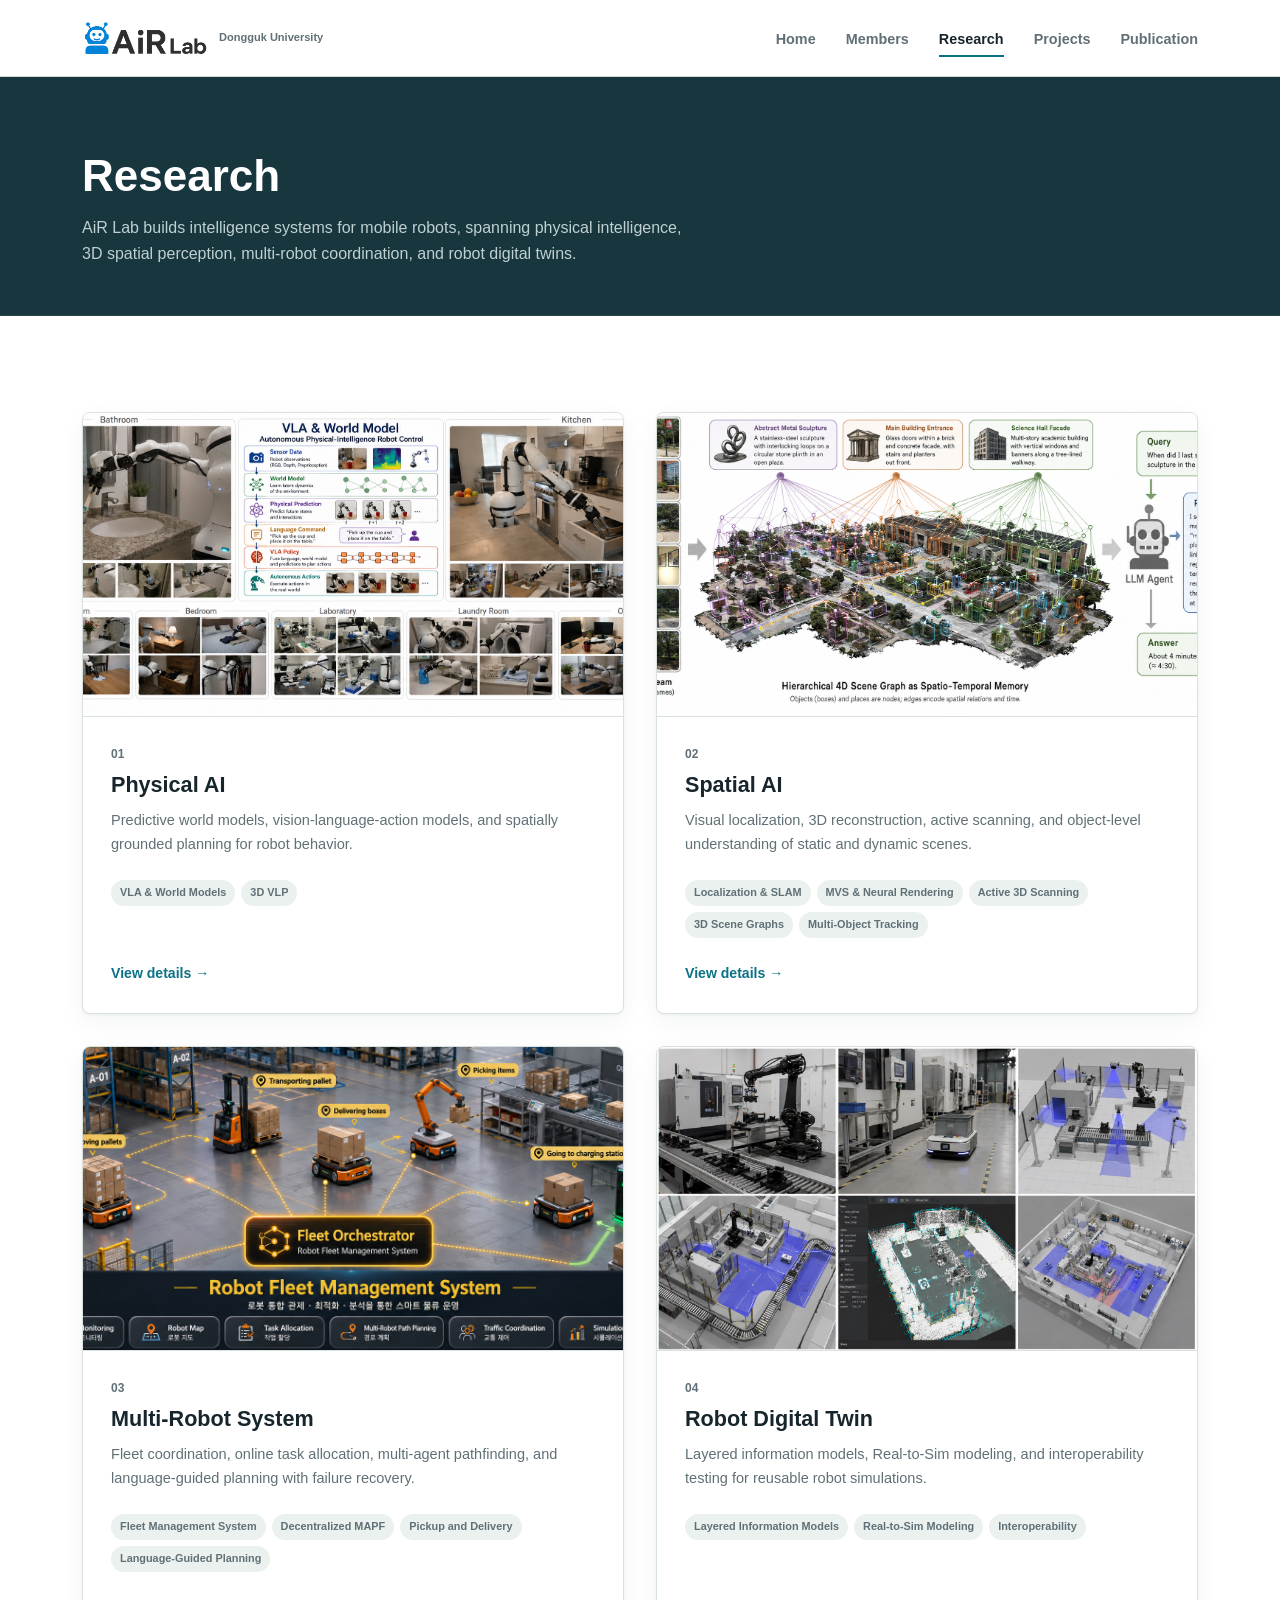
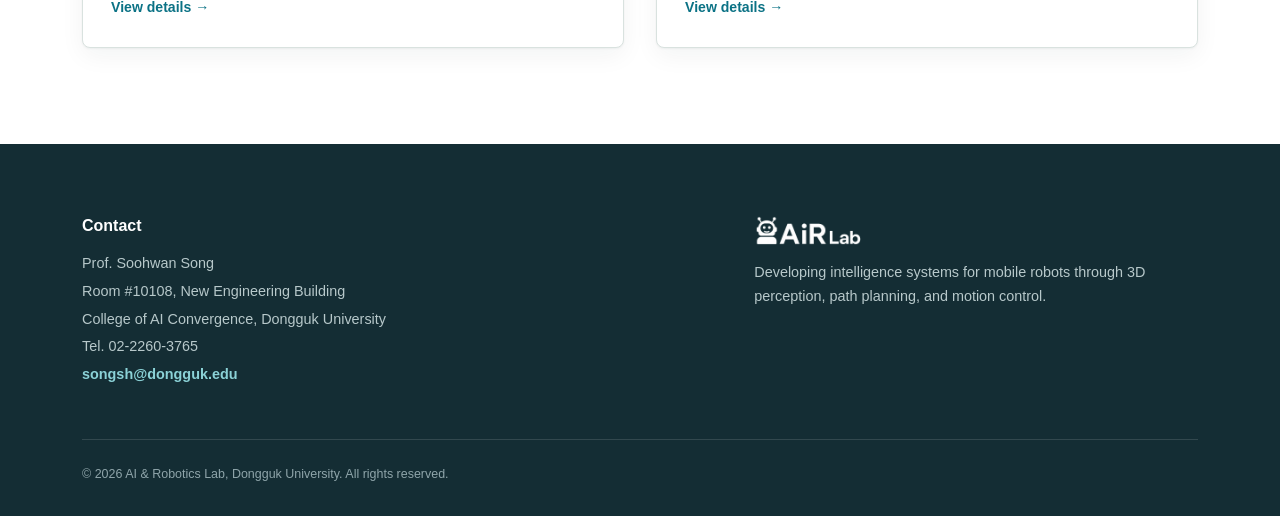
<file: research.html>
<!DOCTYPE html>
<html lang="en">
<head>
<meta charset="UTF-8" />
<meta name="viewport" content="width=device-width, initial-scale=1.0" />
<title>Research — AiR Lab</title>
<link rel="icon" type="image/png" href="figures/logo/favicon.png" />
<link rel="stylesheet" href="css/style.css" />
</head>
<body data-page="research">

<header class="site-header">
  <div class="container">
    <a href="index.html" class="brand">
      <img src="figures/logo/logo_v3.png" alt="AiR Lab logo" class="brand-logo" />
      <span class="brand-sub">Dongguk University</span>
    </a>
    <nav class="nav">
      <ul class="nav-links">
        <li><a href="index.html" data-page="home">Home</a></li>
        <li><a href="members.html" data-page="members">Members</a></li>
        <li><a href="research.html" data-page="research">Research</a></li>
        <li><a href="projects.html" data-page="projects">Projects</a></li>
        <li><a href="publication.html" data-page="publication">Publication</a></li>
      </ul>
      <button class="nav-toggle" aria-label="Toggle navigation">
        <span></span><span></span><span></span>
      </button>
    </nav>
  </div>
</header>

<section class="page-header">
  <div class="container">
    <h1>Research</h1>
    <p>AiR Lab builds intelligence systems for mobile robots, spanning physical intelligence, 3D spatial perception, multi-robot coordination, and robot digital twins.</p>
  </div>
</section>

<section class="section">
  <div class="container">
    <div class="research-summary-grid">

      <a href="physical-ai.html" class="research-summary-card">
        <img src="figures/research/1.PhysicalAI.png" alt="Conceptual robot world model connecting observations, prediction, and action" />
        <div class="body">
          <span class="num">01</span>
          <h2>Physical AI</h2>
          <p>Predictive world models, vision-language-action models, and spatially grounded planning for robot behavior.</p>
          <div class="summary-tags">
            <span>VLA &amp; World Models</span>
            <span>3D VLP</span>
          </div>
          <span class="card-link">View details →</span>
        </div>
      </a>

      <a href="spatial-ai.html" class="research-summary-card">
        <img src="figures/research/2.SpatialAI.png" alt="Spatial representations of objects and their relationships over time" />
        <div class="body">
          <span class="num">02</span>
          <h2>Spatial AI</h2>
          <p>Visual localization, 3D reconstruction, active scanning, and object-level understanding of static and dynamic scenes.</p>
          <div class="summary-tags">
            <span>Localization &amp; SLAM</span>
            <span>MVS &amp; Neural Rendering</span>
            <span>Active 3D Scanning</span>
            <span>3D Scene Graphs</span>
            <span>Multi-Object Tracking</span>
          </div>
          <span class="card-link">View details →</span>
        </div>
      </a>

      <a href="multi-robot.html" class="research-summary-card">
        <img src="figures/research/3.Multi-RobotSystem.png" alt="Multi-Robot System: Robot Fleet Management System overview" />
        <div class="body">
          <span class="num">03</span>
          <h2>Multi-Robot System</h2>
          <p>Fleet coordination, online task allocation, multi-agent pathfinding, and language-guided planning with failure recovery.</p>
          <div class="summary-tags">
            <span>Fleet Management System</span>
            <span>Decentralized MAPF</span>
            <span>Pickup and Delivery</span>
            <span>Language-Guided Planning</span>
          </div>
          <span class="card-link">View details →</span>
        </div>
      </a>

      <a href="digital-twin.html" class="research-summary-card">
        <img src="figures/research/4.RobotDigitalTwin.png" alt="Robot Digital Twin: National Robot Test Field digital-twin environment" />
        <div class="body">
          <span class="num">04</span>
          <h2>Robot Digital Twin</h2>
          <p>Layered information models, Real-to-Sim modeling, and interoperability testing for reusable robot simulations.</p>
          <div class="summary-tags">
            <span>Layered Information Models</span>
            <span>Real-to-Sim Modeling</span>
            <span>Interoperability</span>
          </div>
          <span class="card-link">View details →</span>
        </div>
      </a>

    </div>
  </div>
</section>

<footer class="site-footer">
  <div class="container">
    <div class="footer-grid">
      <div>
        <h3>Contact</h3>
        <p>Prof. Soohwan Song</p>
        <p>Room #10108, New Engineering Building</p>
        <p>College of AI Convergence, Dongguk University</p>
        <p>Tel. 02-2260-3765</p>
        <p><a class="email" href="mailto:songsh@dongguk.edu">songsh@dongguk.edu</a></p>
      </div>
      <div>
        <img src="figures/logo/logo_v3.png" alt="AI & Robotics Lab (AiR Lab)" class="footer-logo" />
        <p>Developing intelligence systems for mobile robots through 3D perception, path planning, and motion control.</p>
      </div>
    </div>
    <div class="footer-bottom">
      <span>© 2026 AI &amp; Robotics Lab, Dongguk University. All rights reserved.</span>
    </div>
  </div>
</footer>

<script src="js/main.js"></script>
</body>
</html>
</file>
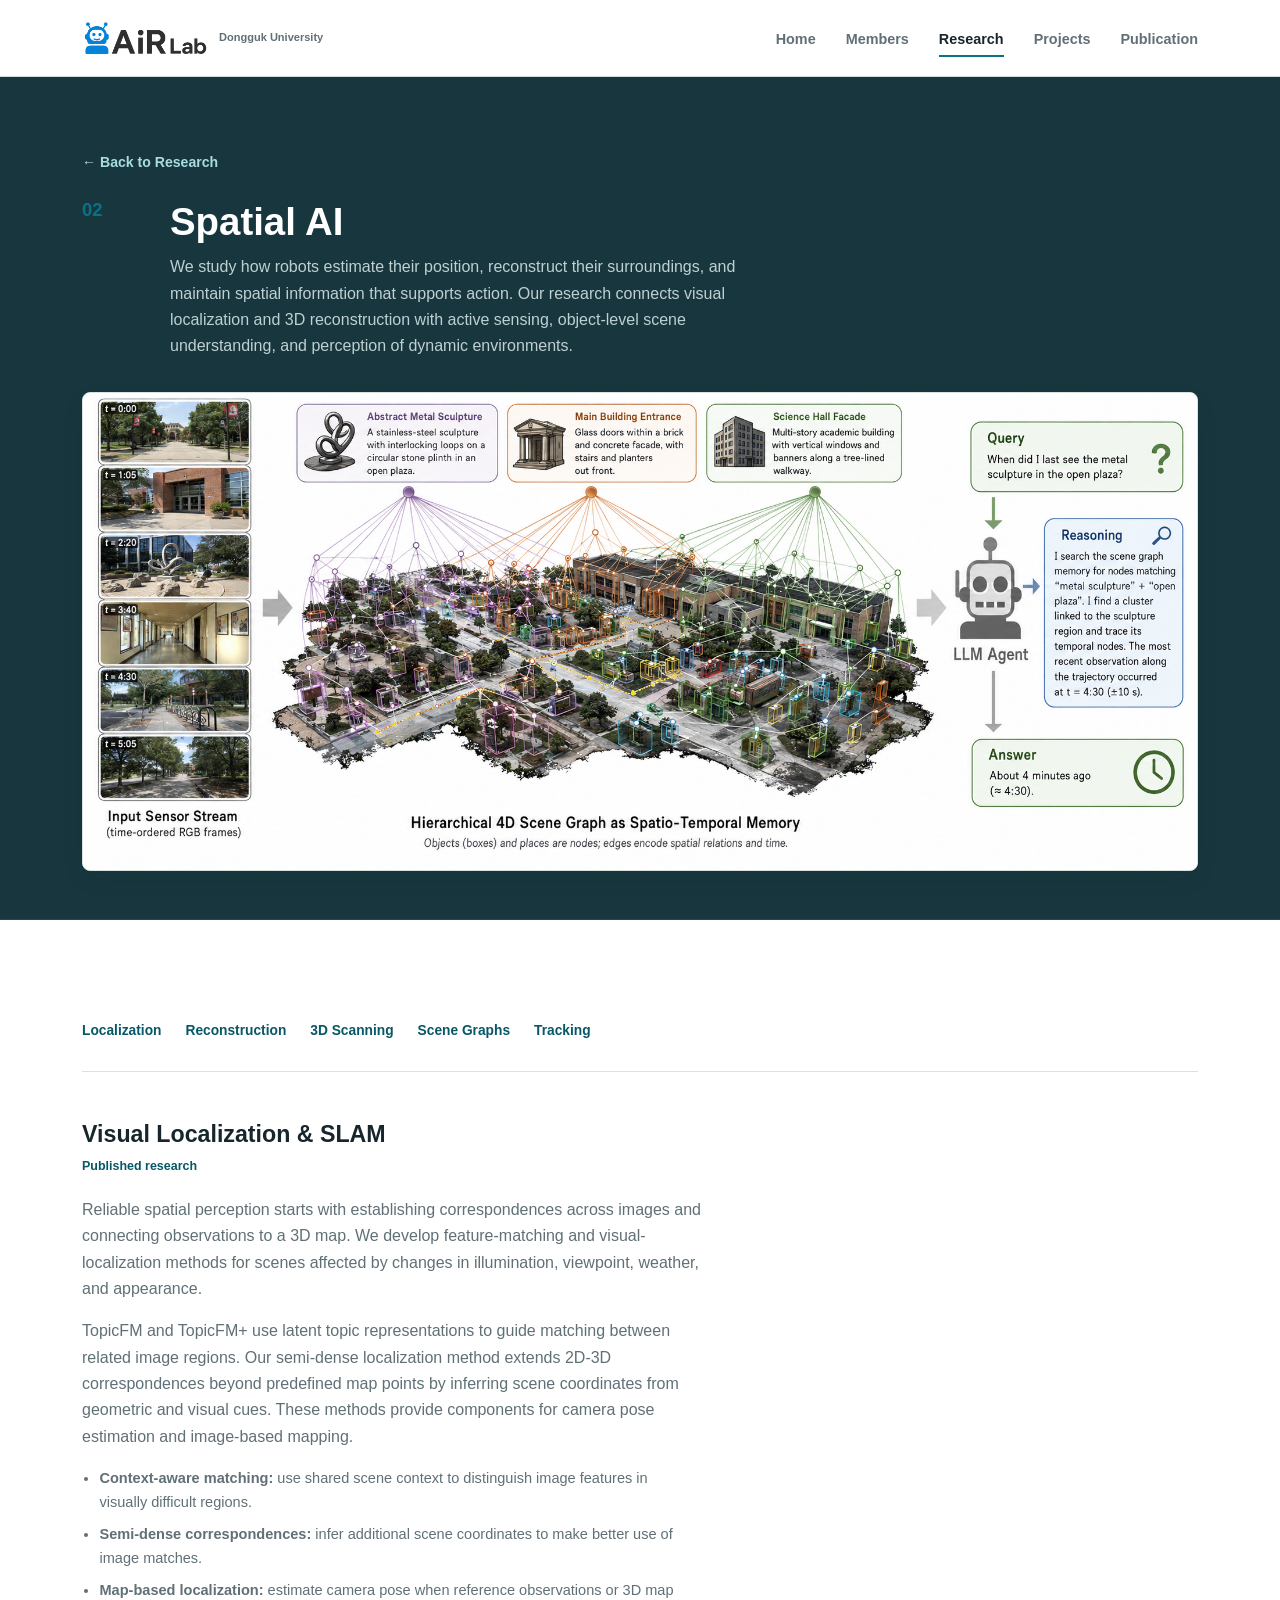
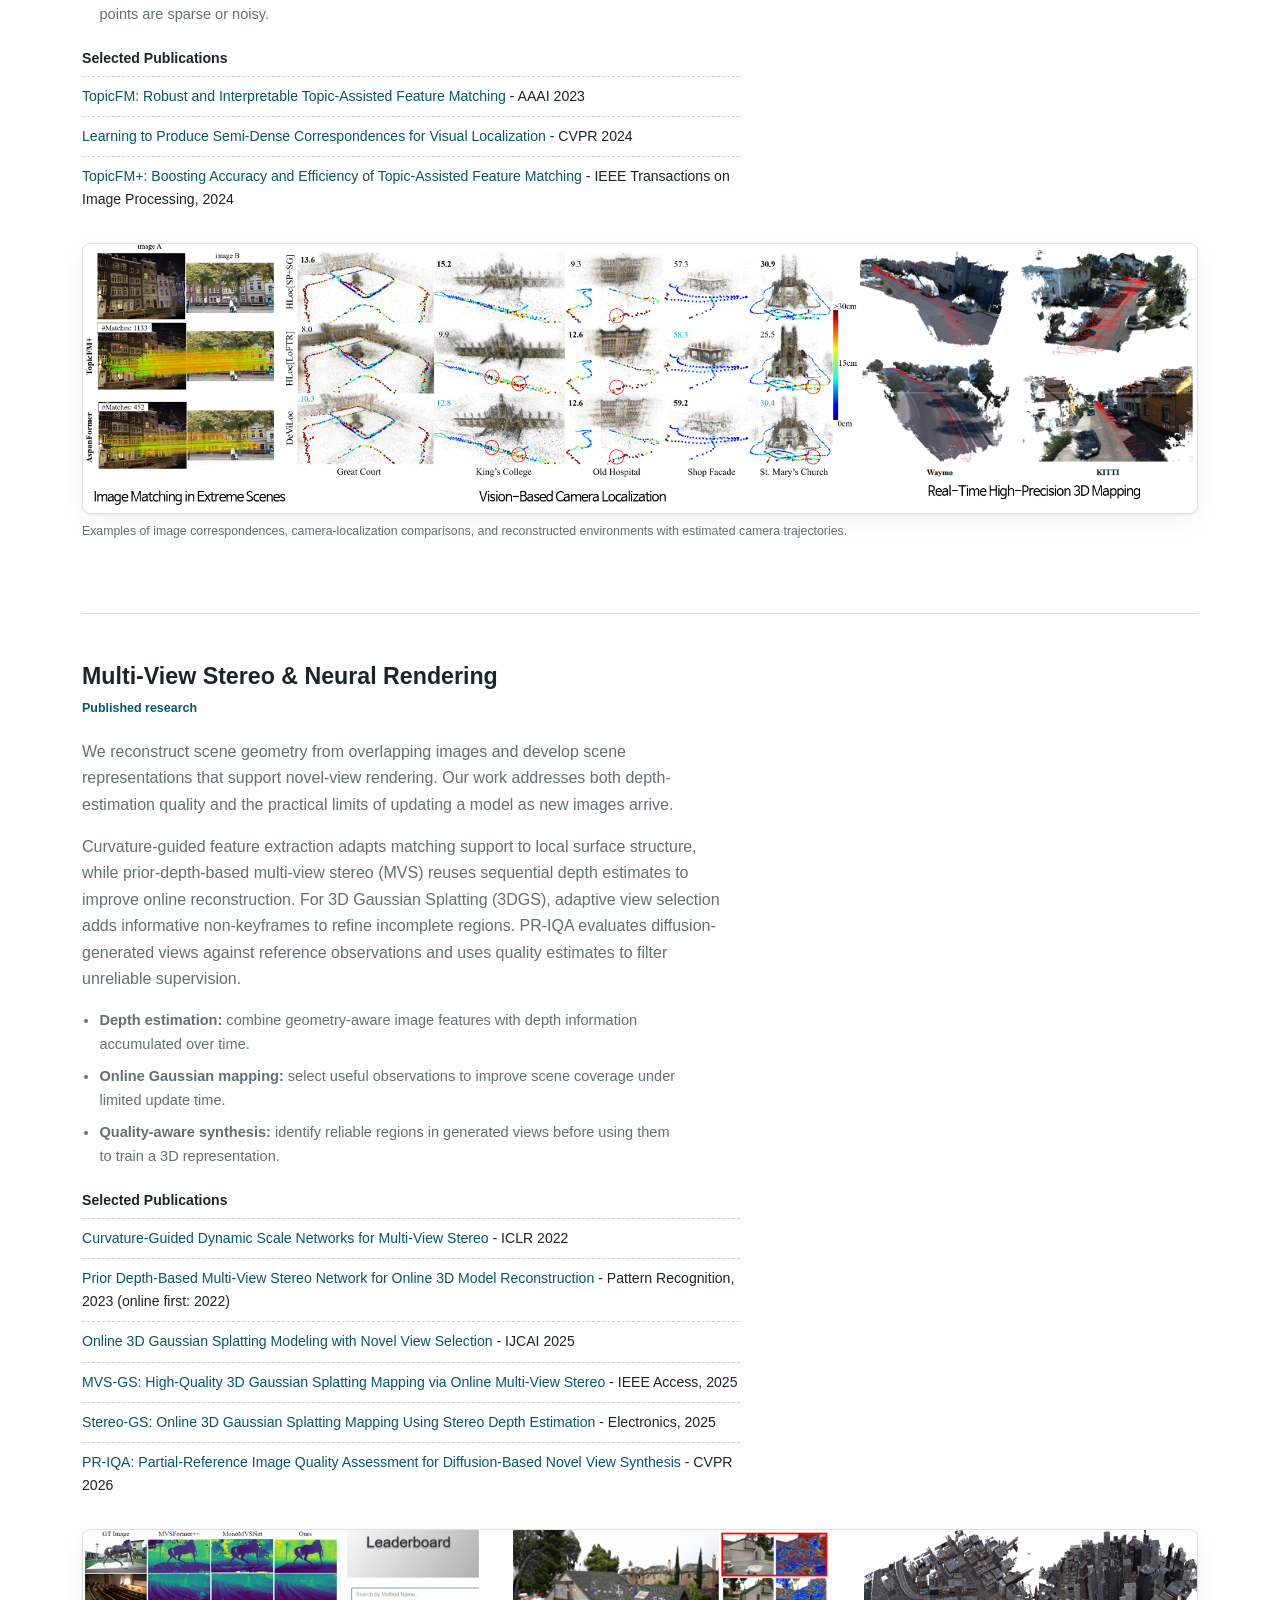
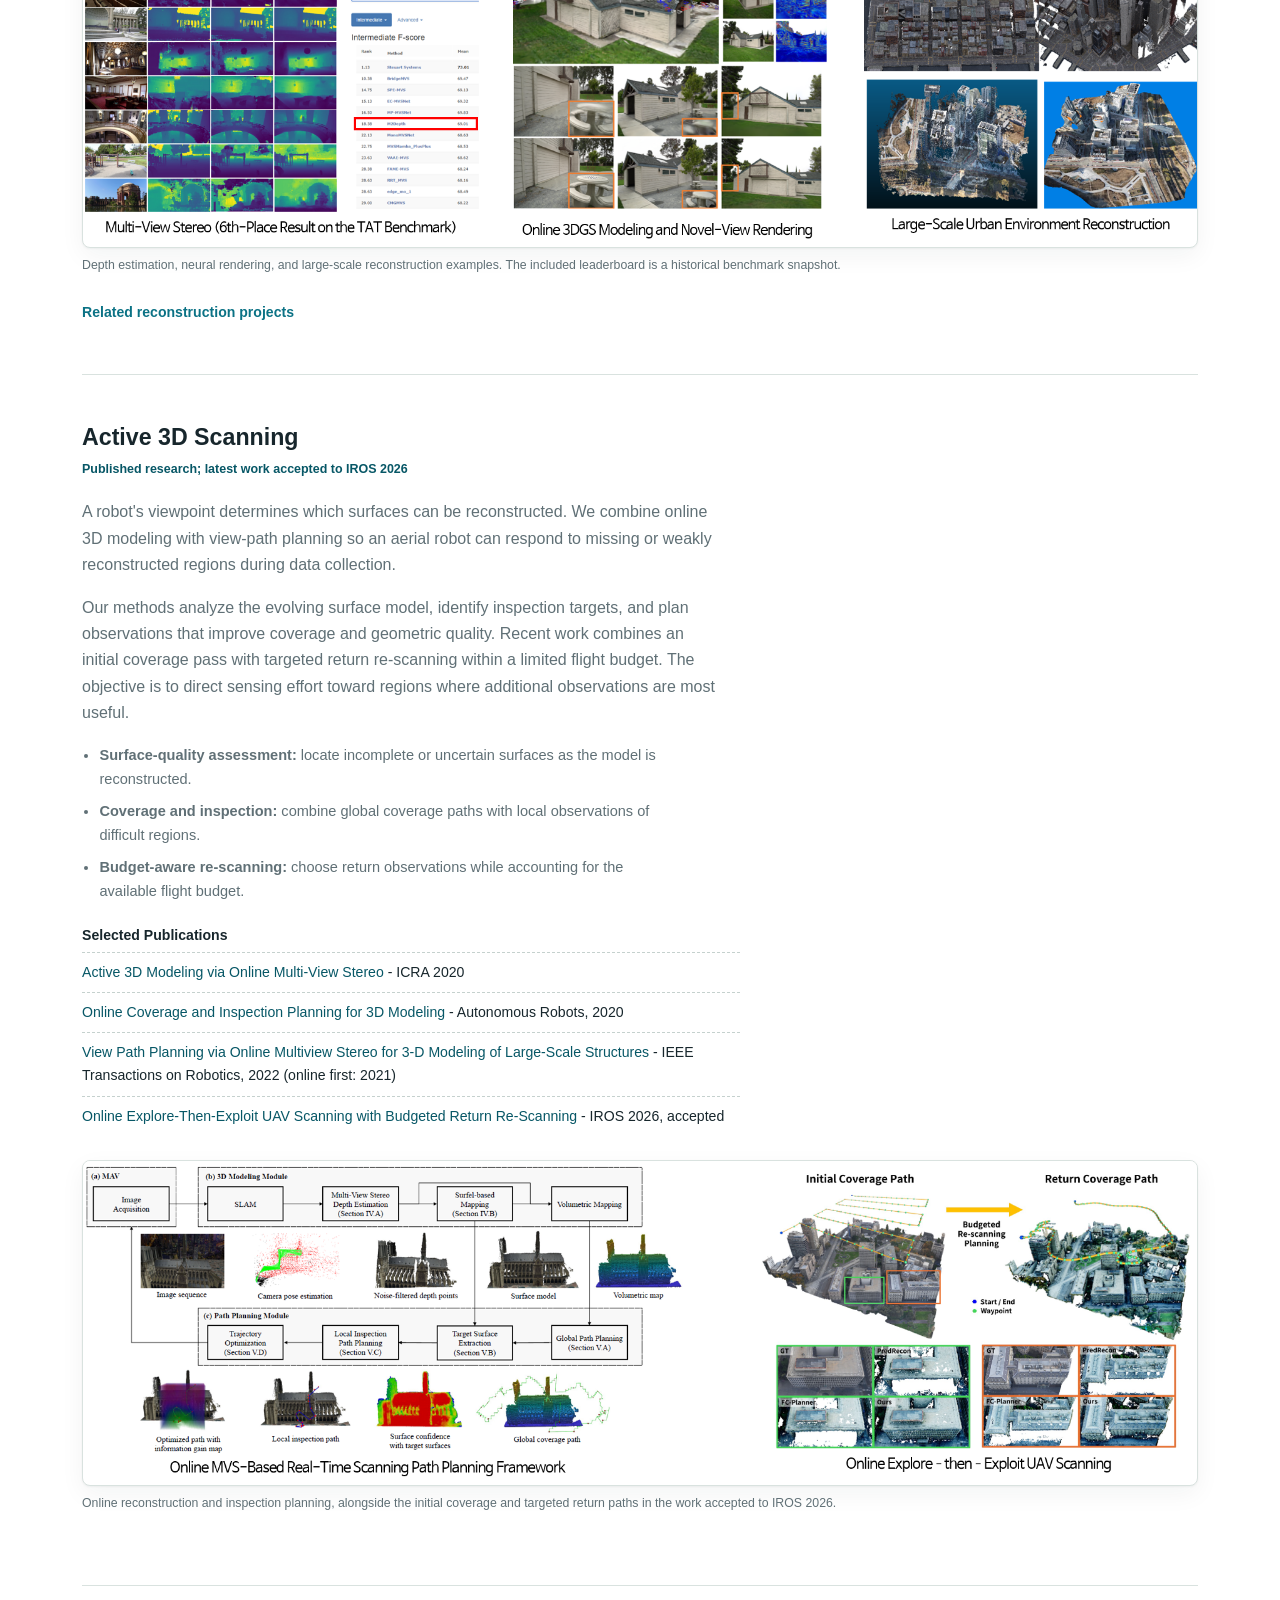
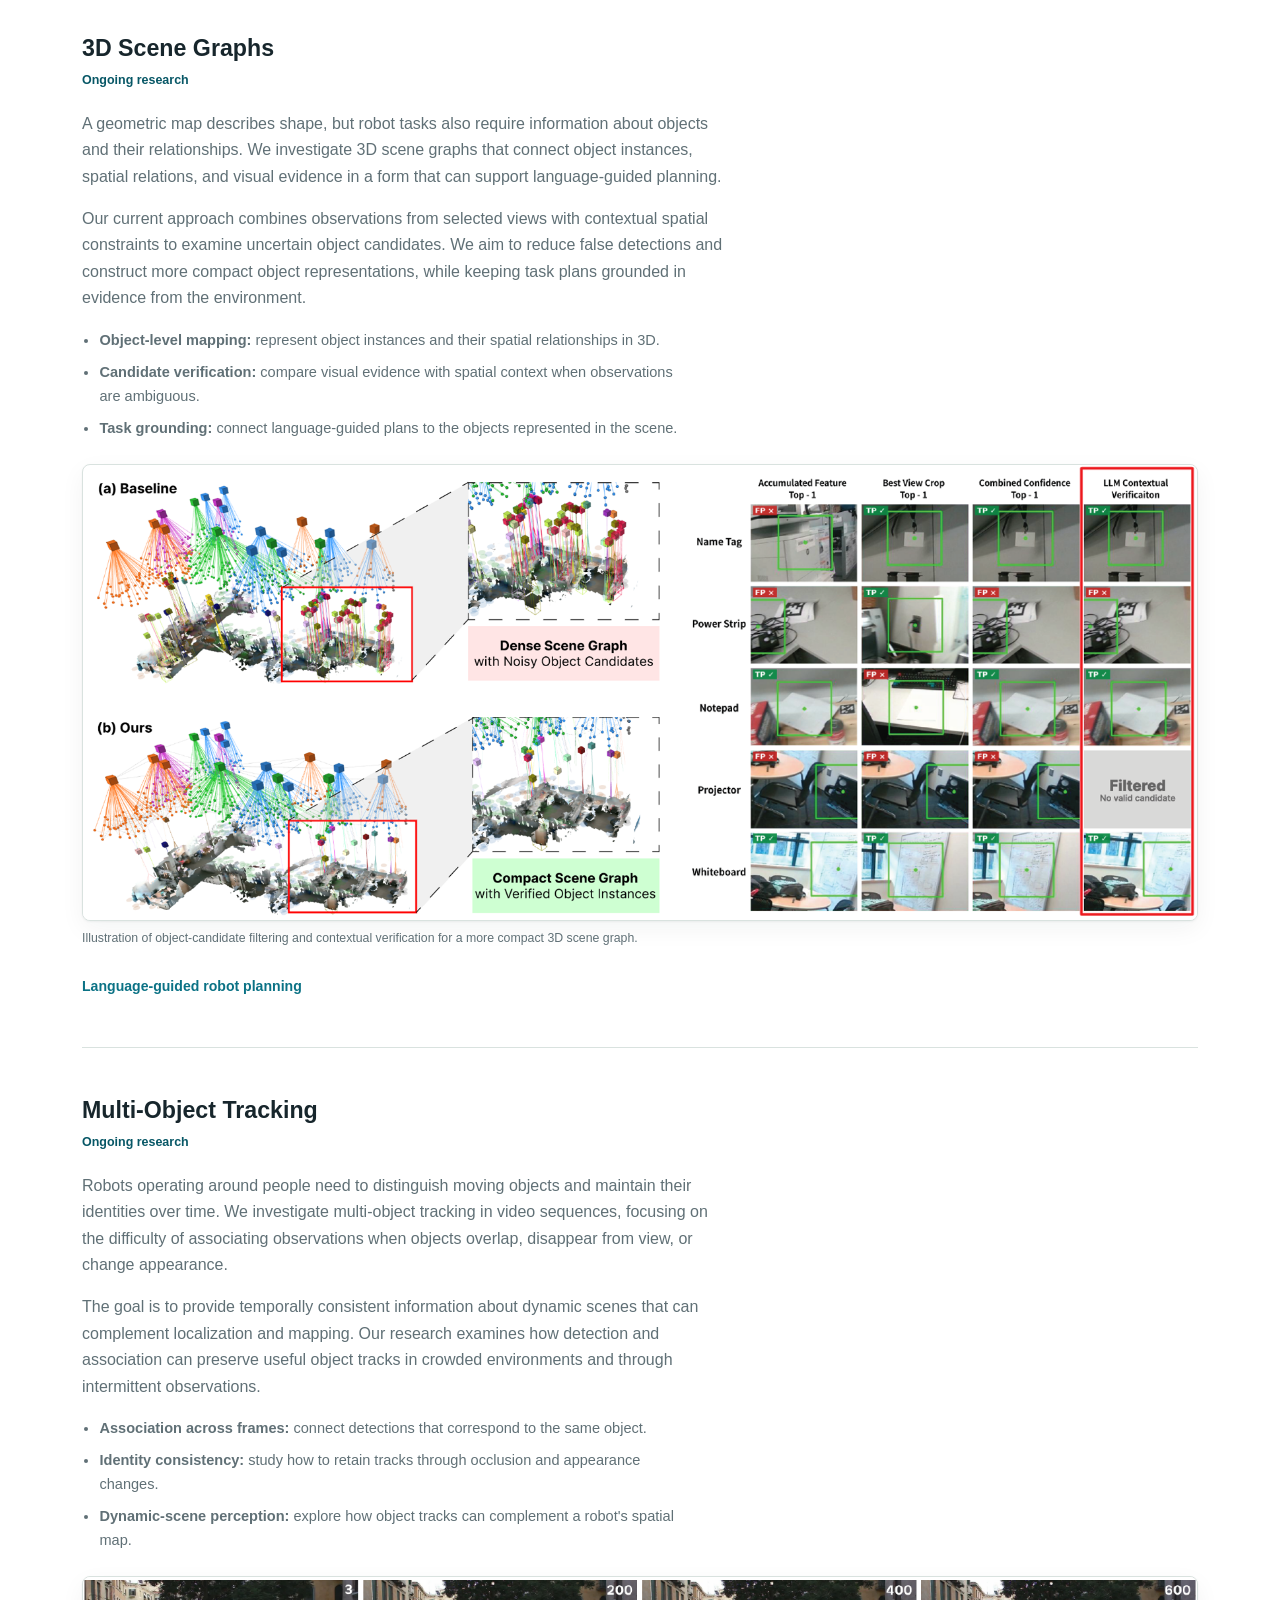
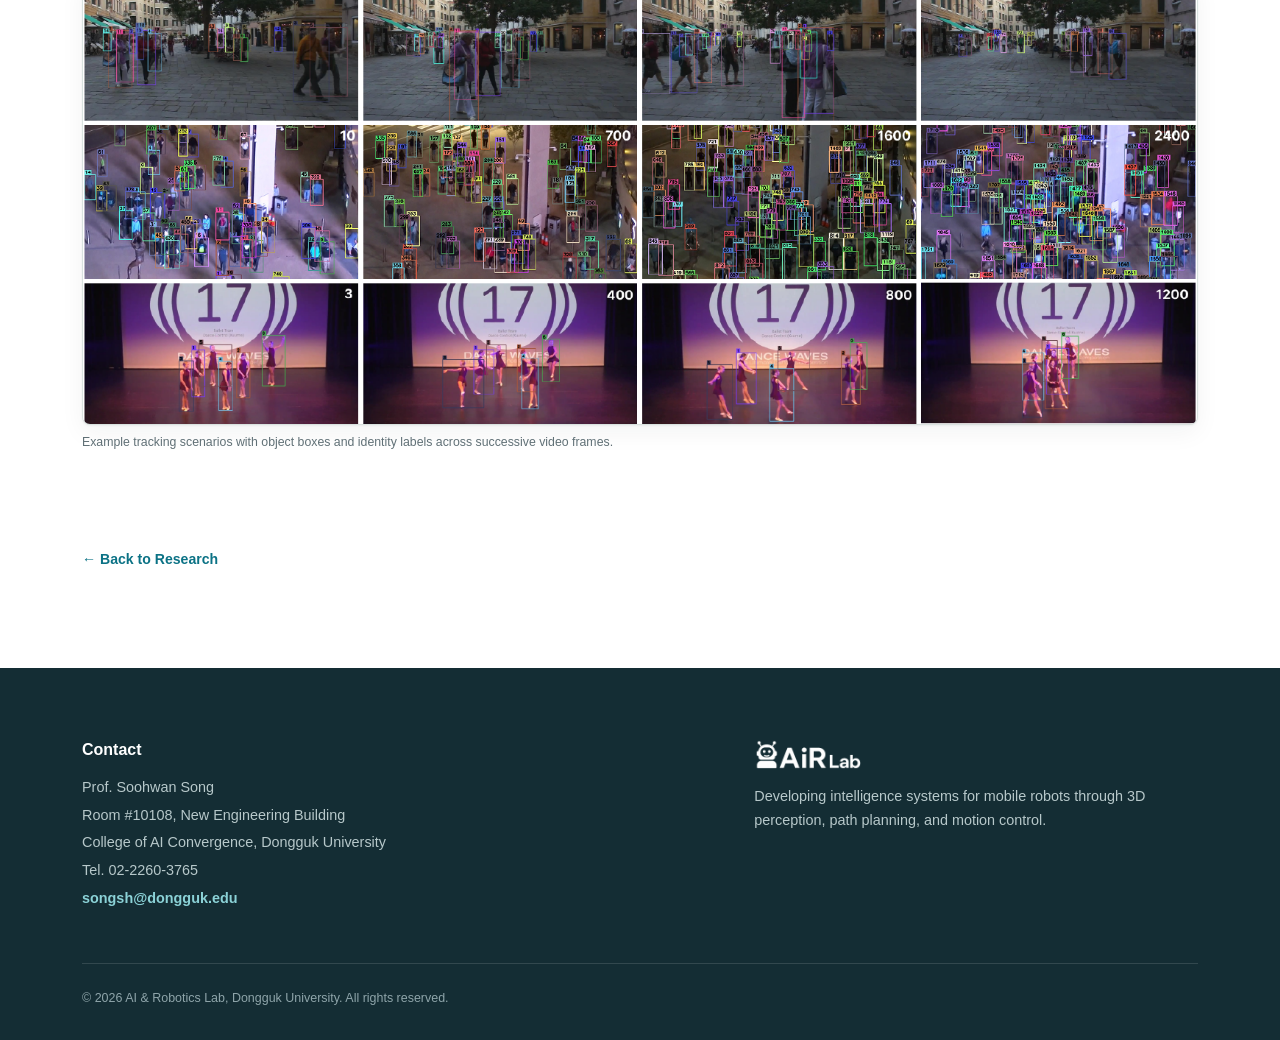
<file: spatial-ai.html>
<!DOCTYPE html>
<html lang="en">
<head>
<meta charset="UTF-8" />
<meta name="viewport" content="width=device-width, initial-scale=1.0" />
<meta name="description" content="AiR Lab research in visual localization, multi-view stereo, neural rendering, active 3D scanning, scene graphs, and multi-object tracking." />
<title>Spatial AI — Research — AiR Lab</title>
<link rel="icon" type="image/png" href="figures/logo/favicon.png" />
<link rel="stylesheet" href="css/style.css" />
</head>
<body data-page="research">

<header class="site-header">
  <div class="container">
    <a href="index.html" class="brand">
      <img src="figures/logo/logo_v3.png" alt="AiR Lab logo" class="brand-logo" />
      <span class="brand-sub">Dongguk University</span>
    </a>
    <nav class="nav">
      <ul class="nav-links">
        <li><a href="index.html" data-page="home">Home</a></li>
        <li><a href="members.html" data-page="members">Members</a></li>
        <li><a href="research.html" data-page="research">Research</a></li>
        <li><a href="projects.html" data-page="projects">Projects</a></li>
        <li><a href="publication.html" data-page="publication">Publication</a></li>
      </ul>
      <button class="nav-toggle" aria-label="Toggle navigation">
        <span></span><span></span><span></span>
      </button>
    </nav>
  </div>
</header>

<section class="page-header">
  <div class="container">
    <a href="research.html" class="section-link">← Back to Research</a>
    <div class="research-detail-head" style="margin-top: var(--space-3);">
      <span class="big-num">02</span>
      <div>
        <h1 class="research-title">Spatial AI</h1>
        <p class="desc" style="margin:0;">
          We study how robots estimate their position, reconstruct their surroundings, and maintain spatial
          information that supports action. Our research connects visual localization and 3D reconstruction
          with active sensing, object-level scene understanding, and perception of dynamic environments.
        </p>
      </div>
    </div>
    <img class="topic-hero-img" src="figures/research/2.SpatialAI.png" alt="Hierarchical scene graph linking a reconstructed environment, objects, and spatial relationships for language queries" />
  </div>
</section>

<section class="section research-article">
  <div class="container">

    <nav class="topic-nav" aria-label="Research topics">
      <a href="#localization">Localization</a>
      <a href="#reconstruction">Reconstruction</a>
      <a href="#scanning">3D Scanning</a>
      <a href="#scene-graphs">Scene Graphs</a>
      <a href="#tracking">Tracking</a>
    </nav>

    <div class="topic-block" id="localization">
      <h2>Visual Localization &amp; SLAM</h2>
      <p class="topic-status">Published research</p>
      <p class="desc">
        Reliable spatial perception starts with establishing correspondences across images and connecting
        observations to a 3D map. We develop feature-matching and visual-localization methods for scenes
        affected by changes in illumination, viewpoint, weather, and appearance.
      </p>
      <p class="desc">
        TopicFM and TopicFM+ use latent topic representations to guide matching between related image regions.
        Our semi-dense localization method extends 2D-3D correspondences beyond predefined map points by
        inferring scene coordinates from geometric and visual cues. These methods provide components for
        camera pose estimation and image-based mapping.
      </p>
      <ul class="desc-list">
        <li><strong>Context-aware matching:</strong> use shared scene context to distinguish image features in visually difficult regions.</li>
        <li><strong>Semi-dense correspondences:</strong> infer additional scene coordinates to make better use of image matches.</li>
        <li><strong>Map-based localization:</strong> estimate camera pose when reference observations or 3D map points are sparse or noisy.</li>
      </ul>
      <h3 class="related-heading">Selected Publications</h3>
      <ul class="related-pubs">
        <li><a href="https://arxiv.org/abs/2207.00328" target="_blank" rel="noopener noreferrer">TopicFM: Robust and Interpretable Topic-Assisted Feature Matching</a> - AAAI 2023</li>
        <li><a href="https://arxiv.org/abs/2402.08359" target="_blank" rel="noopener noreferrer">Learning to Produce Semi-Dense Correspondences for Visual Localization</a> - CVPR 2024</li>
        <li><a href="https://doi.org/10.1109/TIP.2024.3473301" target="_blank" rel="noopener noreferrer">TopicFM+: Boosting Accuracy and Efficiency of Topic-Assisted Feature Matching</a> - IEEE Transactions on Image Processing, 2024</li>
      </ul>
      <figure class="research-figure">
        <img src="figures/research/2-1.Visual SLAM.png" alt="Image-matching examples, camera-localization comparisons, and reconstructed scenes with camera trajectories" />
        <figcaption>Examples of image correspondences, camera-localization comparisons, and reconstructed environments with estimated camera trajectories.</figcaption>
      </figure>
    </div>

    <div class="topic-block" id="reconstruction">
      <h2>Multi-View Stereo &amp; Neural Rendering</h2>
      <p class="topic-status">Published research</p>
      <p class="desc">
        We reconstruct scene geometry from overlapping images and develop scene representations that support
        novel-view rendering. Our work addresses both depth-estimation quality and the practical limits of
        updating a model as new images arrive.
      </p>
      <p class="desc">
        Curvature-guided feature extraction adapts matching support to local surface structure, while
        prior-depth-based multi-view stereo (MVS) reuses sequential depth estimates to improve online
        reconstruction. For 3D Gaussian Splatting (3DGS), adaptive view selection adds informative non-keyframes
        to refine incomplete regions. PR-IQA evaluates diffusion-generated views against reference observations
        and uses quality estimates to filter unreliable supervision.
      </p>
      <ul class="desc-list">
        <li><strong>Depth estimation:</strong> combine geometry-aware image features with depth information accumulated over time.</li>
        <li><strong>Online Gaussian mapping:</strong> select useful observations to improve scene coverage under limited update time.</li>
        <li><strong>Quality-aware synthesis:</strong> identify reliable regions in generated views before using them to train a 3D representation.</li>
      </ul>
      <h3 class="related-heading">Selected Publications</h3>
      <ul class="related-pubs">
        <li><a href="https://arxiv.org/abs/2112.05999" target="_blank" rel="noopener noreferrer">Curvature-Guided Dynamic Scale Networks for Multi-View Stereo</a> - ICLR 2022</li>
        <li><a href="https://doi.org/10.1016/j.patcog.2022.109198" target="_blank" rel="noopener noreferrer">Prior Depth-Based Multi-View Stereo Network for Online 3D Model Reconstruction</a> - Pattern Recognition, 2023 (online first: 2022)</li>
        <li><a href="https://www.ijcai.org/proceedings/2025/148" target="_blank" rel="noopener noreferrer">Online 3D Gaussian Splatting Modeling with Novel View Selection</a> - IJCAI 2025</li>
        <li><a href="https://ieeexplore.ieee.org/document/11050405" target="_blank" rel="noopener noreferrer">MVS-GS: High-Quality 3D Gaussian Splatting Mapping via Online Multi-View Stereo</a> - IEEE Access, 2025</li>
        <li><a href="https://www.mdpi.com/2079-9292/14/22/4436" target="_blank" rel="noopener noreferrer">Stereo-GS: Online 3D Gaussian Splatting Mapping Using Stereo Depth Estimation</a> - Electronics, 2025</li>
        <li><a href="https://arxiv.org/abs/2604.04576" target="_blank" rel="noopener noreferrer">PR-IQA: Partial-Reference Image Quality Assessment for Diffusion-Based Novel View Synthesis</a> - CVPR 2026</li>
      </ul>
      <figure class="research-figure">
        <img src="figures/research/2-2.MVS_Neural Rendering.png" alt="Depth-map comparisons, a historical MVS leaderboard, Gaussian scene renderings, and urban 3D reconstructions" />
        <figcaption>Depth estimation, neural rendering, and large-scale reconstruction examples. The included leaderboard is a historical benchmark snapshot.</figcaption>
      </figure>
      <a href="projects.html" class="section-link">Related reconstruction projects</a>
    </div>

    <div class="topic-block" id="scanning">
      <h2>Active 3D Scanning</h2>
      <p class="topic-status">Published research; latest work accepted to IROS 2026</p>
      <p class="desc">
        A robot's viewpoint determines which surfaces can be reconstructed. We combine online 3D modeling
        with view-path planning so an aerial robot can respond to missing or weakly reconstructed regions
        during data collection.
      </p>
      <p class="desc">
        Our methods analyze the evolving surface model, identify inspection targets, and plan observations
        that improve coverage and geometric quality. Recent work combines an initial coverage pass with
        targeted return re-scanning within a limited flight budget. The objective is to direct sensing effort
        toward regions where additional observations are most useful.
      </p>
      <ul class="desc-list">
        <li><strong>Surface-quality assessment:</strong> locate incomplete or uncertain surfaces as the model is reconstructed.</li>
        <li><strong>Coverage and inspection:</strong> combine global coverage paths with local observations of difficult regions.</li>
        <li><strong>Budget-aware re-scanning:</strong> choose return observations while accounting for the available flight budget.</li>
      </ul>
      <h3 class="related-heading">Selected Publications</h3>
      <ul class="related-pubs">
        <li><a href="https://ieeexplore.ieee.org/document/9197089" target="_blank" rel="noopener noreferrer">Active 3D Modeling via Online Multi-View Stereo</a> - ICRA 2020</li>
        <li><a href="https://link.springer.com/article/10.1007/s10514-020-09936-7" target="_blank" rel="noopener noreferrer">Online Coverage and Inspection Planning for 3D Modeling</a> - Autonomous Robots, 2020</li>
        <li><a href="https://doi.org/10.1109/TRO.2021.3083197" target="_blank" rel="noopener noreferrer">View Path Planning via Online Multiview Stereo for 3-D Modeling of Large-Scale Structures</a> - IEEE Transactions on Robotics, 2022 (online first: 2021)</li>
        <li><a href="https://lsk1233.github.io/explore-then-exploit/" target="_blank" rel="noopener noreferrer">Online Explore-Then-Exploit UAV Scanning with Budgeted Return Re-Scanning</a> - IROS 2026, accepted</li>
      </ul>
      <figure class="research-figure">
        <img src="figures/research/2-3.3DScanning.png" alt="Online reconstruction and inspection-planning pipeline with initial coverage and budgeted return re-scanning paths" />
        <figcaption>Online reconstruction and inspection planning, alongside the initial coverage and targeted return paths in the work accepted to IROS 2026.</figcaption>
      </figure>
    </div>

    <div class="topic-block" id="scene-graphs">
      <h2>3D Scene Graphs</h2>
      <p class="topic-status">Ongoing research</p>
      <p class="desc">
        A geometric map describes shape, but robot tasks also require information about objects and their
        relationships. We investigate 3D scene graphs that connect object instances, spatial relations, and
        visual evidence in a form that can support language-guided planning.
      </p>
      <p class="desc">
        Our current approach combines observations from selected views with contextual spatial constraints
        to examine uncertain object candidates. We aim to reduce false detections and construct more compact
        object representations, while keeping task plans grounded in evidence from the environment.
      </p>
      <ul class="desc-list">
        <li><strong>Object-level mapping:</strong> represent object instances and their spatial relationships in 3D.</li>
        <li><strong>Candidate verification:</strong> compare visual evidence with spatial context when observations are ambiguous.</li>
        <li><strong>Task grounding:</strong> connect language-guided plans to the objects represented in the scene.</li>
      </ul>
      <figure class="research-figure">
        <img src="figures/research/2-4.3DSceneGraphs.png" alt="Illustration comparing dense object candidates with a compact scene graph and contextual object verification" />
        <figcaption>Illustration of object-candidate filtering and contextual verification for a more compact 3D scene graph.</figcaption>
      </figure>
      <a href="physical-ai.html" class="section-link">Language-guided robot planning</a>
    </div>

    <div class="topic-block" id="tracking">
      <h2>Multi-Object Tracking</h2>
      <p class="topic-status">Ongoing research</p>
      <p class="desc">
        Robots operating around people need to distinguish moving objects and maintain their identities over
        time. We investigate multi-object tracking in video sequences, focusing on the difficulty of associating
        observations when objects overlap, disappear from view, or change appearance.
      </p>
      <p class="desc">
        The goal is to provide temporally consistent information about dynamic scenes that can complement
        localization and mapping. Our research examines how detection and association can preserve useful
        object tracks in crowded environments and through intermittent observations.
      </p>
      <ul class="desc-list">
        <li><strong>Association across frames:</strong> connect detections that correspond to the same object.</li>
        <li><strong>Identity consistency:</strong> study how to retain tracks through occlusion and appearance changes.</li>
        <li><strong>Dynamic-scene perception:</strong> explore how object tracks can complement a robot's spatial map.</li>
      </ul>
      <figure class="research-figure">
        <img src="figures/research/2-5.Multi-ObjectTracking.png" alt="Video frames with pedestrian boxes and identity labels in outdoor, crowded, and performance scenes" />
        <figcaption>Example tracking scenarios with object boxes and identity labels across successive video frames.</figcaption>
      </figure>
    </div>

    <a href="research.html" class="back-to-top">← Back to Research</a>
  </div>
</section>

<footer class="site-footer">
  <div class="container">
    <div class="footer-grid">
      <div>
        <h3>Contact</h3>
        <p>Prof. Soohwan Song</p>
        <p>Room #10108, New Engineering Building</p>
        <p>College of AI Convergence, Dongguk University</p>
        <p>Tel. 02-2260-3765</p>
        <p><a class="email" href="mailto:songsh@dongguk.edu">songsh@dongguk.edu</a></p>
      </div>
      <div>
        <img src="figures/logo/logo_v3.png" alt="AI & Robotics Lab (AiR Lab)" class="footer-logo" />
        <p>Developing intelligence systems for mobile robots through 3D perception, path planning, and motion control.</p>
      </div>
    </div>
    <div class="footer-bottom">
      <span>© 2026 AI &amp; Robotics Lab, Dongguk University. All rights reserved.</span>
    </div>
  </div>
</footer>

<script src="js/main.js"></script>
</body>
</html>
</file>
<file: css/style.css>
/* ===== AiR Lab design system ===== */
:root {
  --color-bg: #f6f8f7;
  --color-surface: #ffffff;
  --color-bg-alt: #eaf1ef;
  --color-text: #17262c;
  --color-text-muted: #607076;
  --color-border: #d9e2df;
  --color-border-strong: #c5d1ce;
  --color-accent: #0b7285;
  --color-accent-dark: #075766;
  --color-accent-soft: #e2f2f3;
  --color-green: #277a58;
  --color-green-soft: #e2f1e9;
  --color-amber: #9a6818;
  --color-amber-soft: #f7ecd8;
  --color-header-bg: rgba(255, 255, 255, 0.94);
  --color-dark: #142d34;
  --color-dark-muted: #b7c8ca;

  --font-base: Inter, Pretendard, -apple-system, BlinkMacSystemFont, "Segoe UI", Roboto, "Helvetica Neue", Arial, sans-serif;
  --container-width: 1180px;
  --space-1: 8px;
  --space-2: 16px;
  --space-3: 24px;
  --space-4: 32px;
  --space-5: 48px;
  --space-6: 72px;
  --space-7: 96px;
  --radius: 8px;
  --shadow-sm: 0 1px 2px rgba(23, 38, 44, 0.05), 0 8px 24px rgba(23, 38, 44, 0.05);
  --shadow-md: 0 4px 12px rgba(23, 38, 44, 0.08), 0 18px 42px rgba(23, 38, 44, 0.08);
}

* { box-sizing: border-box; }

html {
  scroll-behavior: smooth;
  scroll-padding-top: 96px;
}

body {
  margin: 0;
  color: var(--color-text);
  background: var(--color-bg);
  font-family: var(--font-base);
  font-size: 16px;
  line-height: 1.65;
  -webkit-font-smoothing: antialiased;
  text-rendering: optimizeLegibility;
}

h1,
h2,
h3,
h4,
h5,
h6 {
  line-height: 1.22;
  letter-spacing: 0 !important;
}

a {
  color: inherit;
  text-decoration: none;
}

a,
button { -webkit-tap-highlight-color: transparent; }

button,
input,
textarea,
select { font: inherit; }

img {
  display: block;
  max-width: 100%;
}

::selection {
  color: var(--color-text);
  background: #cdebed;
}

:focus-visible {
  outline: 3px solid rgba(11, 114, 133, 0.3);
  outline-offset: 3px;
}

.container {
  width: 100%;
  max-width: var(--container-width);
  margin: 0 auto;
  padding: 0 var(--space-4);
}

/* ===== Header ===== */
.site-header {
  position: sticky;
  top: 0;
  z-index: 100;
  background: var(--color-header-bg);
  border-bottom: 1px solid rgba(197, 209, 206, 0.8);
  backdrop-filter: blur(14px) saturate(140%);
}

.site-header .container {
  display: flex;
  align-items: center;
  justify-content: space-between;
  height: 76px;
}

.brand {
  display: flex;
  align-items: center;
  gap: 12px;
  min-width: 0;
  line-height: 1;
}

.brand-logo {
  width: auto;
  height: 34px;
}

.brand-sub {
  color: var(--color-text-muted);
  font-size: 0.69rem;
  font-weight: 600;
  letter-spacing: 0;
  white-space: nowrap;
}

.nav {
  display: flex;
  align-items: center;
}

.nav-links {
  display: flex;
  align-items: center;
  gap: 30px;
  margin: 0;
  padding: 0;
  list-style: none;
}

.nav-links a {
  position: relative;
  display: block;
  padding: 26px 0 22px;
  color: var(--color-text-muted);
  font-size: 0.9rem;
  font-weight: 600;
  transition: color 160ms ease;
}

.nav-links a::after {
  content: "";
  position: absolute;
  right: 0;
  bottom: 17px;
  left: 0;
  height: 2px;
  background: transparent;
  transform: scaleX(0.4);
  transition: background 160ms ease, transform 160ms ease;
}

.nav-links a:hover,
.nav-links a.active { color: var(--color-text); }

.nav-links a:hover::after,
.nav-links a.active::after {
  background: var(--color-accent);
  transform: scaleX(1);
}

.nav-toggle {
  display: none;
  width: 40px;
  height: 40px;
  padding: 9px;
  background: transparent;
  border: 0;
  border-radius: 6px;
  cursor: pointer;
}

.nav-toggle:hover { background: var(--color-bg-alt); }

.nav-toggle span {
  display: block;
  width: 22px;
  height: 2px;
  margin: 5px 0;
  background: var(--color-text);
  transition: transform 180ms ease, opacity 180ms ease;
}

.nav-toggle.active span:nth-child(1) { transform: translateY(7px) rotate(45deg); }
.nav-toggle.active span:nth-child(2) { opacity: 0; }
.nav-toggle.active span:nth-child(3) { transform: translateY(-7px) rotate(-45deg); }

/* ===== Home hero ===== */
.hero {
  position: relative;
  isolation: isolate;
  display: grid;
  align-items: end;
  min-height: clamp(540px, calc(100svh - 140px), 690px);
  padding: 112px 0 76px;
  overflow: hidden;
  color: #ffffff;
  background-image: url("../figures/research/Main_Figure.png");
  background-repeat: no-repeat;
  background-position: center 36%;
  background-size: cover;
}

.hero::before {
  content: "";
  position: absolute;
  z-index: -1;
  inset: 0;
  background: rgba(8, 25, 31, 0.76);
}

.hero .container { position: relative; }

.eyebrow {
  display: inline-block;
  margin-bottom: var(--space-2);
  color: #a9dce0;
  font-size: 0.78rem;
  font-weight: 700;
  letter-spacing: 0;
  text-transform: uppercase;
}

.hero h1 {
  max-width: 15ch;
  margin: 0 0 var(--space-3);
  font-size: 4rem;
  line-height: 1.02;
}

.hero-lede {
  max-width: 56ch;
  margin: 0 0 var(--space-2);
  color: rgba(255, 255, 255, 0.84);
  font-size: 1.13rem;
}

.hero-meta {
  margin: 0;
  color: #a9dce0;
  font-size: 0.92rem;
  font-weight: 600;
}

.btn-row {
  display: flex;
  flex-wrap: wrap;
  gap: 10px;
  margin-top: var(--space-4);
}

.btn {
  display: inline-flex;
  align-items: center;
  justify-content: center;
  min-height: 42px;
  padding: 10px 18px;
  border: 1px solid transparent;
  border-radius: 7px;
  font-size: 0.9rem;
  font-weight: 700;
  line-height: 1;
  transition: background 160ms ease, border-color 160ms ease, color 160ms ease, transform 160ms ease;
}

.btn:hover { transform: translateY(-1px); }

.btn-primary {
  color: var(--color-dark);
  background: #ffffff;
}

.btn-primary:hover { background: #e7f5f5; }

.btn-secondary {
  color: var(--color-text);
  background: var(--color-surface);
  border-color: var(--color-border-strong);
}

.hero .btn-secondary {
  color: #ffffff;
  background: rgba(255, 255, 255, 0.06);
  border-color: rgba(255, 255, 255, 0.34);
}

.btn-secondary:hover {
  border-color: var(--color-accent);
  color: var(--color-accent-dark);
}

.hero .btn-secondary:hover {
  color: #ffffff;
  background: rgba(255, 255, 255, 0.13);
  border-color: rgba(255, 255, 255, 0.7);
}

/* ===== Shared section shell ===== */
.section {
  padding: var(--space-7) 0;
  background: var(--color-surface);
  border-bottom: 1px solid var(--color-border);
}

body[data-page="home"] .section:nth-of-type(3) { background: var(--color-bg); }
.section:last-of-type { border-bottom: 0; }

.section-head {
  display: flex;
  align-items: flex-end;
  justify-content: space-between;
  gap: var(--space-3);
  margin-bottom: var(--space-5);
}

.section-head h2 {
  margin: 0;
  font-size: 2rem;
}

.section-head .section-note {
  max-width: 42ch;
  color: var(--color-text-muted);
  font-size: 0.94rem;
}

.section-link,
.card-link,
.back-to-top,
.watch-link {
  color: var(--color-accent);
  font-size: 0.88rem;
  font-weight: 700;
}

.section-link,
.back-to-top { white-space: nowrap; }

.section-link:hover,
.card-link:hover,
.back-to-top:hover,
.watch-link:hover { color: var(--color-accent-dark); }

/* ===== Home research cards ===== */
.research-grid {
  display: grid;
  grid-template-columns: repeat(4, minmax(0, 1fr));
  gap: var(--space-3);
}

.research-card {
  display: flex;
  flex-direction: column;
  min-height: 280px;
  padding: 26px;
  background: var(--color-surface);
  border: 1px solid var(--color-border);
  border-radius: var(--radius);
  box-shadow: var(--shadow-sm);
  transition: border-color 180ms ease, box-shadow 180ms ease, transform 180ms ease;
}

.research-card:hover {
  border-color: var(--color-border-strong);
  box-shadow: var(--shadow-md);
  transform: translateY(-3px);
}

.research-card .num,
.research-summary-card .num {
  color: var(--color-text-muted);
  font-size: 0.75rem;
  font-weight: 800;
  letter-spacing: 0;
}

.research-card .icon {
  display: grid;
  place-items: center;
  width: 44px;
  height: 44px;
  margin: var(--space-3) 0 var(--space-2);
  color: var(--color-accent);
  background: var(--color-accent-soft);
  border-radius: 8px;
}

.research-card:nth-child(2) .icon {
  color: var(--color-amber);
  background: var(--color-amber-soft);
}

.research-card:nth-child(3) .icon {
  color: var(--color-green);
  background: var(--color-green-soft);
}

.research-card:nth-child(4) .icon {
  color: #51618a;
  background: #e9ecf5;
}

.research-card .icon svg {
  width: 24px;
  height: 24px;
  fill: none;
  stroke: currentColor;
  stroke-width: 1.7;
  stroke-linecap: round;
  stroke-linejoin: round;
}

.research-card h3 {
  margin: 0 0 10px;
  font-size: 1.08rem;
}

.research-card p {
  flex-grow: 1;
  margin: 0 0 var(--space-3);
  color: var(--color-text-muted);
  font-size: 0.9rem;
}

/* ===== News ===== */
.news-list {
  max-width: 900px;
  margin: 0;
  padding: 0;
  border-bottom: 1px solid var(--color-border);
  list-style: none;
}

.news-item {
  display: grid;
  grid-template-columns: 120px minmax(0, 1fr);
  gap: var(--space-3);
  padding: 19px 0;
  border-top: 1px solid var(--color-border);
}

.news-item.hidden { display: none; }

.news-date {
  padding-top: 2px;
  color: var(--color-accent);
  font-size: 0.8rem;
  font-weight: 800;
  letter-spacing: 0;
}

.news-text {
  color: var(--color-text);
  font-size: 0.94rem;
}

.news-toggle {
  display: inline-flex;
  align-items: center;
  gap: 4px;
  margin-top: var(--space-3);
  padding: 0;
  color: var(--color-accent);
  background: transparent;
  border: 0;
  font-size: 0.88rem;
  font-weight: 700;
  cursor: pointer;
}

.news-toggle:hover { color: var(--color-accent-dark); }
.news-toggle .count { color: var(--color-text-muted); font-weight: 500; }

/* ===== Footer ===== */
.site-footer {
  padding: var(--space-6) 0 var(--space-4);
  color: #ffffff;
  background: var(--color-dark);
}

.footer-grid {
  display: grid;
  grid-template-columns: 1.15fr 0.85fr;
  gap: var(--space-6);
  padding-bottom: var(--space-5);
  border-bottom: 1px solid rgba(255, 255, 255, 0.13);
}

.footer-grid h3 {
  margin: 0 0 var(--space-2);
  font-size: 1rem;
}

.footer-grid p {
  margin: 0 0 4px;
  color: var(--color-dark-muted);
  font-size: 0.9rem;
}

.footer-grid a.email {
  color: #8bd2d7;
  font-weight: 700;
}

.footer-logo {
  width: auto;
  height: 29px;
  margin-bottom: var(--space-2);
  filter: grayscale(1) brightness(0) invert(1);
}

.footer-bottom {
  display: flex;
  align-items: center;
  justify-content: space-between;
  gap: 8px;
  padding-top: var(--space-3);
  color: #8fa5aa;
  font-size: 0.78rem;
}

/* ===== Interior page header ===== */
.page-header {
  padding: var(--space-6) 0 var(--space-5);
  color: #ffffff;
  background: #18363e;
  border-bottom: 1px solid #244750;
}

.page-header h1 {
  margin: 0 0 12px;
  font-size: 2.75rem;
}

.page-header p {
  max-width: 68ch;
  margin: 0;
  color: #bfd0d2;
  font-size: 1rem;
}

.page-header .section-link { color: #a9dce0; }
.page-header .section-link:hover { color: #ffffff; }

/* ===== Professor ===== */
.bio-section {
  padding: var(--space-6) 0;
  background: var(--color-surface);
  border-bottom: 1px solid var(--color-border);
}

.bio-section:nth-of-type(odd) { background: var(--color-bg); }
.bio-section:last-of-type { border-bottom: 0; }

.bio-top {
  display: grid;
  grid-template-columns: 160px minmax(0, 1fr);
  gap: var(--space-5);
  align-items: center;
}

.bio-avatar {
  width: 152px;
  height: 152px;
  object-fit: cover;
  background: var(--color-bg-alt);
  border: 5px solid var(--color-surface);
  border-radius: 50%;
  box-shadow: var(--shadow-sm);
}

.bio-role {
  margin: 5px 0 2px;
  color: var(--color-accent);
  font-weight: 700;
}

.bio-links {
  display: flex;
  flex-wrap: wrap;
  gap: 10px;
  margin-top: var(--space-3);
}

.bio-section h2 {
  margin: 0 0 var(--space-3);
  font-size: 1.35rem;
}

.interest-tags {
  display: flex;
  flex-wrap: wrap;
  gap: 8px;
}

.timeline {
  max-width: 820px;
  margin: 0;
  padding: 0;
  list-style: none;
}

.timeline li {
  display: grid;
  grid-template-columns: 130px minmax(0, 1fr);
  gap: var(--space-3);
  padding: 14px 0;
  border-top: 1px solid var(--color-border);
  font-size: 0.94rem;
}

.timeline .year {
  color: var(--color-accent);
  font-size: 0.84rem;
  font-weight: 800;
}

/* ===== People navigation ===== */
.people-switch {
  background: var(--color-surface);
  border-bottom: 1px solid var(--color-border);
}

.people-tabs {
  display: flex;
  gap: var(--space-4);
}

.people-tabs a {
  position: relative;
  padding: 18px 1px 16px;
  color: var(--color-text-muted);
  font-size: 0.9rem;
  font-weight: 700;
}

.people-tabs a::after {
  content: "";
  position: absolute;
  right: 0;
  bottom: -1px;
  left: 0;
  height: 2px;
  background: transparent;
}

.people-tabs a:hover,
.people-tabs a.active { color: var(--color-accent-dark); }
.people-tabs a.active::after { background: var(--color-accent); }

/* ===== Members ===== */
.member-group {
  padding: 56px 0;
  background: var(--color-bg);
  border-bottom: 1px solid var(--color-border);
}

.member-group:nth-of-type(even) { background: var(--color-surface); }
.member-group:last-child { border-bottom: 0; }

.member-group-title,
.project-group-title,
.alumni-year-title {
  display: flex;
  align-items: baseline;
  gap: 10px;
  margin-bottom: var(--space-3);
}

.member-group-title h2,
.project-group-title h2 {
  margin: 0;
  font-size: 1.35rem;
}

.member-group-title .count,
.project-group-title .count,
.alumni-year-title .count {
  color: var(--color-text-muted);
  font-size: 0.8rem;
}

.pi-card {
  display: grid;
  grid-template-columns: 116px minmax(0, 1fr);
  gap: var(--space-4);
  align-items: center;
  max-width: 820px;
  padding: var(--space-4);
  background: var(--color-surface);
  border: 1px solid var(--color-border);
  border-radius: var(--radius);
  box-shadow: var(--shadow-sm);
}

.pi-card-link { transition: border-color 180ms ease, box-shadow 180ms ease, transform 180ms ease; }

.pi-card-link:hover {
  border-color: var(--color-border-strong);
  box-shadow: var(--shadow-md);
  transform: translateY(-2px);
}

.pi-avatar {
  width: 104px;
  height: 104px;
  object-fit: cover;
  background: var(--color-bg-alt);
  border-radius: 50%;
}

.pi-card h3 { margin: 0 0 4px; font-size: 1.2rem; }
.pi-card .role { margin-bottom: 8px; color: var(--color-accent); font-size: 0.84rem; font-weight: 700; }
.pi-card p { margin: 2px 0; color: var(--color-text-muted); font-size: 0.88rem; }

.member-grid {
  display: grid;
  grid-template-columns: repeat(3, minmax(0, 1fr));
  gap: var(--space-2);
}

.member-card {
  position: relative;
  display: grid;
  grid-template-columns: 84px minmax(0, 1fr);
  gap: var(--space-2);
  align-items: center;
  min-height: 126px;
  padding: 20px;
  background: var(--color-surface);
  border: 1px solid var(--color-border);
  border-radius: var(--radius);
  box-shadow: 0 1px 2px rgba(23, 38, 44, 0.04);
  transition: border-color 160ms ease, box-shadow 160ms ease;
}

.member-card:hover {
  border-color: var(--color-border-strong);
  box-shadow: var(--shadow-sm);
}

.member-link {
  position: absolute;
  top: 10px;
  right: 10px;
  display: grid;
  place-items: center;
  width: 30px;
  height: 30px;
  color: var(--color-text-muted);
  background: rgba(255, 255, 255, 0.9);
  border: 1px solid var(--color-border);
  border-radius: 6px;
  transition: color 150ms ease, border-color 150ms ease, background 150ms ease;
}

.member-link:hover {
  color: var(--color-accent);
  background: var(--color-accent-soft);
  border-color: #b7dadd;
}

.member-link.member-link-home { right: 46px; }
.member-link svg { width: 15px; height: 15px; }

.member-avatar {
  width: 82px;
  height: 82px;
  object-fit: cover;
  background: var(--color-bg-alt);
  border-radius: 50%;
}

.member-card h4 {
  margin: 0 36px 6px 0;
  font-size: 0.98rem;
}

.tag,
.summary-tags span,
.topic-highlight,
.badge,
.role-tag,
.status-badge {
  display: inline-block;
  border-radius: 999px;
  font-weight: 700;
}

.tag {
  margin-bottom: 8px;
  padding: 4px 9px;
  color: var(--color-accent-dark);
  background: var(--color-accent-soft);
  font-size: 0.69rem;
}

.member-card .email {
  margin: 0;
  color: var(--color-text-muted);
  font-size: 0.77rem;
  overflow-wrap: anywhere;
}

/* ===== Alumni ===== */
.alumni-year {
  padding: var(--space-6) 0;
  background: var(--color-bg);
  border-bottom: 1px solid var(--color-border);
}

.alumni-year:last-of-type { border-bottom: 0; }

.alumni-year-title h2 {
  margin: 0;
  color: var(--color-accent-dark);
  font-size: 1.55rem;
}

.alumni-card {
  position: relative;
  display: grid;
  grid-template-columns: 132px minmax(0, 1fr);
  gap: var(--space-4);
  padding: var(--space-4);
  background: var(--color-surface);
  border: 1px solid var(--color-border);
  border-radius: var(--radius);
  box-shadow: var(--shadow-sm);
}

.alumni-avatar {
  width: 112px;
  height: 112px;
  object-fit: cover;
  background: var(--color-bg-alt);
  border-radius: 50%;
}

.alumni-card h3 {
  margin: 0 0 7px;
  padding-right: 76px;
  font-size: 1.25rem;
}

.alumni-summary {
  margin: 0;
  color: var(--color-text-muted);
  font-size: 0.9rem;
}

.alumni-details {
  display: grid;
  grid-template-columns: repeat(3, minmax(0, 1fr));
  gap: var(--space-3);
  margin-top: var(--space-3);
  padding-top: var(--space-3);
  border-top: 1px solid var(--color-border);
}

.alumni-detail h4,
.alumni-research h4 {
  margin: 0 0 8px;
  color: var(--color-text);
  font-size: 0.8rem;
}

.alumni-detail p {
  margin: 3px 0;
  color: var(--color-text-muted);
  font-size: 0.86rem;
}

.alumni-detail a { color: var(--color-accent); }

.alumni-research {
  grid-column: 1 / -1;
  padding-top: var(--space-2);
  border-top: 1px dashed var(--color-border-strong);
}

.alumni-publications {
  margin: 0;
  padding: 0;
  list-style: none;
}

.alumni-publications li {
  display: grid;
  grid-template-columns: 46px minmax(0, 1fr);
  gap: var(--space-2);
  padding: 7px 0;
  color: var(--color-text-muted);
  font-size: 0.84rem;
}

.alumni-publications .year { color: var(--color-accent); font-weight: 800; }
.alumni-publications a:hover { color: var(--color-accent); }

/* ===== Research overview ===== */
.research-summary-grid {
  display: grid;
  grid-template-columns: repeat(2, minmax(0, 1fr));
  gap: var(--space-4);
}

.research-summary-card {
  display: flex;
  flex-direction: column;
  overflow: hidden;
  background: var(--color-surface);
  border: 1px solid var(--color-border);
  border-radius: var(--radius);
  box-shadow: var(--shadow-sm);
  transition: border-color 180ms ease, box-shadow 180ms ease, transform 180ms ease;
}

.research-summary-card:hover {
  border-color: var(--color-border-strong);
  box-shadow: var(--shadow-md);
  transform: translateY(-3px);
}

.research-summary-card img {
  width: 100%;
  aspect-ratio: 16 / 9;
  object-fit: cover;
  background: var(--color-bg-alt);
  border-bottom: 1px solid var(--color-border);
}

.research-summary-card .body {
  display: flex;
  flex: 1;
  flex-direction: column;
  padding: 28px;
}

.research-summary-card h2 {
  margin: 7px 0 10px;
  font-size: 1.35rem;
}

.research-summary-card p {
  margin: 0 0 var(--space-3);
  color: var(--color-text-muted);
  font-size: 0.91rem;
}

.research-summary-card .card-link { margin-top: auto; }

.summary-tags {
  display: flex;
  flex-wrap: wrap;
  gap: 6px;
  margin-bottom: var(--space-3);
}

.summary-tags span {
  padding: 4px 9px;
  color: var(--color-text-muted);
  background: var(--color-bg-alt);
  font-size: 0.68rem;
}

/* ===== Research detail ===== */
.research-detail {
  padding: var(--space-6) 0;
  border-bottom: 1px solid var(--color-border);
}

.research-detail:last-child { border-bottom: 0; }

.research-detail-head {
  display: grid;
  grid-template-columns: 64px minmax(0, 1fr);
  gap: var(--space-3);
  margin-bottom: var(--space-4);
}

.page-header .research-title {
  margin: 0 0 8px;
  font-size: 2.4rem;
}

.topic-nav {
  display: flex;
  flex-wrap: wrap;
  gap: 8px 24px;
  margin-bottom: var(--space-4);
  padding-bottom: var(--space-3);
  border-bottom: 1px solid var(--color-border);
}

.topic-nav a {
  padding: 4px 0;
  color: var(--color-accent-dark);
  font-size: 0.86rem;
  font-weight: 700;
}

.topic-nav a:hover { text-decoration: underline; }

.research-article .topic-block { scroll-margin-top: 8px; }

.research-article .topic-block h2 {
  max-width: 50ch;
  margin: 0 0 8px;
  font-size: 1.45rem;
}

.topic-status {
  margin: 0 0 20px;
  color: var(--color-accent-dark);
  font-size: 0.78rem;
  font-weight: 700;
}

.research-article .topic-block .desc { margin-bottom: 16px; }
.research-article .topic-block .desc-list { margin-bottom: 20px; }
.research-article .topic-block .desc-list li { margin-bottom: 8px; }

.research-article .topic-block .related-heading {
  margin: 24px 0 8px;
  font-size: 0.88rem;
}

.research-article .related-pubs a { color: var(--color-accent-dark); }
.research-article .related-pubs a:hover { text-decoration: underline; }
.research-article .desc a { color: var(--color-accent-dark); text-decoration: underline; }
.research-article .section-link { white-space: normal; }

.big-num {
  color: var(--color-accent);
  font-size: 1.15rem;
  font-weight: 800;
  line-height: 1.2;
}

.research-detail h2 {
  margin: 0 0 8px;
  font-size: 1.65rem;
}

.research-detail .desc,
.topic-block .desc {
  max-width: 72ch;
  color: var(--color-text-muted);
}

.research-detail .desc { margin: 0 0 var(--space-3); }

.topic-hero-img {
  width: 100%;
  max-height: 500px;
  margin-top: var(--space-4);
  object-fit: contain;
  background: var(--color-surface);
  border: 1px solid var(--color-border);
  border-radius: var(--radius);
  box-shadow: var(--shadow-sm);
}

.topic-block {
  padding: var(--space-5) 0;
  border-top: 1px solid var(--color-border);
}

.topic-block:first-of-type {
  padding-top: var(--space-2);
  border-top: 0;
}

.topic-block h3 {
  margin: 0 0 10px;
  font-size: 1.22rem;
}

.topic-highlight {
  margin-bottom: 12px;
  padding: 5px 10px;
  color: var(--color-accent-dark);
  background: var(--color-accent-soft);
  font-size: 0.75rem;
}

.topic-block .desc-list {
  max-width: 74ch;
  margin: 0 0 12px;
  padding-left: 1.2em;
  color: var(--color-text-muted);
  font-size: 0.91rem;
}

.topic-block .desc-list li { margin-bottom: 5px; }
.topic-block .desc { margin: 0 0 12px; }

.related-pubs {
  max-width: 74ch;
  margin: 0;
  padding: 0;
  list-style: none;
}

.related-pubs li {
  padding: 8px 0;
  border-top: 1px dashed var(--color-border-strong);
  font-size: 0.88rem;
}

.research-figure-row,
.video-row {
  display: flex;
  flex-wrap: wrap;
  gap: var(--space-2);
  margin: var(--space-3) 0;
}

.research-figure {
  flex: 1 1 240px;
  margin: var(--space-3) 0;
}

.research-figure-row .research-figure { margin: 0; }

.research-figure img,
.research-figure video {
  width: 100%;
  background: var(--color-surface);
  border: 1px solid var(--color-border);
  border-radius: var(--radius);
  box-shadow: var(--shadow-sm);
}

.research-figure figcaption {
  margin-top: 7px;
  color: var(--color-text-muted);
  font-size: 0.77rem;
}

.video-row {
  align-items: stretch;
}

.video-row video {
  flex: 1 1 auto;
  width: auto;
  max-width: 100%;
  height: 320px;
  object-fit: cover;
  background: #0b171b;
  border: 1px solid var(--color-border);
  border-radius: var(--radius);
}

.watch-link {
  display: inline-block;
  margin: 2px 0 10px;
  cursor: pointer;
}

.video-embed {
  position: relative;
  width: 100%;
  height: 0;
  margin: 0 0 var(--space-3);
  padding-top: 56.25%;
  overflow: hidden;
  background: #0b171b;
  border-radius: var(--radius);
}

.video-embed iframe {
  position: absolute;
  inset: 0;
  width: 100%;
  height: 100%;
  border: 0;
}

.back-to-top {
  display: inline-block;
  margin-top: var(--space-3);
}

/* ===== Publications ===== */
.pub-year {
  max-width: 980px;
  margin-bottom: var(--space-6);
}

.pub-year:last-child { margin-bottom: 0; }

.pub-year h2 {
  display: flex;
  align-items: center;
  gap: var(--space-2);
  margin: 0 0 var(--space-2);
  color: var(--color-accent-dark);
  font-size: 1.5rem;
}

.pub-year h2::after {
  content: "";
  flex: 1;
  height: 1px;
  background: var(--color-border);
}

.pub-list {
  margin: 0;
  padding: 0;
  list-style: none;
}

.pub-item {
  padding: 20px 0;
  border-bottom: 1px solid var(--color-border);
}

.pub-list .pub-item:last-child { border-bottom: 0; }

.pub-item .pub-title {
  margin-bottom: 5px;
  font-size: 1rem;
  font-weight: 700;
}

.pub-item .pub-authors {
  margin-bottom: 3px;
  color: var(--color-text-muted);
  font-size: 0.86rem;
}

.pub-item .pub-venue {
  color: var(--color-text);
  font-size: 0.84rem;
}

.pub-links {
  display: flex;
  flex-wrap: wrap;
  gap: 7px;
  margin-top: 10px;
}

.pub-link {
  display: inline-flex;
  align-items: center;
  min-height: 29px;
  padding: 4px 10px;
  color: var(--color-accent-dark);
  background: var(--color-surface);
  border: 1px solid var(--color-border-strong);
  border-radius: 6px;
  font-size: 0.73rem;
  font-weight: 700;
  transition: background 150ms ease, border-color 150ms ease;
}

.pub-link:hover {
  background: var(--color-accent-soft);
  border-color: #abd2d6;
}

.badge {
  margin-left: 6px;
  padding: 3px 8px;
  color: var(--color-green);
  background: var(--color-green-soft);
  font-size: 0.66rem;
  vertical-align: middle;
}

/* ===== Projects ===== */
.project-group {
  padding: var(--space-6) 0;
  background: var(--color-bg);
  border-bottom: 1px solid var(--color-border);
}

.project-group:nth-of-type(even) { background: var(--color-surface); }
.project-group:last-child { border-bottom: 0; }

.project-list {
  display: flex;
  flex-direction: column;
  gap: 12px;
}

.project-card {
  padding: 22px 24px;
  background: var(--color-surface);
  border: 1px solid var(--color-border);
  border-left: 4px solid var(--color-accent);
  border-radius: var(--radius);
  box-shadow: 0 1px 2px rgba(23, 38, 44, 0.04);
  transition: border-color 160ms ease, box-shadow 160ms ease, transform 160ms ease;
}

.project-card:hover {
  border-color: var(--color-border-strong);
  border-left-color: var(--color-accent);
  box-shadow: var(--shadow-sm);
  transform: translateX(2px);
}

.project-title-row {
  display: flex;
  flex-wrap: wrap;
  align-items: center;
  gap: 8px;
  margin-bottom: 7px;
}

.project-title-row h3 {
  flex: 1 1 420px;
  margin: 0;
  font-size: 1.02rem;
}

.role-tag,
.status-badge {
  flex-shrink: 0;
  padding: 3px 8px;
  font-size: 0.66rem;
  letter-spacing: 0;
}

.role-tag {
  color: var(--color-text-muted);
  background: var(--color-bg-alt);
}

.role-tag.pi {
  color: var(--color-accent-dark);
  background: var(--color-accent-soft);
}

.status-badge.active {
  color: var(--color-green);
  background: var(--color-green-soft);
}

.status-badge.done {
  color: var(--color-text-muted);
  background: #e8edeb;
}

.project-meta,
.project-desc {
  color: var(--color-text-muted);
  font-size: 0.86rem;
}

.project-meta { margin: 0 0 8px; }
.project-card > .project-meta:last-child { margin-bottom: 0; }
.project-desc { margin: 0; }

/* ===== Responsive ===== */
@media (max-width: 1020px) {
  .research-grid { grid-template-columns: repeat(2, minmax(0, 1fr)); }
  .member-grid { grid-template-columns: repeat(2, minmax(0, 1fr)); }
  .footer-grid { gap: var(--space-5); }
}

@media (max-width: 760px) {
  .container { padding: 0 var(--space-3); }

  .site-header .container { height: 68px; }
  .brand-logo { height: 31px; }
  .brand-sub { display: none; }

  .nav-toggle { display: block; }

  .nav-links {
    position: absolute;
    top: 68px;
    right: 0;
    left: 0;
    display: none;
    flex-direction: column;
    align-items: stretch;
    gap: 0;
    padding: 10px var(--space-3) 18px;
    background: rgba(255, 255, 255, 0.98);
    border-bottom: 1px solid var(--color-border);
    box-shadow: 0 16px 32px rgba(23, 38, 44, 0.12);
  }

  .nav-links.open { display: flex; }

  .nav-links a {
    padding: 12px 0;
    border-bottom: 1px solid var(--color-border);
  }

  .nav-links li:last-child a { border-bottom: 0; }
  .nav-links a::after { display: none; }

  .hero {
    min-height: max(590px, calc(100svh - 118px));
    max-height: 730px;
    padding: 88px 0 58px;
    background-position: 42% center;
  }

  .hero::before { background: rgba(8, 25, 31, 0.8); }
  .hero h1 { font-size: 3rem; }
  .hero-lede { font-size: 1rem; }

  .section { padding: var(--space-6) 0; }
  .section-head { align-items: flex-start; margin-bottom: var(--space-4); }
  .section-head h2 { font-size: 1.75rem; }

  .page-header { padding: 52px 0 44px; }
  .page-header h1 { font-size: 2.25rem; }
  .page-header .research-title { font-size: 2rem; }

  .research-summary-grid { grid-template-columns: 1fr; }
  .footer-grid { grid-template-columns: 1fr; gap: var(--space-4); }

  .bio-top {
    grid-template-columns: 1fr;
    gap: var(--space-3);
    text-align: center;
  }

  .bio-avatar { margin: 0 auto; }
  .bio-links { justify-content: center; }

  .alumni-details { grid-template-columns: 1fr; }
  .alumni-research { grid-column: auto; }
}

@media (max-width: 640px) {
  .container { padding: 0 20px; }

  .btn-row { gap: 8px; }
  .btn { padding: 10px 14px; font-size: 0.83rem; }

  .research-grid,
  .member-grid { grid-template-columns: 1fr; }

  .research-card { min-height: 0; }

  .section-head {
    flex-direction: column;
    gap: 8px;
  }

  .news-item {
    grid-template-columns: 1fr;
    gap: 5px;
  }

  .footer-bottom { align-items: flex-start; flex-direction: column; }

  .people-tabs { gap: var(--space-3); }

  .pi-card {
    grid-template-columns: 1fr;
    text-align: center;
  }

  .pi-avatar { margin: 0 auto; }

  .member-card {
    grid-template-columns: 76px minmax(0, 1fr);
    min-height: 114px;
    padding: 18px;
  }

  .member-avatar { width: 74px; height: 74px; }

  .alumni-card {
    grid-template-columns: 1fr;
    gap: var(--space-3);
    padding: var(--space-3);
  }

  .alumni-avatar { width: 104px; height: 104px; }
  .alumni-card h3 { padding-right: 70px; }

  .alumni-publications li {
    grid-template-columns: 1fr;
    gap: 1px;
    padding: 9px 0;
  }

  .research-detail-head { grid-template-columns: 1fr; gap: 8px; }
  .timeline li { grid-template-columns: 1fr; gap: 3px; }

  .topic-block { padding: var(--space-4) 0; }

  .video-row video {
    width: 100%;
    height: auto;
    aspect-ratio: 16 / 9;
  }

  .project-card { padding: 20px; }
}

@media (prefers-reduced-motion: reduce) {
  *,
  *::before,
  *::after {
    scroll-behavior: auto !important;
    transition-duration: 0.01ms !important;
    animation-duration: 0.01ms !important;
    animation-iteration-count: 1 !important;
  }
}
</file>
